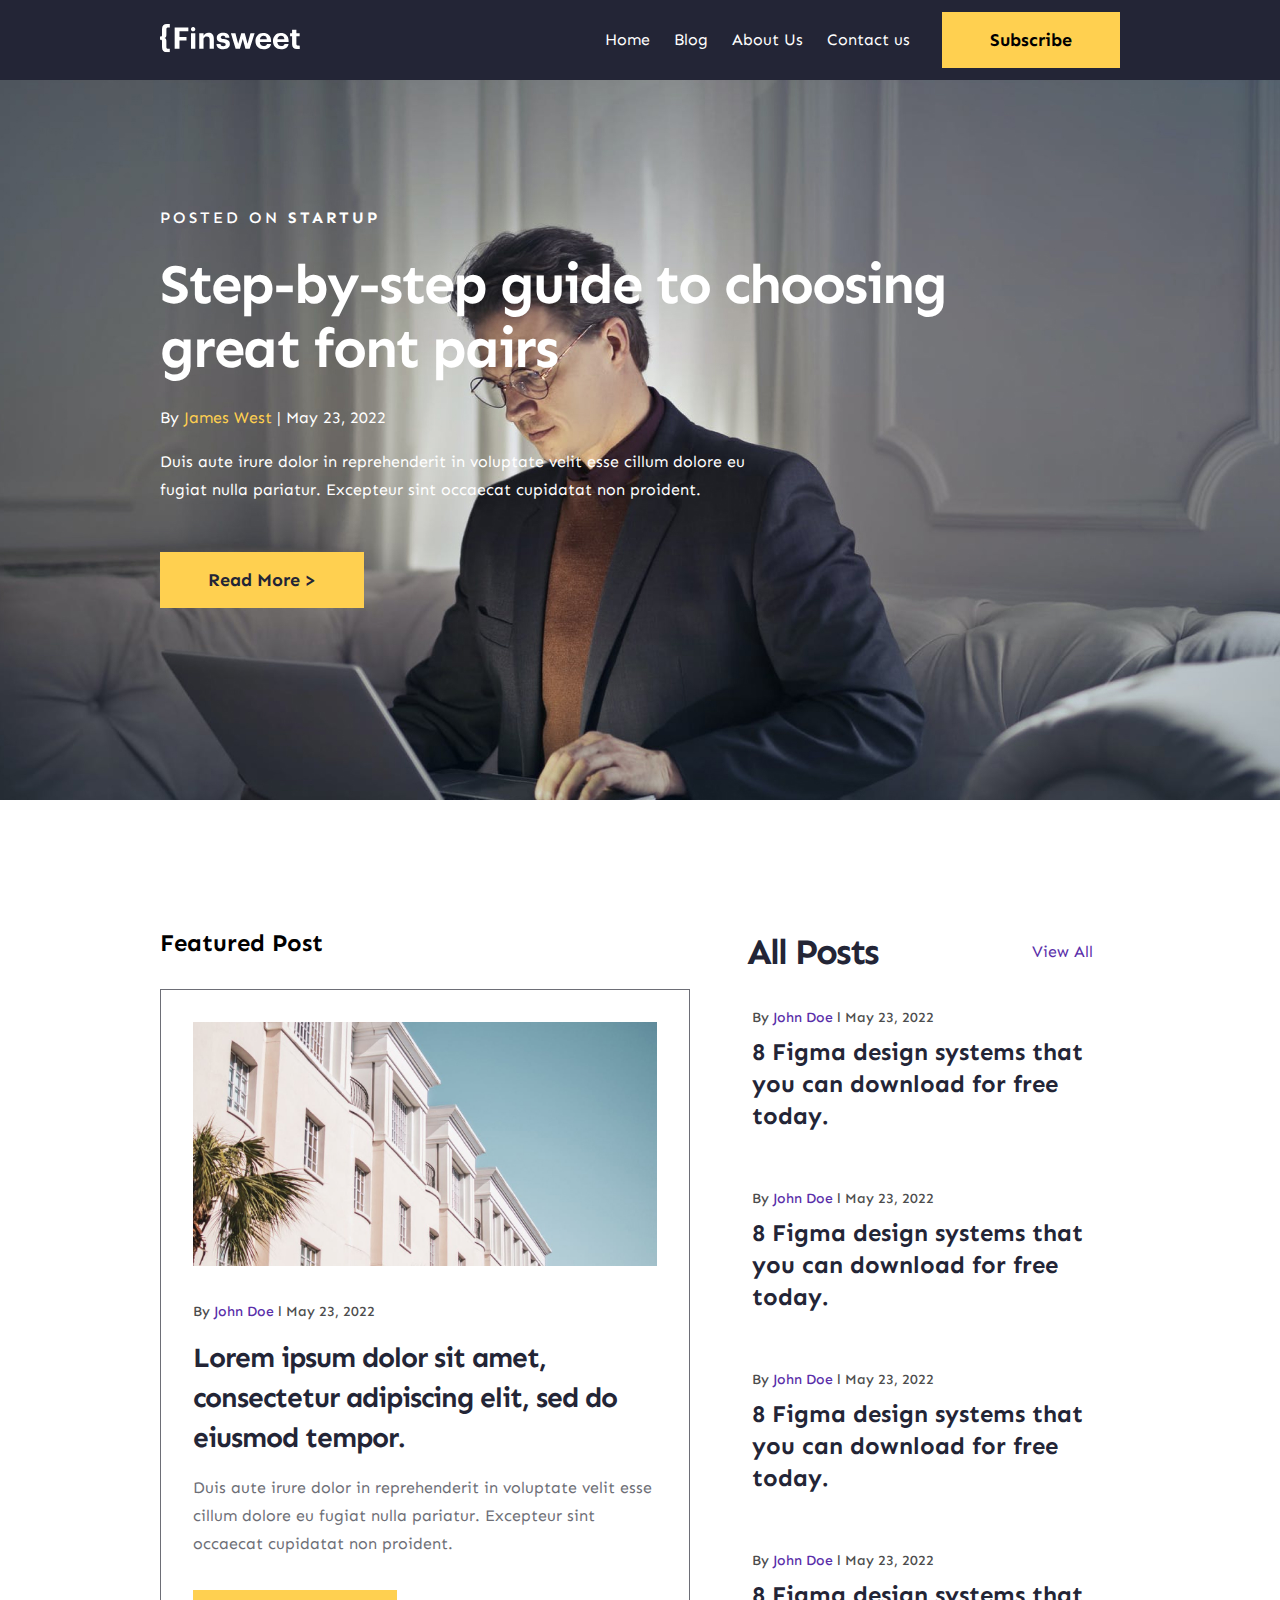
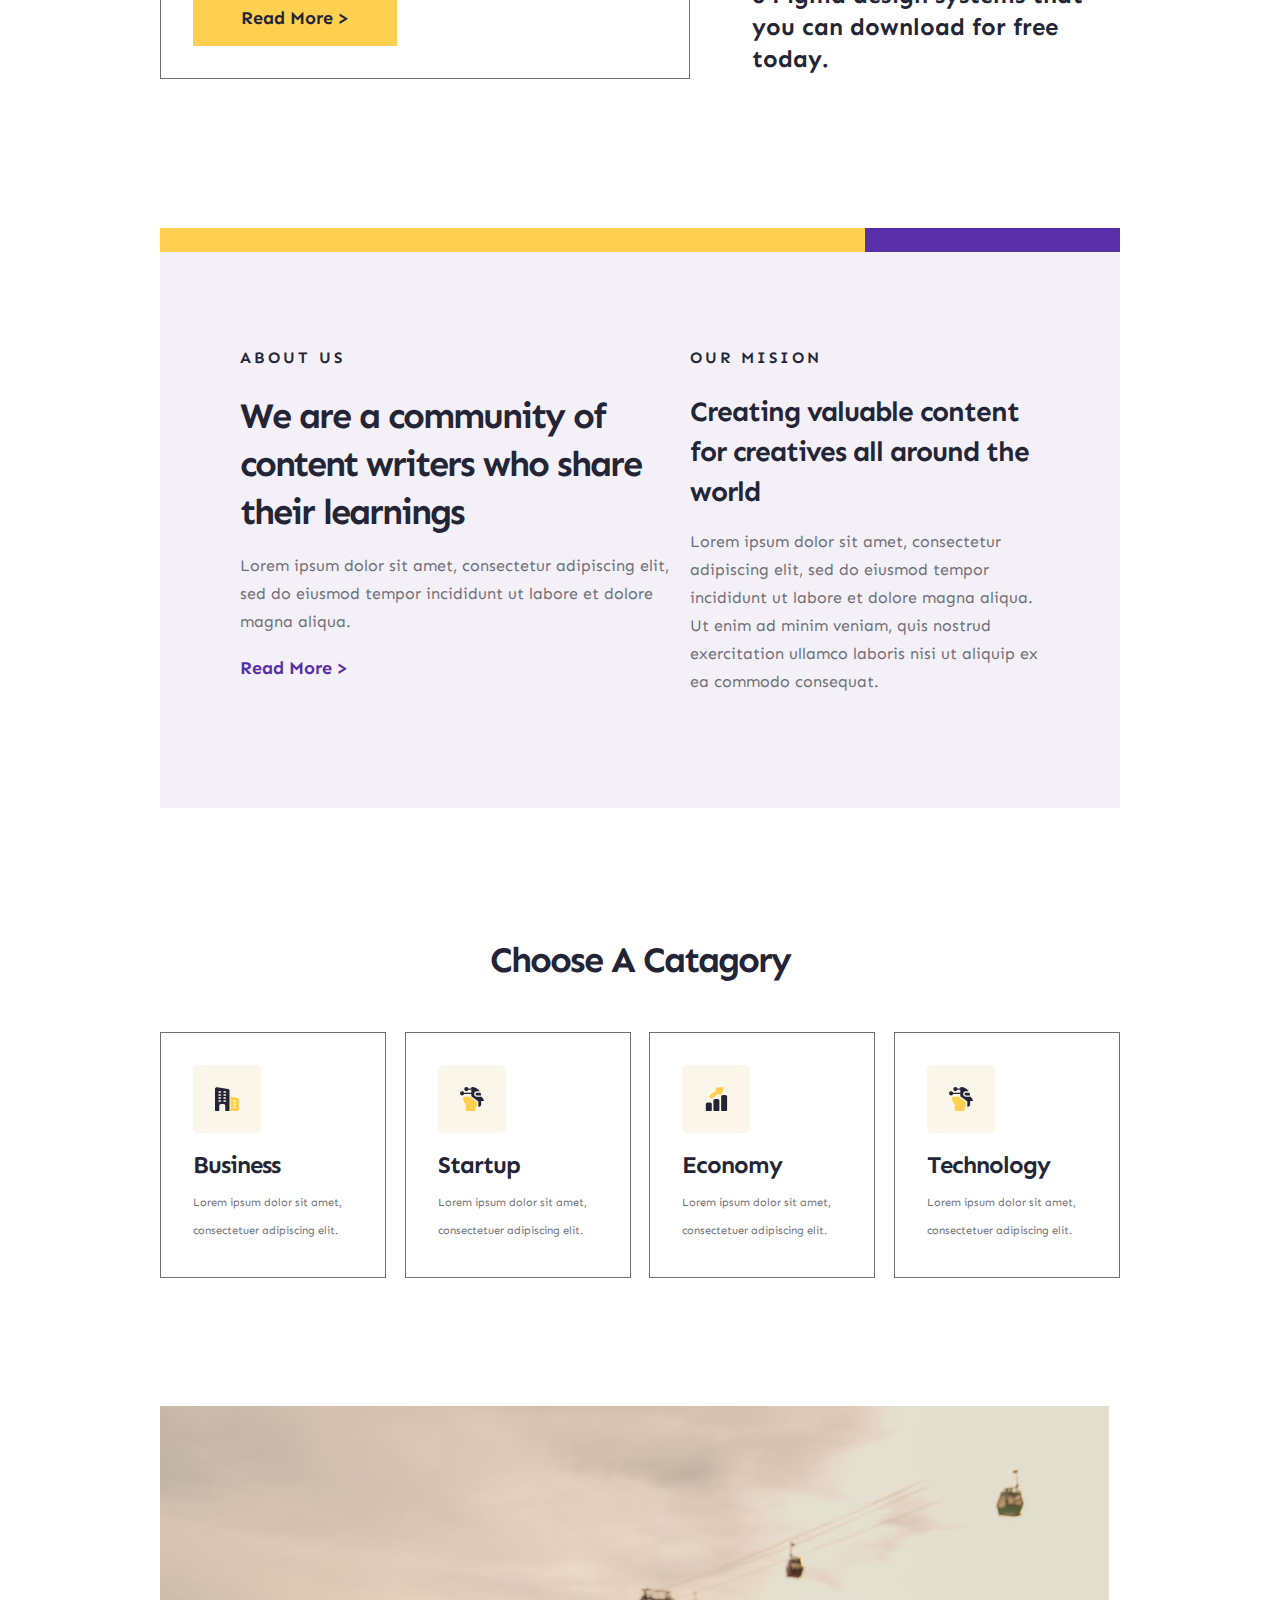
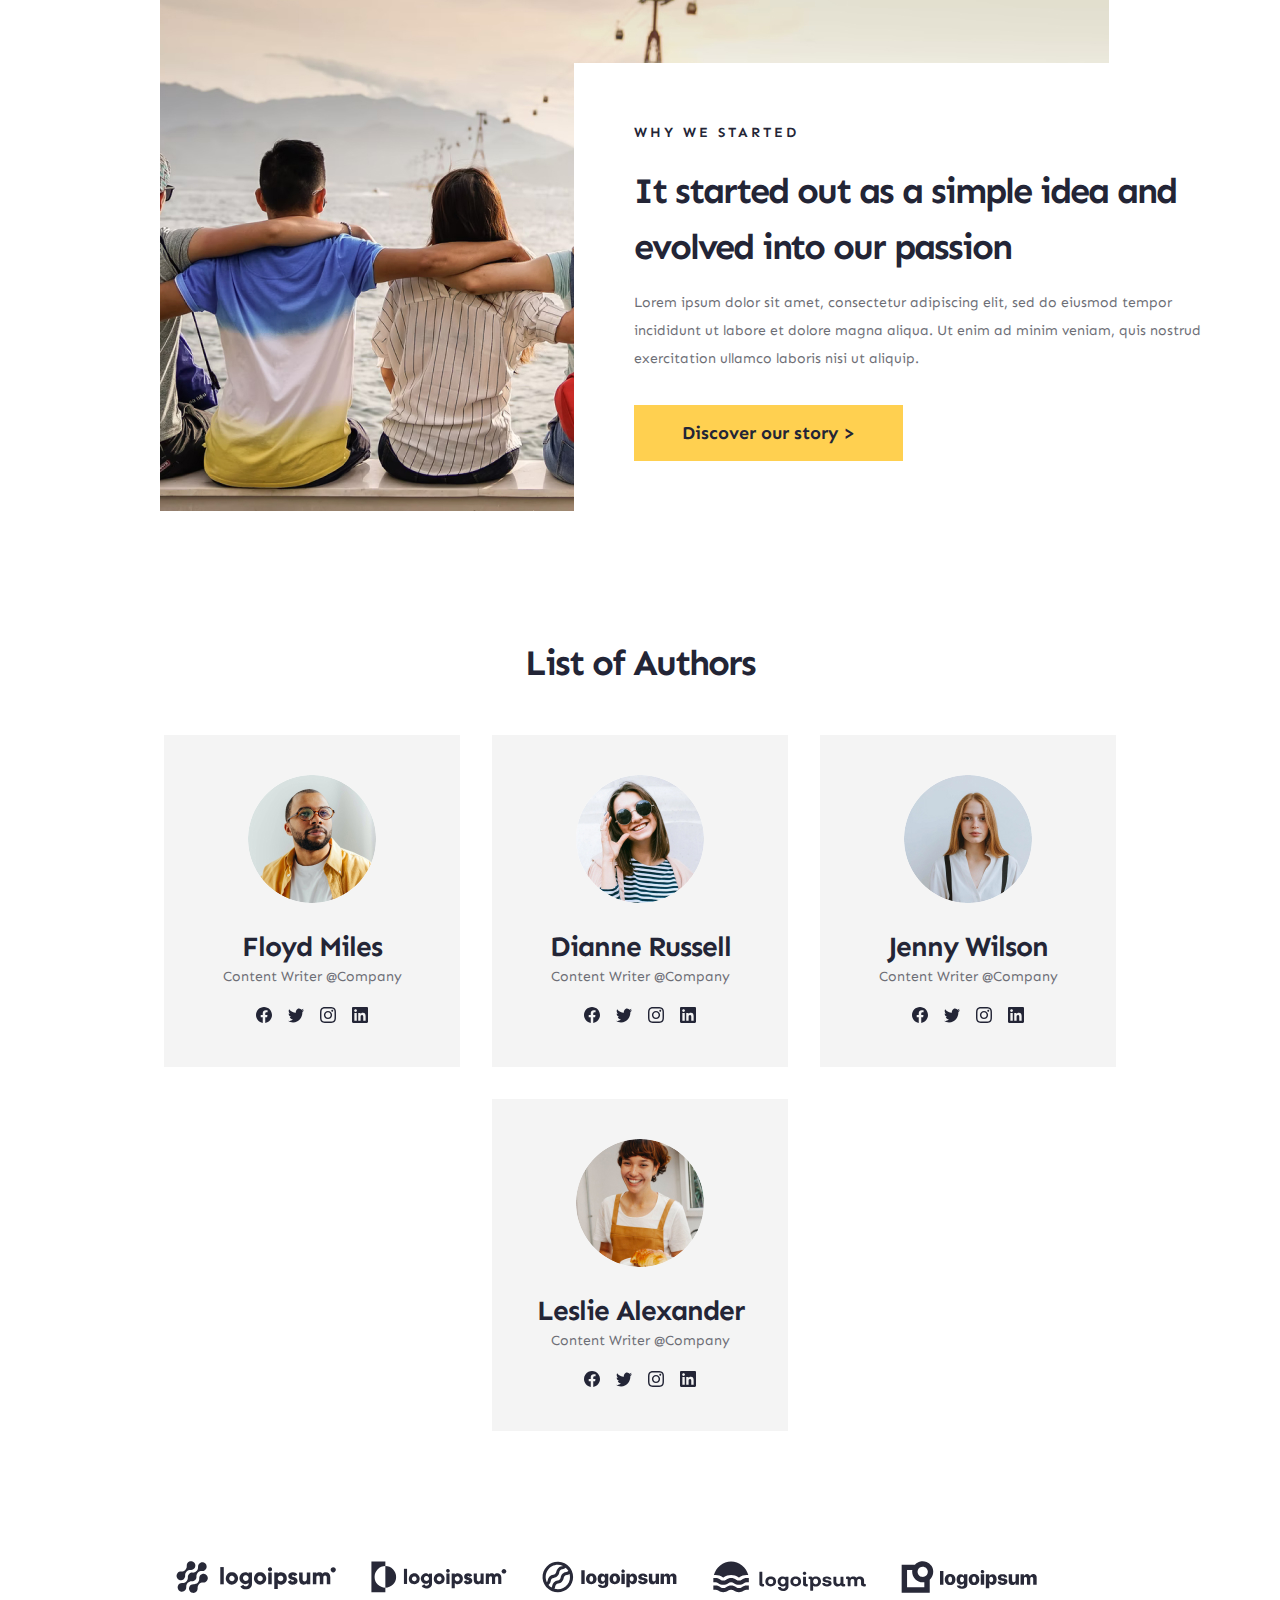
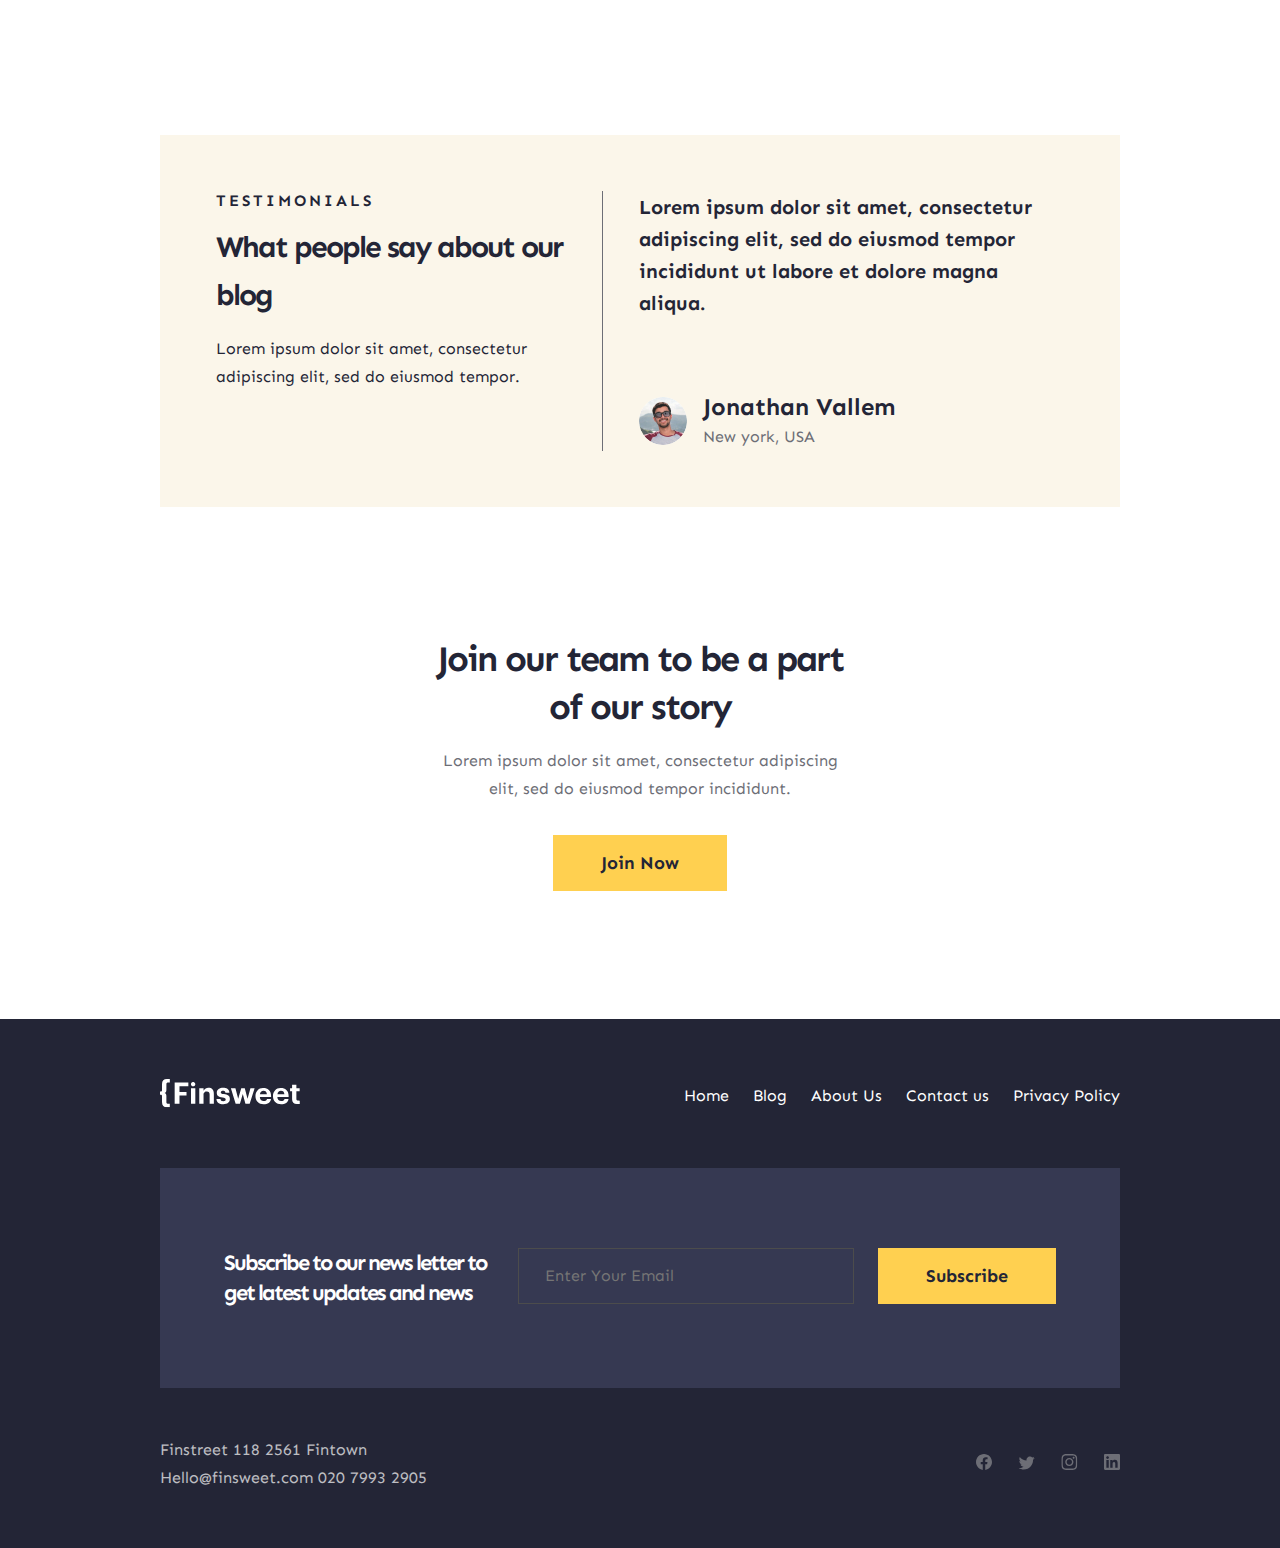
<file: index.html>
<!DOCTYPE html>
<html lang="en">
<head>
    <meta charset="UTF-8">
    <meta http-equiv="X-UA-Compatible" content="IE=edge">
    <meta name="viewport" content="width=device-width, initial-scale=1.0">
    <link rel="preconnect" href="https://fonts.googleapis.com">
    <link rel="preconnect" href="https://fonts.gstatic.com" crossorigin>
    <link href="https://fonts.googleapis.com/css2?family=Sen:wght@400;700;800&display=swap" rel="stylesheet">
    <link rel="stylesheet" href="style.css">
    <title>Home</title>
</head>
<body>
    <header class="header container">
        <div class="header_menu">
            <a href="index.html">
                <img src="img/Logo.svg" alt="Logo">
            </a>
            <nav class="header_menu_nav">
                <a href="index.html">Home</a>
                <a href="blog.html">Blog</a>
                <a href="about.html">About Us</a>
                <a href="contact.html">Contact us</a>
                <button>Subscribe</button>
            </nav>
        </div>
    </header>
    <section class="main container">
        <p class="main_text">Posted on <span>startup</span></p>
        <h1 class="main_h1">Step-by-step guide to choosing great font pairs</h1>
        <p class="main_name">By <span>James West</span>  |  May 23, 2022 </p>
        <p class="main_content">
            Duis aute irure dolor in reprehenderit in voluptate velit esse cillum dolore eu fugiat nulla pariatur. Excepteur sint occaecat cupidatat non proident.
        </p>
        <button class="main_button">
            Read More >
        </button>
    </section>
    <section class="post container">
        <div class="post_left">
            <h2>Featured Post</h2>
            <div class="post_left_content">
                <img src="img/post_left.jpg" alt="img">
                <p class="post_left_content_text">By <span>John Doe</span>   l   May 23, 2022</p>
                <h3>
                    Lorem ipsum dolor sit amet, consectetur adipiscing elit, sed do eiusmod tempor.
                </h3>
                <p class="post_left_content_p">
                    Duis aute irure dolor in reprehenderit in voluptate velit esse cillum dolore eu fugiat nulla pariatur. Excepteur sint occaecat cupidatat non proident.
                </p>
                <button class="post_left_content_btn">Read More ></button>
            </div>
        </div>
        <div class="post_right">
            <div class="post_right_header">
                <h2>All Posts</h2>
                <a href="post.html">View All</a>
            </div>
            <div class="post_right_content">
                <div class="post_right_content_item">
                    <p class="post_right_content_item_p">
                        By <span>John Doe</span>   l   May 23, 2022
                    </p>
                    <a href="#">
                        8 Figma design systems that you can download for free today.
                    </a>
                </div>
                <div class="post_right_content_item">
                    <p class="post_right_content_item_p">
                        By <span>John Doe</span>   l   May 23, 2022
                    </p>
                    <a href="#">
                        8 Figma design systems that you can download for free today.
                    </a>
                </div>
                <div class="post_right_content_item">
                    <p class="post_right_content_item_p">
                        By <span>John Doe</span>   l   May 23, 2022
                    </p>
                    <a href="#">
                        8 Figma design systems that you can download for free today.
                    </a>
                </div>
                <div class="post_right_content_item">
                    <p class="post_right_content_item_p">
                        By <span>John Doe</span>   l   May 23, 2022
                    </p>
                    <a href="#">
                        8 Figma design systems that you can download for free today.
                    </a>
                </div>
            </div>
        </div>
    </section>
    <section class="about container">
        <div class="about_color">
            <div class="about_color_yellow"></div>
            <div class="about_color_violet"></div>
        </div>
        <div class="about_content">
            <div class="about_content_left">
                <p class="about_content_p">ABOUT US</p>
                <h2 class="about_content_h2">
                    We are a community of content writers who share their learnings
                </h2>
                <p class="about_content_text">
                    Lorem ipsum dolor sit amet, consectetur adipiscing elit, sed do eiusmod tempor incididunt ut labore et dolore magna aliqua.
                </p>
                <a class="about_content_link" href="about.html">Read More ></a>
            </div>
            <div class="about_content_right">
                <p class="about_content_p">Our mision</p>
                <h3 class="about_content_h3">
                    Creating valuable content for creatives all around the world
                </h3>
                <p class="about_content_text">
                    Lorem ipsum dolor sit amet, consectetur adipiscing elit, sed do eiusmod tempor incididunt ut labore et dolore magna aliqua. Ut enim ad minim veniam, quis nostrud exercitation ullamco laboris nisi ut aliquip ex ea commodo consequat.
                </p>
            </div>
        </div>
    </section>
    <section class="catagory container">
        <h2 class="catagory_header">Choose A Catagory</h2>
        <div class="catagory_content">
            <div class="catagory_content_item">
                <a href="category.html">
                    <img src="img/Icon_1.svg" alt="icon">
                </a>
                <h3>Business</h3>
                <p>
                    Lorem ipsum dolor sit amet, consectetuer adipiscing elit.
                </p>
            </div>
            <div class="catagory_content_item">
                <a href="category.html">
                    <img src="img/Icon_4.svg" alt="icon">
                </a>
                <h3>Startup</h3>
                <p>
                    Lorem ipsum dolor sit amet, consectetuer adipiscing elit.
                </p>
            </div>
            <div class="catagory_content_item">
                <a href="category.html">
                    <img src="img/Icon_3.svg" alt="icon">
                </a>
                <h3>Economy</h3>
                <p>
                    Lorem ipsum dolor sit amet, consectetuer adipiscing elit.
                </p>
            </div>
            <div class="catagory_content_item">
                <a href="category.html">
                    <img src="img/Icon_4.svg" alt="icon">
                </a>
                <h3>Technology</h3>
                <p>
                    Lorem ipsum dolor sit amet, consectetuer adipiscing elit.
                </p>
            </div>
        </div>
    </section>
    <section class="why container">
        <img src="img/fon_why.jpg" alt="">
        <div class="why_content">
            <p class="why_content_p">Why we started</p>
            <h2 class="why_content_header">
                It started out as a simple idea and evolved into our passion
            </h2>
            <p class="why_content_text">
                Lorem ipsum dolor sit amet, consectetur adipiscing elit, sed do eiusmod tempor incididunt ut labore et dolore magna aliqua. Ut enim ad minim veniam, quis nostrud exercitation ullamco laboris nisi ut aliquip.
            </p>
            <button class="why_content_btn">Discover our story ></button>
        </div>
    </section>
    <section class="author container">
        <h2 class="author_header">List of Authors</h2>
        <div class="author_content">
            <div class="author_content_item">
                <a href="authors.html">
                    <img class="author_content_item_img" src="img/face_1.jpg" alt="">
                </a>
                <h3 class="author_content_item_h3">Floyd Miles</h3>
                <p class="author_content_item_text">Content Writer @Company</p>
                <div class="author_content_item_link">
                    <a href="#"><img src="img/facebook.svg" alt="facebook"></a>
                    <a href="#"><img src="img/twitter.svg" alt="twitter"></a>
                    <a href="#"><img src="img/instagram.svg" alt="instagram"></a>
                    <a href="#"><img src="img/ln.svg" alt="ln"></a>
                </div>
            </div>
            <div class="author_content_item">
                <a href="authors.html">
                    <img class="author_content_item_img" src="img/face_2.jpg" alt="">
                </a>
                <h3 class="author_content_item_h3">Dianne Russell</h3>
                <p class="author_content_item_text">Content Writer @Company</p>
                <div class="author_content_item_link">
                    <a href="#"><img src="img/facebook.svg" alt="facebook"></a>
                    <a href="#"><img src="img/twitter.svg" alt="twitter"></a>
                    <a href="#"><img src="img/instagram.svg" alt="instagram"></a>
                    <a href="#"><img src="img/ln.svg" alt="ln"></a>
                </div>
            </div>
            <div class="author_content_item">
                <a href="authors.html">
                    <img class="author_content_item_img" src="img/face_3.jpg" alt="">
                </a>
                <h3 class="author_content_item_h3">Jenny Wilson</h3>
                <p class="author_content_item_text">Content Writer @Company</p>
                <div class="author_content_item_link">
                    <a href="#"><img src="img/facebook.svg" alt="facebook"></a>
                    <a href="#"><img src="img/twitter.svg" alt="twitter"></a>
                    <a href="#"><img src="img/instagram.svg" alt="instagram"></a>
                    <a href="#"><img src="img/ln.svg" alt="ln"></a>
                </div>
            </div>
            <div class="author_content_item">
                <a href="authors.html">
                    <img class="author_content_item_img" src="img/face_4.jpg" alt="">
                </a>
                <h3 class="author_content_item_h3">Leslie Alexander</h3>
                <p class="author_content_item_text">Content Writer @Company</p>
                <div class="author_content_item_link">
                    <a href="#"><img src="img/facebook.svg" alt="facebook"></a>
                    <a href="#"><img src="img/twitter.svg" alt="twitter"></a>
                    <a href="#"><img src="img/instagram.svg" alt="instagram"></a>
                    <a href="#"><img src="img/ln.svg" alt="ln"></a>
                </div>
            </div>
        </div>
    </section>
    <section class="logos container">
        <div class="logos_blok">
            <a class="logos_blok_first "href="#"><img src="img/logos_4.svg" alt="logo"></a>
            <a href="#"><img src="img/logos_2.svg" alt="logo"></a>
            <a href="#"><img src="img/logos_3.svg" alt="logo"></a>
            <a href="#"><img src="img/logos_4.svg" alt="logo"></a>
            <a href="#"><img src="img/logos_5.svg" alt="logo"></a>
            <a href="#"><img src="img/logos_6.svg" alt="logo"></a>
        <div class="logos_blok">
    </section>
    <section class="review container">
        <div class="review_content">
            <div class="review_left">
                <p class="review_left_p">TESTIMONIALS</p>
                <h2 class="review_left_header">What people say about our blog</h2>
                <p class="review_left_text">
                    Lorem ipsum dolor sit amet, consectetur adipiscing elit, 
                    sed do eiusmod tempor.
                </p>
            </div>
            <div class="review_right">
                <h4 class="review_right_text">
                    Lorem ipsum dolor sit amet, consectetur adipiscing elit, sed do eiusmod tempor incididunt ut labore et dolore magna aliqua.
                </h4>
                <div class="review_right_blok">
                    <img src="img/Profile_picture.jpg" alt="foto">
                    <div class="review_right_blok_name">
                        <h4 class="review_right_blok_name_header">
                            Jonathan Vallem
                        </h4>
                        <p class="review_right_blok_name_text">New york, USA</p>
                    </div>
                </div>
            </div>
        </div>
    </section>
    <section class="join container">
        <h2 class="join_header">Join our team to be a part of our story</h2>
        <p class="join_text">
            Lorem ipsum dolor sit amet, consectetur adipiscing elit, sed do eiusmod tempor incididunt.
        </p>
        <button class="join_btn">Join Now</button>
    </section>
    <footer class="footer container">
        <div class="footer_menu">
            <a href="index.html"><img src="img/Logo.svg" alt="logo"></a>
            <nav class="footer_nav">
                <a href="index.html">Home</a>
                <a href="blog.html">Blog</a>
                <a href="about.html">About Us</a>
                <a href="contact.html">Contact us</a>
                <a href="privacy.html">Privacy Policy</a>
            </nav>
        </div>
        <div class="footer_content">
            <h2 class="footer_content_header">
                Subscribe to our news letter to get latest updates and news
            </h2>
            <form action="#" class="footer_content_form">
                <input class="footer_content_form_input" type="text" placeholder="Enter Your Email">
                <button class="footer_content_form_btn">Subscribe</button>
            </form>
        </div>
        <div class="footer_link">
            <div class="footer_link_text">
                <p>Finstreet 118 2561 Fintown</p>
                <p>Hello@finsweet.com  020 7993 2905</p>
            </div>
            <div class="footer_link_svg">
                <a href="#"><img src="img/footer_f.svg" alt="facebook"></a>
                <a href="#"><img src="img/footer_tw.svg" alt="twitter"></a>
                <a href="#"><img src="img/footer_inst.svg" alt="instagram"></a>
                <a href="#"><img src="img/footer_in.svg" alt="in"></a>
            </div>
        </div>
    </footer>
</body>
</html>
</file>
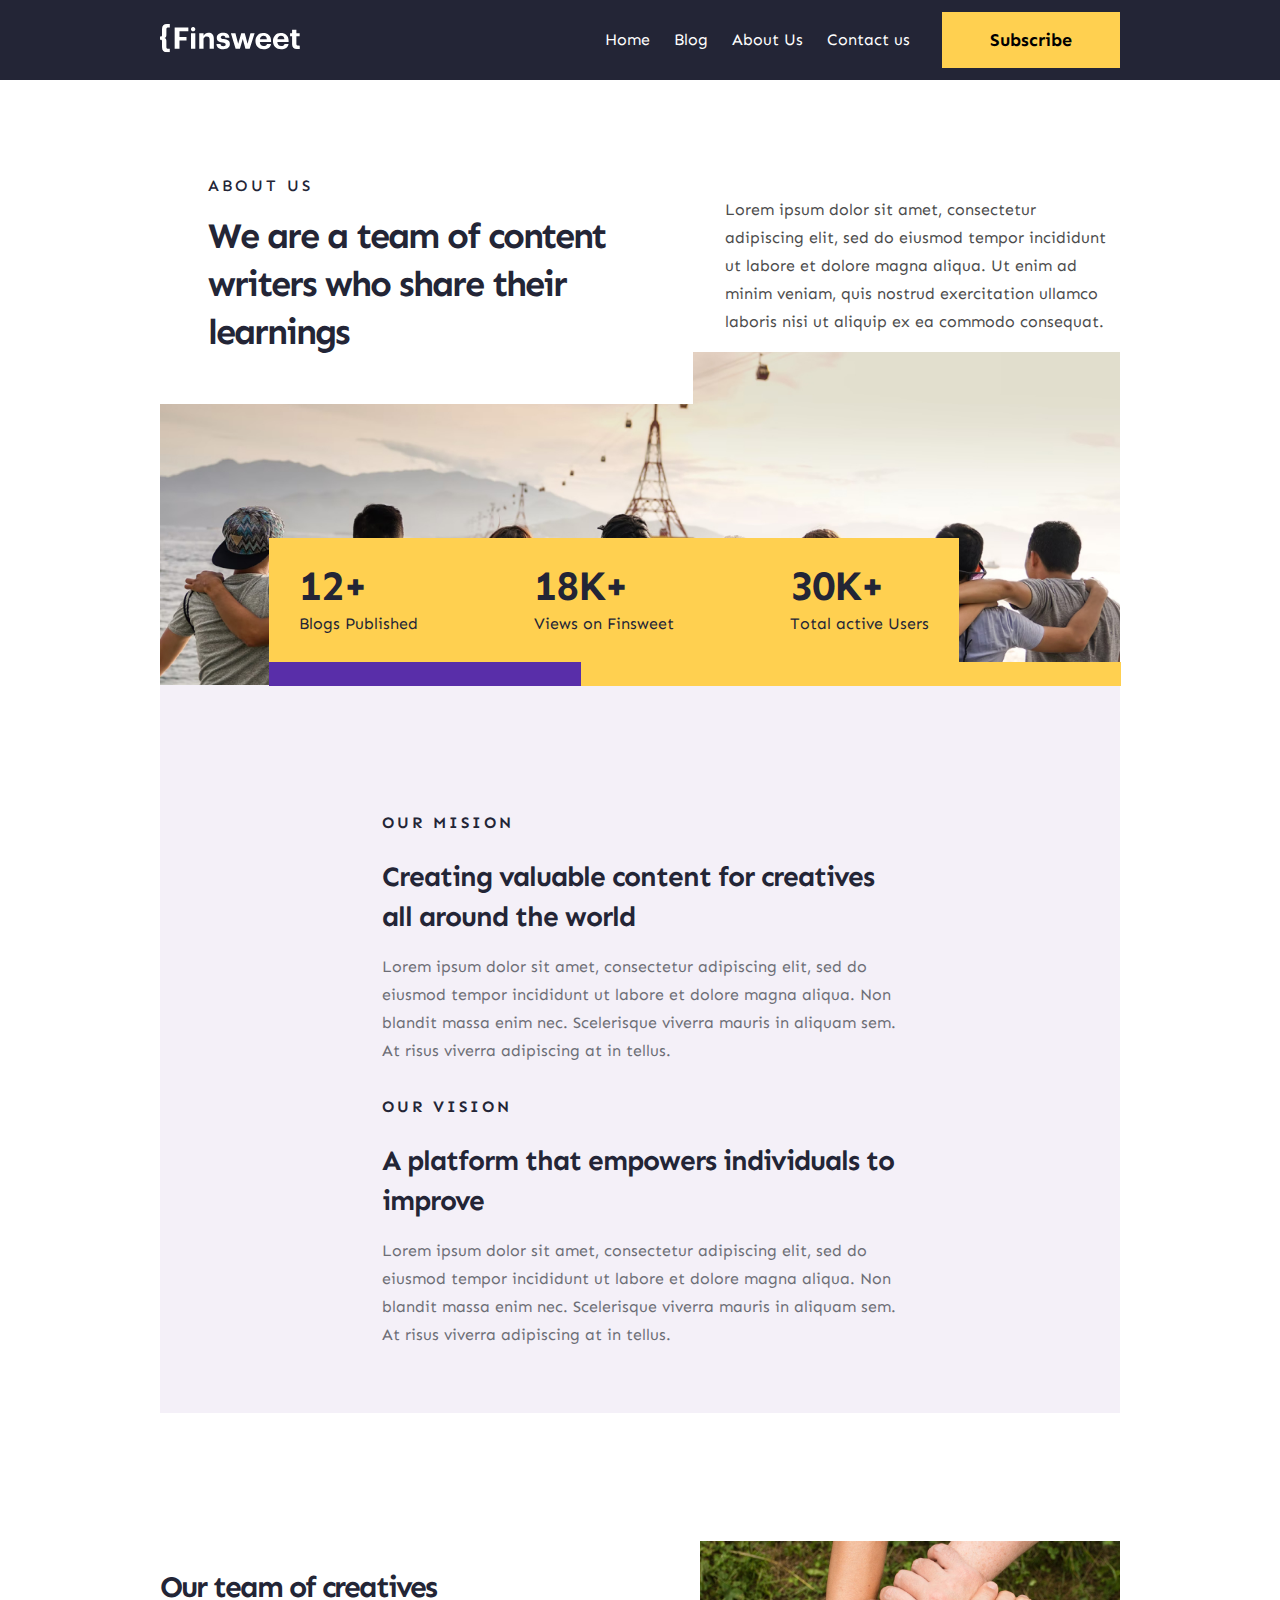
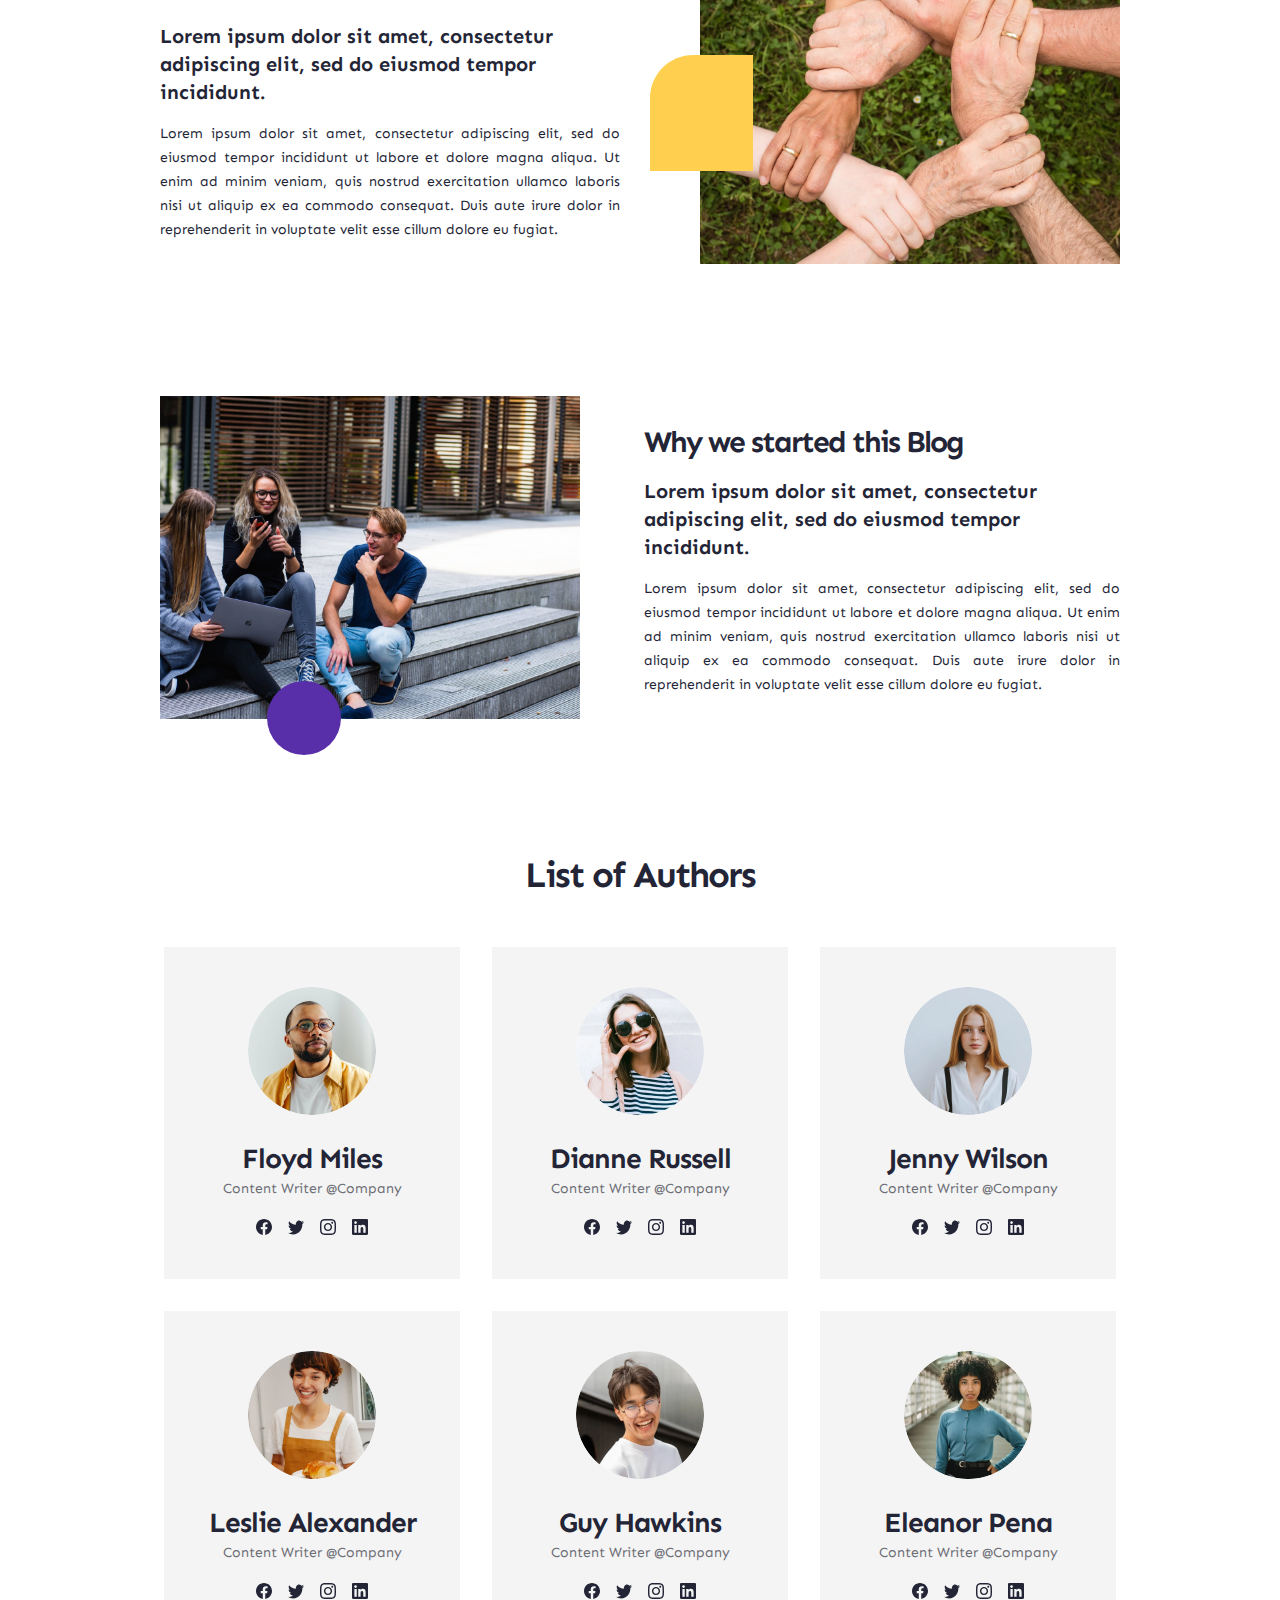
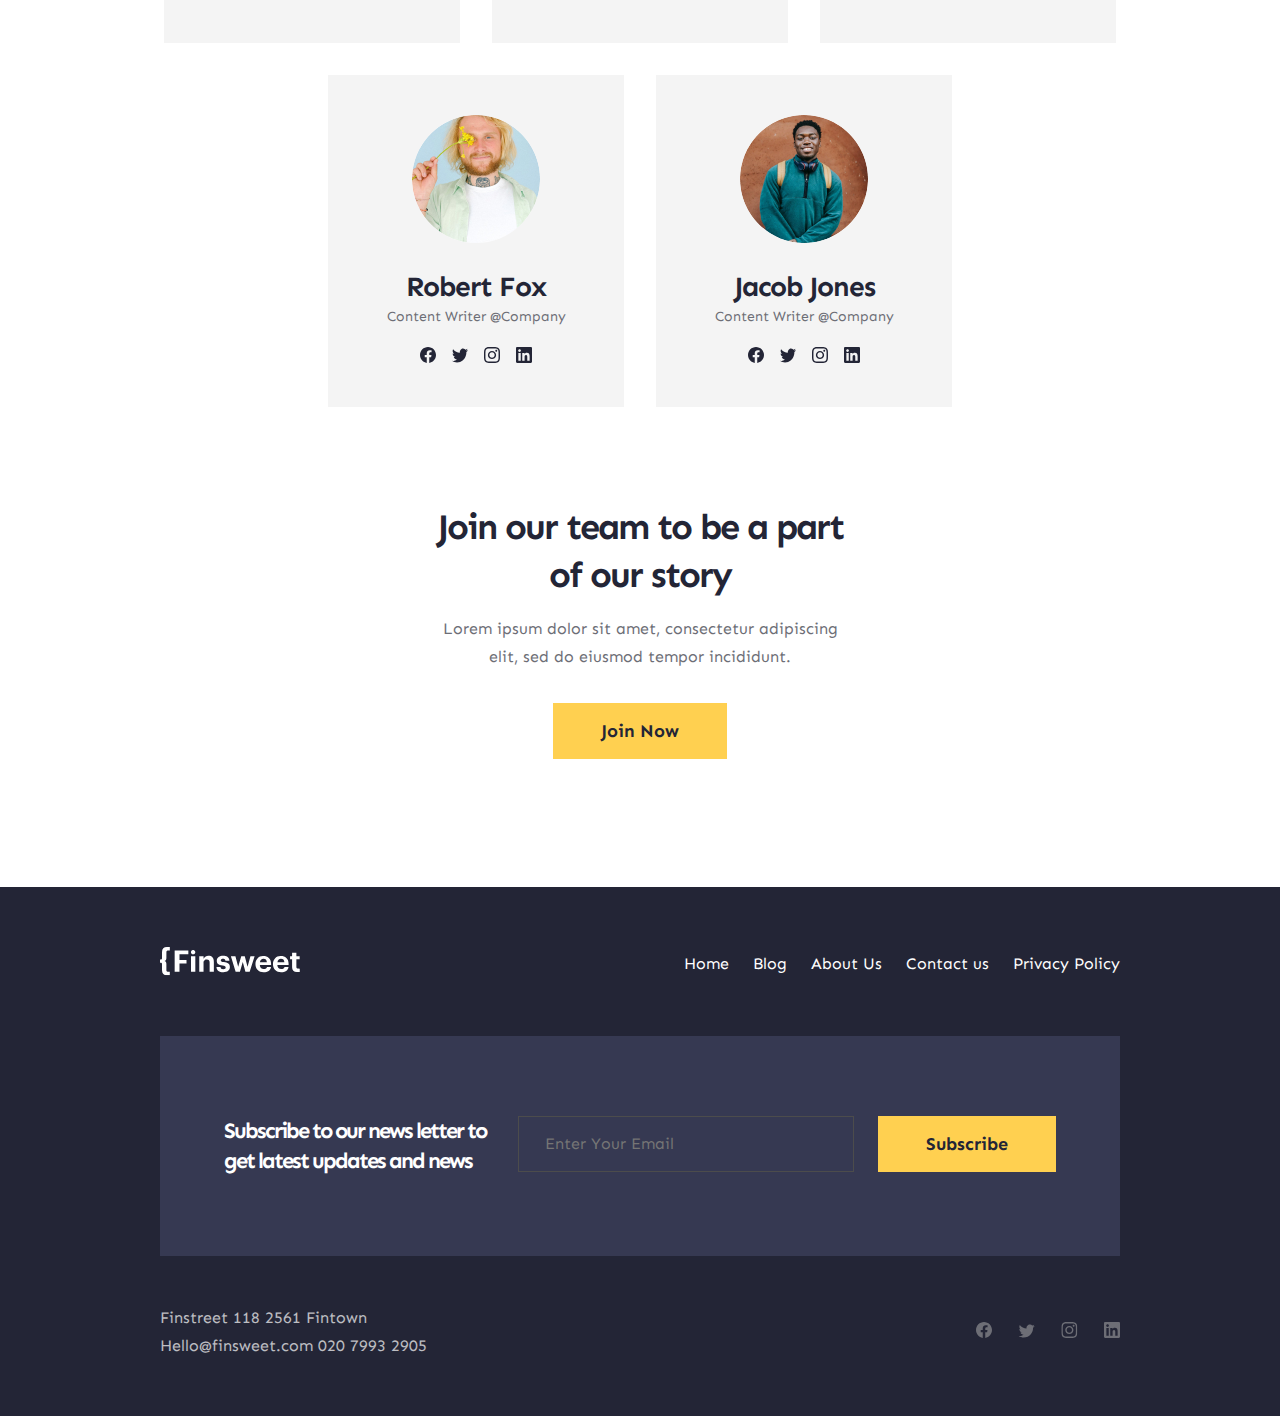
<file: about.html>
<!DOCTYPE html>
<html lang="en">
<head>
    <meta charset="UTF-8">
    <meta http-equiv="X-UA-Compatible" content="IE=edge">
    <meta name="viewport" content="width=device-width, initial-scale=1.0">
    <link href="https://fonts.googleapis.com/css2?family=Sen:wght@400;700;800&display=swap" rel="stylesheet">
    <link rel="stylesheet" href="style.css">
    <title>About Us</title>
</head>
<body>
    <header class="header container">
        <div class="header_menu">
            <a href="index.html">
                <img src="img/Logo.svg" alt="Logo">
            </a>
            <nav class="header_menu_nav">
                <a href="index.html">Home</a>
                <a href="blog.html">Blog</a>
                <a href="about.html">About Us</a>
                <a href="contact.html">Contact us</a>
                <button>Subscribe</button>
            </nav>
        </div>
    </header>
    <section class="aboutus container">
        <div class="aboutus_content">
            <div class="aboutus_content_left">
                <p class="aboutus_content_left_p">ABOUT US</p>
                <h1 class="aboutus_content_left_header">
                    We are a team of content writers who share their learnings
                </h1>
            </div>
            <div class="aboutus_content_right">
                <p class="aboutus_content_right_text">
                    Lorem ipsum dolor sit amet, consectetur adipiscing elit, sed do eiusmod tempor incididunt ut labore et dolore magna aliqua. Ut enim ad minim veniam, quis nostrud exercitation ullamco laboris nisi ut aliquip ex ea commodo consequat.
                </p>
            </div>
        </div>
        <div class="aboutus_fon">
            <img class="aboutus_fon_img" src="img/about_fon.jpg" alt="image">
            <div class="aboutus_fon_blok">
                <div class="aboutus_fon_blok_item">
                    <p class="aboutus_fon_blok_item_number">12+</p>
                    <p class="aboutus_fon_blok_item_text">
                        Blogs Published
                    </p>
                </div>
                <div class="aboutus_fon_blok_item">
                    <p class="aboutus_fon_blok_item_number">18K+</p>
                    <p class="aboutus_fon_blok_item_text">
                        Views on Finsweet
                    </p>
                </div>
                <div class="aboutus_fon_blok_item">
                    <p class="aboutus_fon_blok_item_number">30K+</p>
                    <p class="aboutus_fon_blok_item_text">
                        Total active Users
                    </p>
                </div>
            </div>
            <div class="aboutus_fon_color">
                <div class="aboutus_fon_color_violet"></div>
                <div class="aboutus_fon_color_yellow"></div>
            </div>
        </div>
    </section>
    <section class="mission container">
        <div class="mission_content">
            <div class="mission_content_box">
                <p class="mission_content_box_p">Our mision</p>
                <h3 class="mission_content_box_header">
                    Creating valuable content for creatives all around the world
                </h3>
                <p class="mission_content_box_text">
                    Lorem ipsum dolor sit amet, consectetur adipiscing elit, sed do eiusmod tempor incididunt ut labore et dolore magna aliqua. Non blandit massa enim nec. Scelerisque viverra mauris in aliquam sem. At risus viverra adipiscing at in tellus.
                </p>
            </div>
            <div class="mission_content_box">
                <p class="mission_content_box_p">Our Vision</p>
                <h3 class="mission_content_box_header">
                    A platform that empowers individuals to improve
                </h3>
                <p class="mission_content_box_text">
                    Lorem ipsum dolor sit amet, consectetur adipiscing elit, sed do eiusmod tempor incididunt ut labore et dolore magna aliqua. Non blandit massa enim nec. Scelerisque viverra mauris in aliquam sem. At risus viverra adipiscing at in tellus.
                </p>
            </div>
        </div>
    </section>
    <section class="creatives container">
        <div class="creatives_content">
            <div class="creatives_content_text">
                <h2 class="creatives_content_text_header">
                    Our team of creatives
                </h2>
                <h4 class="creatives_content_text_h4">
                    Lorem ipsum dolor sit amet, consectetur adipiscing elit, sed do eiusmod tempor incididunt.
                </h4>
                <p class="creatives_content_text_p">
                    Lorem ipsum dolor sit amet, consectetur adipiscing elit, sed do eiusmod tempor incididunt ut labore et dolore magna aliqua. Ut enim ad minim veniam, quis nostrud exercitation ullamco laboris nisi ut aliquip ex ea commodo consequat. Duis aute irure dolor in reprehenderit in voluptate velit esse cillum dolore eu fugiat.
                </p>
            </div>
            <div class="creatives_content_foto">
                <img class="creatives_content_foto_foto" src="img/creatives_1.jpg" alt="foto">
                <img class="creatives_content_foto_vector" src="img/shapes.svg" alt="vector">
            </div>
        </div>
        <div class="creatives_content_second">
            <div class="creatives_content_second_foto">
                <img class="creatives_content_second_foto_foto" src="img/creatives_2.jpg" alt="foto">
                <img class="creatives_content_second_foto_vector" src="img/circle.svg" alt="vector">
            </div>
            <div class="creatives_content_second_text">
                <h2 class="creatives_content_second_text_header">
                    Why we started this Blog
                </h2>
                <h4 class="creatives_content_second_text_h4">
                    Lorem ipsum dolor sit amet, consectetur adipiscing elit, sed do eiusmod tempor incididunt.
                </h4>
                <p class="creatives_content_second_text_p">
                    Lorem ipsum dolor sit amet, consectetur adipiscing elit, sed do eiusmod tempor incididunt ut labore et dolore magna aliqua. Ut enim ad minim veniam, quis nostrud exercitation ullamco laboris nisi ut aliquip ex ea commodo consequat. Duis aute irure dolor in reprehenderit in voluptate velit esse cillum dolore eu fugiat.
                </p>
            </div>
        </div>
    </section>
    <section class="author container">
        <h2 class="author_header">List of Authors</h2>
        <div class="author_content">
            <div class="author_content_item">
                <a href="authors.html">
                    <img class="author_content_item_img" src="img/face_1.jpg" alt="">
                </a>
                <h3 class="author_content_item_h3">Floyd Miles</h3>
                <p class="author_content_item_text">Content Writer @Company</p>
                <div class="author_content_item_link">
                    <a href="#"><img src="img/facebook.svg" alt="facebook"></a>
                    <a href="#"><img src="img/twitter.svg" alt="twitter"></a>
                    <a href="#"><img src="img/instagram.svg" alt="instagram"></a>
                    <a href="#"><img src="img/ln.svg" alt="ln"></a>
                </div>
            </div>
            <div class="author_content_item">
                <a href="authors.html">
                    <img class="author_content_item_img" src="img/face_2.jpg" alt="">
                </a>
                <h3 class="author_content_item_h3">Dianne Russell</h3>
                <p class="author_content_item_text">Content Writer @Company</p>
                <div class="author_content_item_link">
                    <a href="#"><img src="img/facebook.svg" alt="facebook"></a>
                    <a href="#"><img src="img/twitter.svg" alt="twitter"></a>
                    <a href="#"><img src="img/instagram.svg" alt="instagram"></a>
                    <a href="#"><img src="img/ln.svg" alt="ln"></a>
                </div>
            </div>
            <div class="author_content_item">
                <a href="authors.html">
                    <img class="author_content_item_img" src="img/face_3.jpg" alt="">
                </a>
                <h3 class="author_content_item_h3">Jenny Wilson</h3>
                <p class="author_content_item_text">Content Writer @Company</p>
                <div class="author_content_item_link">
                    <a href="#"><img src="img/facebook.svg" alt="facebook"></a>
                    <a href="#"><img src="img/twitter.svg" alt="twitter"></a>
                    <a href="#"><img src="img/instagram.svg" alt="instagram"></a>
                    <a href="#"><img src="img/ln.svg" alt="ln"></a>
                </div>
            </div>
            <div class="author_content_item">
                <a href="authors.html">
                    <img class="author_content_item_img" src="img/face_4.jpg" alt="">
                </a>
                <h3 class="author_content_item_h3">Leslie Alexander</h3>
                <p class="author_content_item_text">Content Writer @Company</p>
                <div class="author_content_item_link">
                    <a href="#"><img src="img/facebook.svg" alt="facebook"></a>
                    <a href="#"><img src="img/twitter.svg" alt="twitter"></a>
                    <a href="#"><img src="img/instagram.svg" alt="instagram"></a>
                    <a href="#"><img src="img/ln.svg" alt="ln"></a>
                </div>
            </div>
            <div class="author_content_item">
                <a href="authors.html">
                    <img class="author_content_item_img" src="img/face_5.jpg" alt="">
                </a>
                <h3 class="author_content_item_h3">Guy Hawkins</h3>
                <p class="author_content_item_text">Content Writer @Company</p>
                <div class="author_content_item_link">
                    <a href="#"><img src="img/facebook.svg" alt="facebook"></a>
                    <a href="#"><img src="img/twitter.svg" alt="twitter"></a>
                    <a href="#"><img src="img/instagram.svg" alt="instagram"></a>
                    <a href="#"><img src="img/ln.svg" alt="ln"></a>
                </div>
            </div>
            <div class="author_content_item">
                <a href="authors.html">
                    <img class="author_content_item_img" src="img/face_6.jpg" alt="">
                </a>
                <h3 class="author_content_item_h3">Eleanor Pena</h3>
                <p class="author_content_item_text">Content Writer @Company</p>
                <div class="author_content_item_link">
                    <a href="#"><img src="img/facebook.svg" alt="facebook"></a>
                    <a href="#"><img src="img/twitter.svg" alt="twitter"></a>
                    <a href="#"><img src="img/instagram.svg" alt="instagram"></a>
                    <a href="#"><img src="img/ln.svg" alt="ln"></a>
                </div>
            </div>
            <div class="author_content_item">
                <a href="authors.html">
                    <img class="author_content_item_img" src="img/face_7.jpg" alt="">
                </a>
                <h3 class="author_content_item_h3">Robert Fox</h3>
                <p class="author_content_item_text">Content Writer @Company</p>
                <div class="author_content_item_link">
                    <a href="#"><img src="img/facebook.svg" alt="facebook"></a>
                    <a href="#"><img src="img/twitter.svg" alt="twitter"></a>
                    <a href="#"><img src="img/instagram.svg" alt="instagram"></a>
                    <a href="#"><img src="img/ln.svg" alt="ln"></a>
                </div>
            </div>
            <div class="author_content_item">
                <a href="authors.html">
                    <img class="author_content_item_img" src="img/face_8.jpg" alt="">
                </a>
                <h3 class="author_content_item_h3">Jacob Jones</h3>
                <p class="author_content_item_text">Content Writer @Company</p>
                <div class="author_content_item_link">
                    <a href="#"><img src="img/facebook.svg" alt="facebook"></a>
                    <a href="#"><img src="img/twitter.svg" alt="twitter"></a>
                    <a href="#"><img src="img/instagram.svg" alt="instagram"></a>
                    <a href="#"><img src="img/ln.svg" alt="ln"></a>
                </div>
            </div>
        </div>
    </section>
    <section class="join container">
        <h2 class="join_header">Join our team to be a part of our story</h2>
        <p class="join_text">
            Lorem ipsum dolor sit amet, consectetur adipiscing elit, sed do eiusmod tempor incididunt.
        </p>
        <button class="join_btn">Join Now</button>
    </section>
    <footer class="footer container">
        <div class="footer_menu">
            <a href="index.html"><img src="img/Logo.svg" alt="logo"></a>
            <nav class="footer_nav">
                <a href="index.html">Home</a>
                <a href="blog.html">Blog</a>
                <a href="about.html">About Us</a>
                <a href="contact.html">Contact us</a>
                <a href="privacy.html">Privacy Policy</a>
            </nav>
        </div>
        <div class="footer_content">
            <h2 class="footer_content_header">
                Subscribe to our news letter to get latest updates and news
            </h2>
            <form action="#" class="footer_content_form">
                <input class="footer_content_form_input" type="text" placeholder="Enter Your Email">
                <button class="footer_content_form_btn">Subscribe</button>
            </form>
        </div>
        <div class="footer_link">
            <div class="footer_link_text">
                <p>Finstreet 118 2561 Fintown</p>
                <p>Hello@finsweet.com  020 7993 2905</p>
            </div>
            <div class="footer_link_svg">
                <a href="#"><img src="img/footer_f.svg" alt="facebook"></a>
                <a href="#"><img src="img/footer_tw.svg" alt="twitter"></a>
                <a href="#"><img src="img/footer_inst.svg" alt="instagram"></a>
                <a href="#"><img src="img/footer_in.svg" alt="in"></a>
            </div>
        </div>
    </footer>
</body>
</html>
</file>
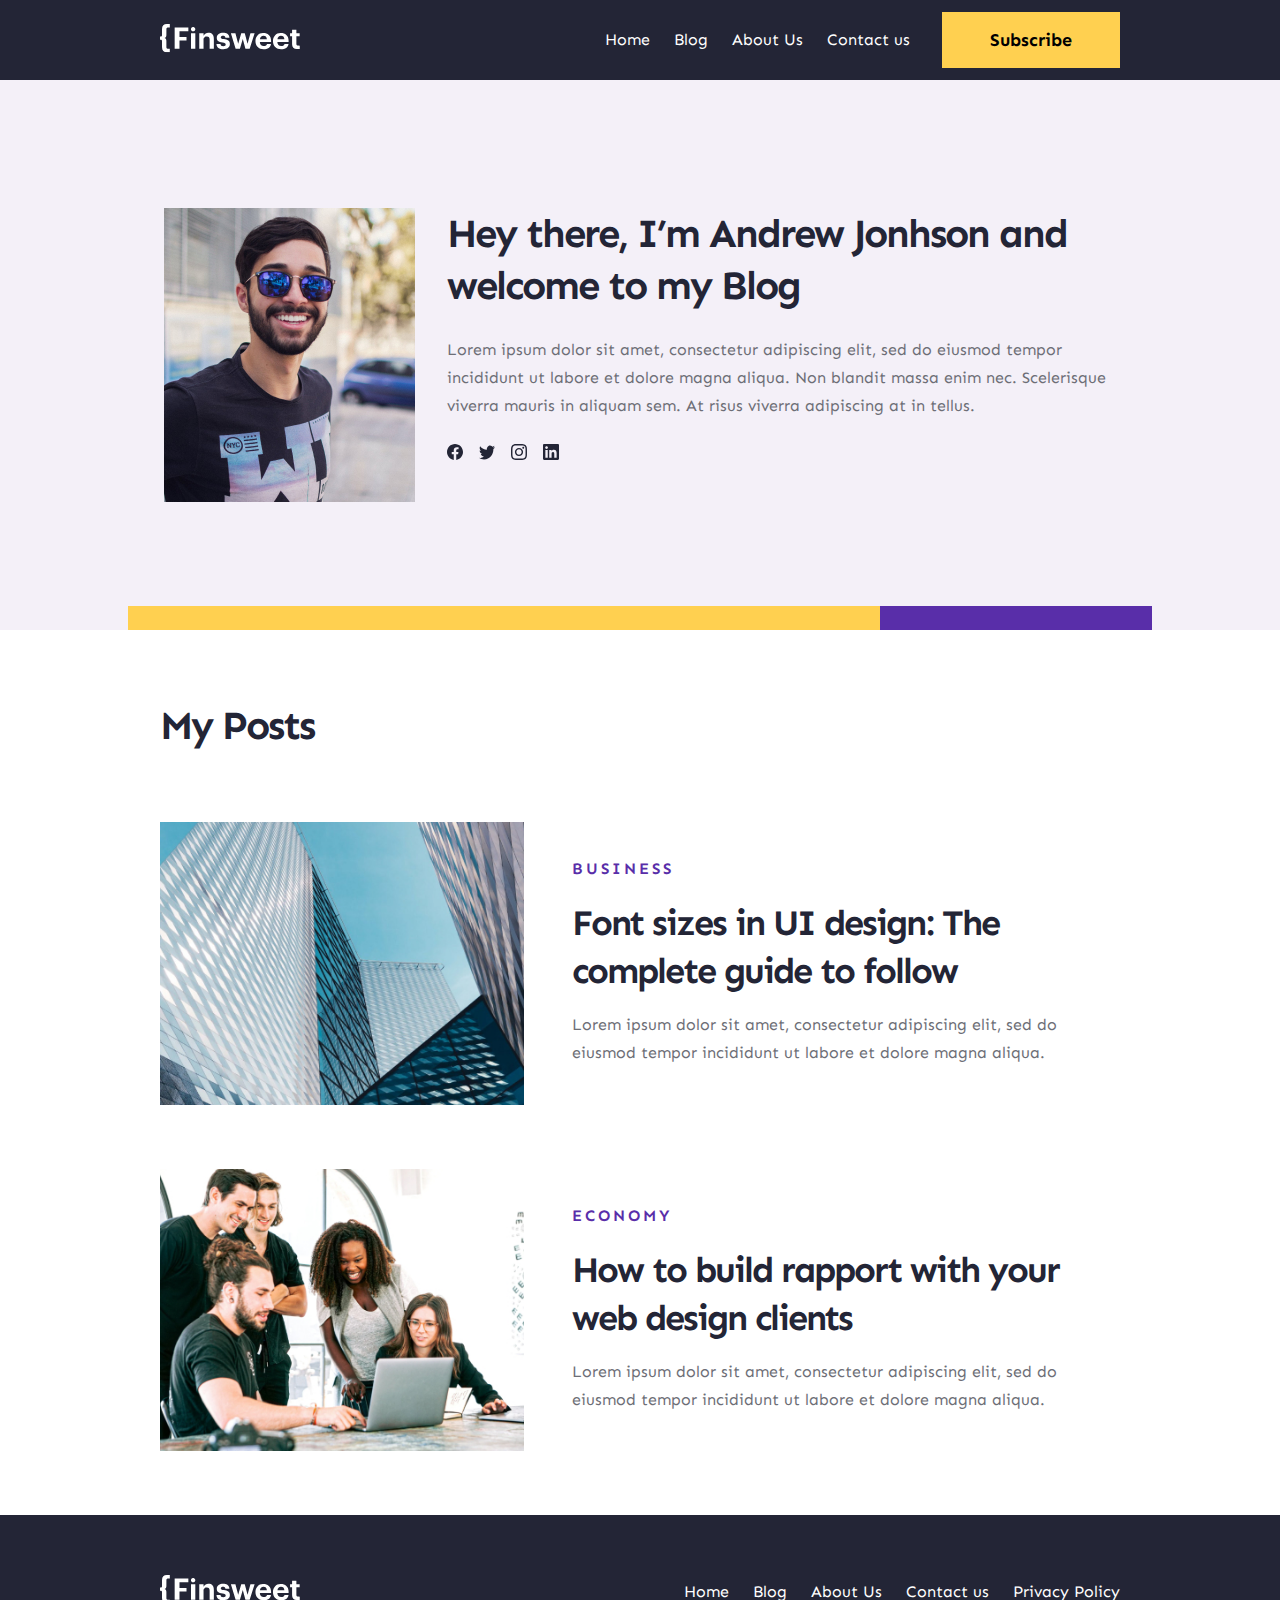
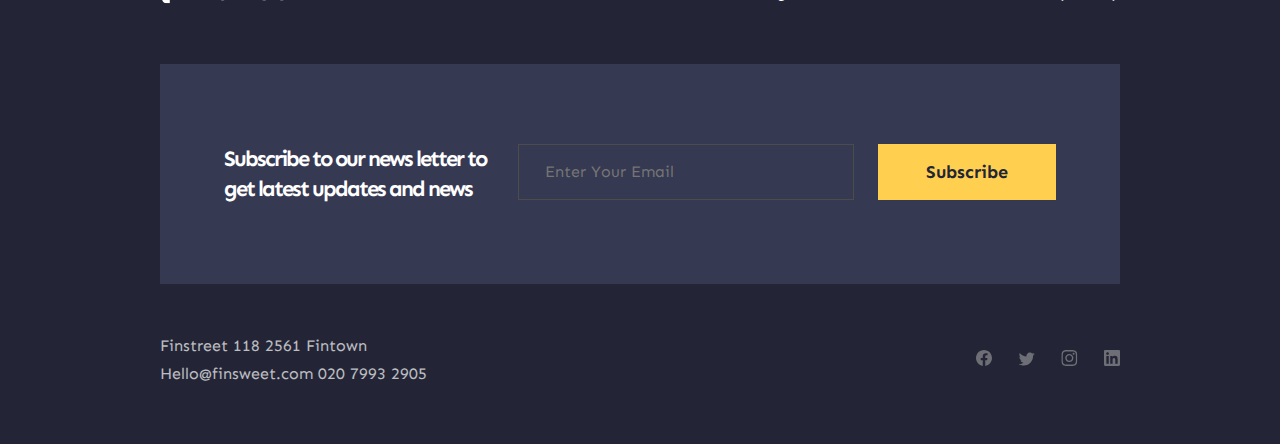
<file: authors.html>
<!DOCTYPE html>
<html lang="en">
<head>
    <meta charset="UTF-8">
    <meta http-equiv="X-UA-Compatible" content="IE=edge">
    <meta name="viewport" content="width=device-width, initial-scale=1.0">
    <link href="https://fonts.googleapis.com/css2?family=Sen:wght@400;700;800&display=swap" rel="stylesheet">
    <link rel="stylesheet" href="style.css">
    <title>Authors</title>
</head>
<body>
    <header class="header container">
        <div class="header_menu">
            <a href="index.html">
                <img src="img/Logo.svg" alt="Logo">
            </a>
            <nav class="header_menu_nav">
                <a href="index.html">Home</a>
                <a href="blog.html">Blog</a>
                <a href="about.html">About Us</a>
                <a href="contact.html">Contact us</a>
                <button>Subscribe</button>
            </nav>
        </div>
    </header>
    <section class="andrew container">
        <div class="andrew_blok">
            <img src="img/auhors.jpg" alt="foto">
            <div class="andrew_blok_content">
                <h1 class="andrew_blok_content_header">
                    Hey there, I’m Andrew Jonhson and welcome to my Blog
                </h1>
                <p class="andrew_blok_content_text">
                    Lorem ipsum dolor sit amet, consectetur adipiscing elit, sed do eiusmod tempor incididunt ut labore et dolore magna aliqua. Non blandit massa enim nec. Scelerisque viverra mauris in aliquam sem. At risus viverra adipiscing at in tellus.
                </p>
                <div class="andrew_blok_content_links">
                    <a href="#">
                        <img src="img/facebook.svg" alt="facebook">
                    </a>
                    <a href="#">
                        <img src="img/twitter.svg" alt="twitter">
                    </a>
                    <a href="#">
                        <img src="img/instagram.svg" alt="instagram">
                    </a>
                    <a href="#">
                        <img src="img/ln.svg" alt="ln">
                    </a>
                </div>
            </div>
        </div>
        <div class="andrew_colors">
            <div class="andrew_colors_yellow"></div>
            <div class="andrew_colors_violet"></div>
        </div>
    </section>
    <section class="mypost container">
        <h2 class="mypost_header">My Posts</h2>
        <div class="mypost_blok">
            <div class="mypost_blok_content">
                <img src="img/mypost_1.jpg" alt="foto">
                <div class="mypost_blok_content_text">
                    <p class="mypost_blok_content_text_span">BUSINESS</p>
                    <h3 class="mypost_blok_content_text_header">
                        Font sizes in UI design: The complete guide to follow
                    </h3>
                    <p class="mypost_blok_content_text_p">
                        Lorem ipsum dolor sit amet, consectetur adipiscing elit, sed do eiusmod tempor incididunt ut labore et dolore magna aliqua.
                    </p>
                </div>
            </div>
            <div class="mypost_blok_content">
                <img src="img/mypost_2.jpg" alt="foto">
                <div class="mypost_blok_content_text">
                    <p class="mypost_blok_content_text_span">ECONOMY</p>
                    <h3 class="mypost_blok_content_text_header">
                        How to build rapport with your web design clients
                    </h3>
                    <p class="mypost_blok_content_text_p">
                        Lorem ipsum dolor sit amet, consectetur adipiscing elit, sed do eiusmod tempor incididunt ut labore et dolore magna aliqua.
                    </p>
                </div>
            </div>
        </div>
    </section>
    <footer class="footer container">
        <div class="footer_menu">
            <a href="index.html"><img src="img/Logo.svg" alt="logo"></a>
            <nav class="footer_nav">
                <a href="index.html">Home</a>
                <a href="blog.html">Blog</a>
                <a href="about.html">About Us</a>
                <a href="contact.html">Contact us</a>
                <a href="privacy.html">Privacy Policy</a>
            </nav>
        </div>
        <div class="footer_content">
            <h2 class="footer_content_header">
                Subscribe to our news letter to get latest updates and news
            </h2>
            <form action="#" class="footer_content_form">
                <input class="footer_content_form_input" type="text" placeholder="Enter Your Email">
                <button class="footer_content_form_btn">Subscribe</button>
            </form>
        </div>
        <div class="footer_link">
            <div class="footer_link_text">
                <p>Finstreet 118 2561 Fintown</p>
                <p>Hello@finsweet.com  020 7993 2905</p>
            </div>
            <div class="footer_link_svg">
                <a href="#"><img src="img/footer_f.svg" alt="facebook"></a>
                <a href="#"><img src="img/footer_tw.svg" alt="twitter"></a>
                <a href="#"><img src="img/footer_inst.svg" alt="instagram"></a>
                <a href="#"><img src="img/footer_in.svg" alt="in"></a>
            </div>
        </div>
    </footer>   
</body>
</html>
</file>
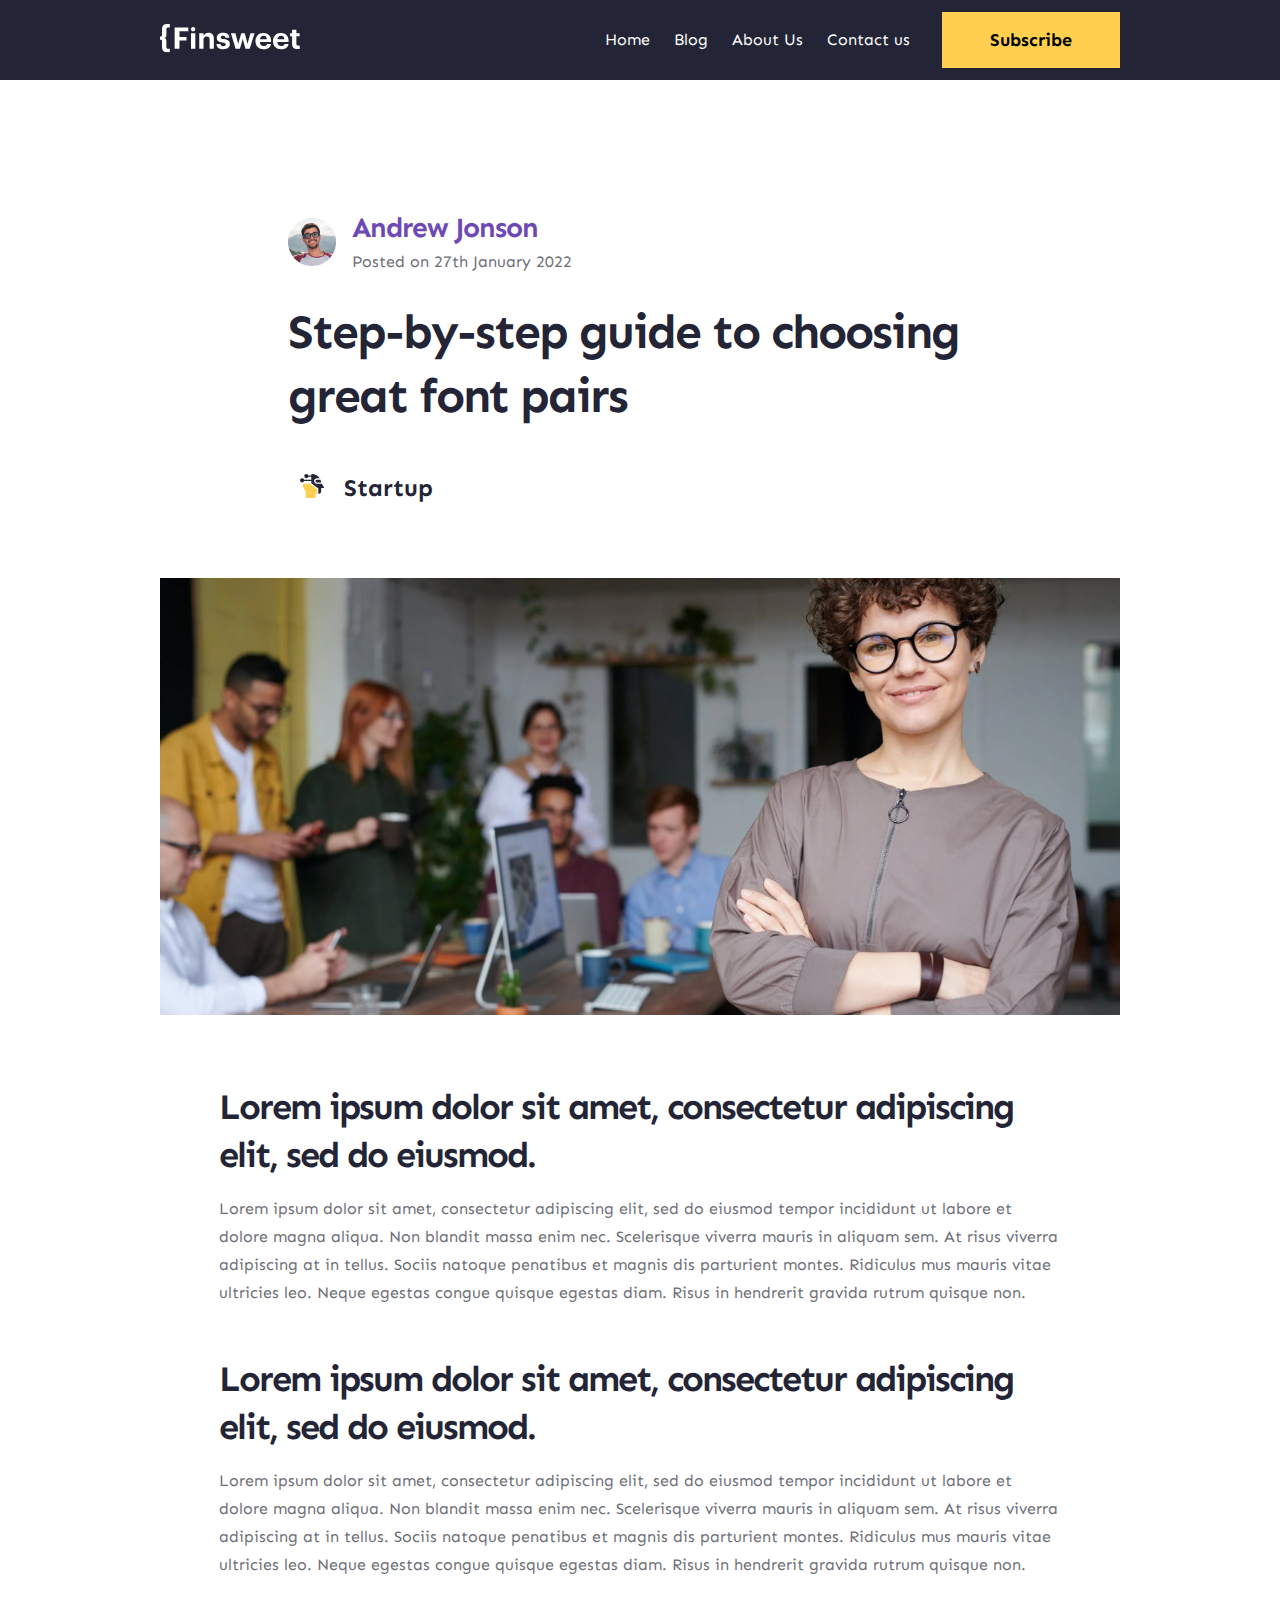
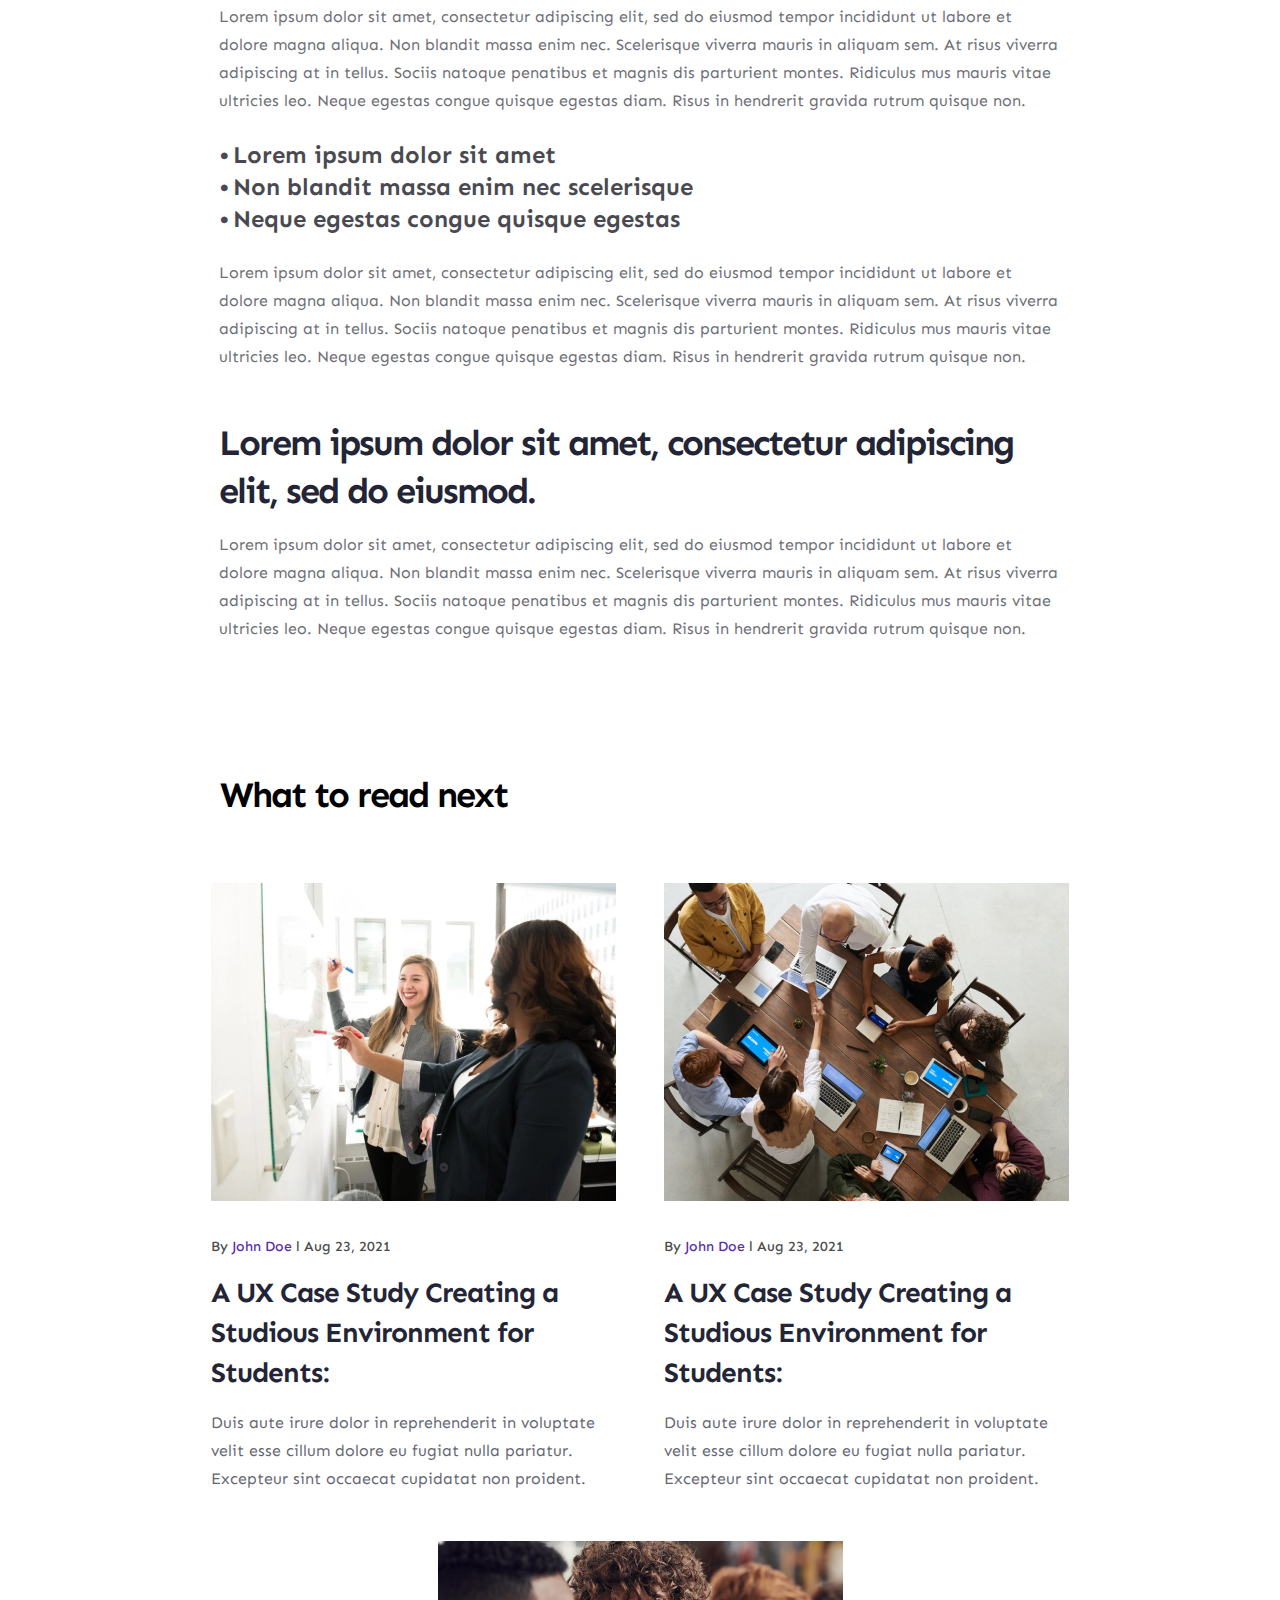
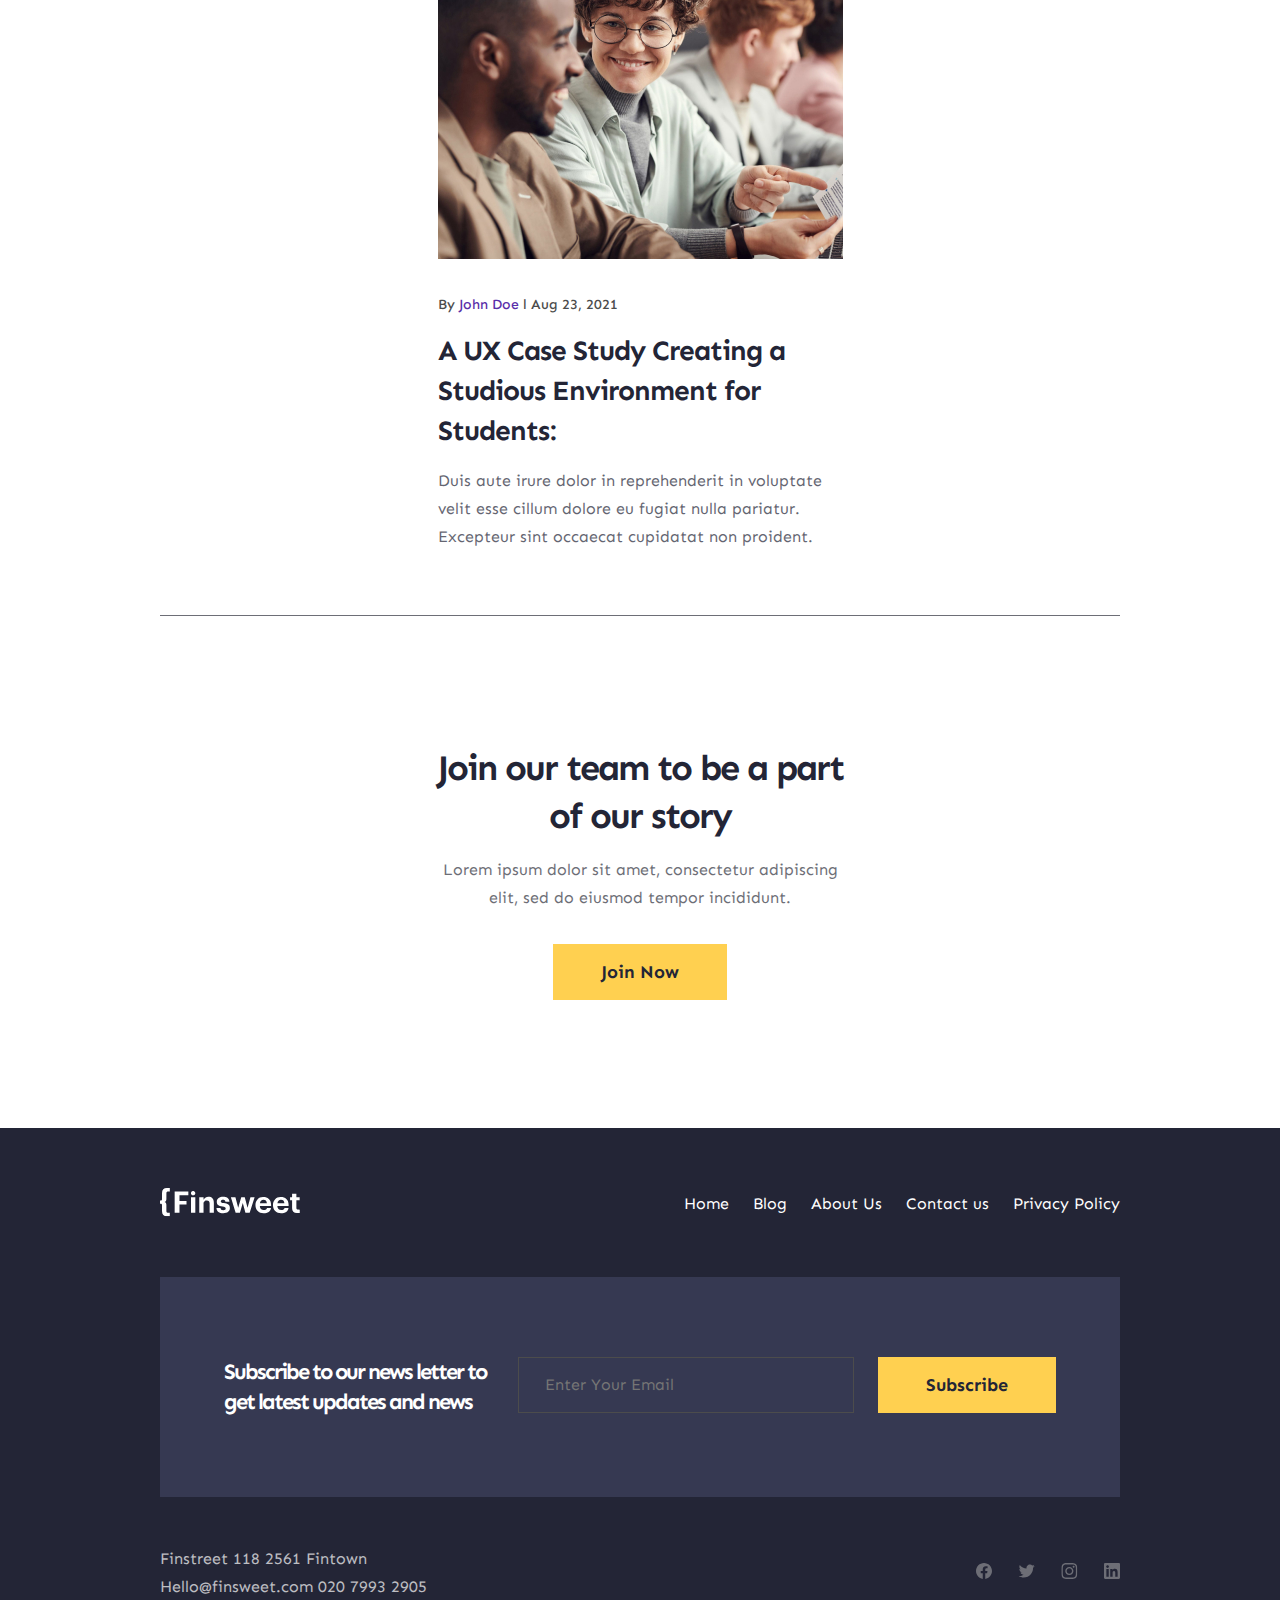
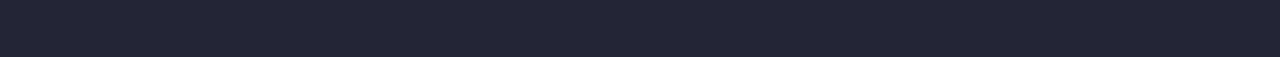
<file: blog.html>
<!DOCTYPE html>
<html lang="en">
<head>
    <meta charset="UTF-8">
    <meta http-equiv="X-UA-Compatible" content="IE=edge">
    <meta name="viewport" content="width=device-width, initial-scale=1.0">
    <link rel="preconnect" href="https://fonts.googleapis.com">
    <link rel="preconnect" href="https://fonts.gstatic.com" crossorigin>
    <link href="https://fonts.googleapis.com/css2?family=Sen:wght@400;700;800&display=swap" rel="stylesheet">
    <link rel="stylesheet" href="style.css">
    <title>Blog</title>
</head>
<body>
    <header class="header container">
        <div class="header_menu">
            <a href="index.html">
                <img src="img/Logo.svg" alt="Logo">
            </a>
            <nav class="header_menu_nav">
                <a href="index.html">Home</a>
                <a href="blog.html">Blog</a>
                <a href="about.html">About Us</a>
                <a href="contact.html">Contact us</a>
                <button>Subscribe</button>
            </nav>
        </div>
    </header>
    <section class="startup container">
        <div class="startup_box">
            <div class="startup_main">
            <img src="img/Profile_picture.jpg" alt="foto">
            <div class="startup_main_content">
                <h3 class="startup_main_content_header">Andrew Jonson</h3>
                <p class="startup_main_content_text">Posted on 27th January 2022</p>
            </div>
            </div>
            <h1 class="startup_h1">
                Step-by-step guide to choosing great font pairs
            </h1>
            <div class="startup_icon">
                <a href="#"><img src="img/Icon_4.svg" alt="icon"></a>
                <h4 class="startup_icon_header">Startup</h4>
            </div>
        </div>
        <img class="startup_fon" src="img/Startup_fon.jpg" alt="fon">
    </section>
    <section class="blog container">
        <div class="blog_box">
            <h2 class="blog_h2">
            Lorem ipsum dolor sit amet, consectetur adipiscing elit, sed do eiusmod.
            </h2>
            <p class="blog_text">
            Lorem ipsum dolor sit amet, consectetur adipiscing elit, sed do eiusmod tempor incididunt ut labore et dolore magna aliqua. Non blandit massa enim nec. Scelerisque viverra mauris in aliquam sem. At risus viverra adipiscing at in tellus. Sociis natoque penatibus et magnis dis parturient montes. Ridiculus mus mauris vitae ultricies leo. Neque egestas congue quisque egestas diam. Risus in hendrerit gravida rutrum quisque non.
            </p>
            <h2 class="blog_h2">
            Lorem ipsum dolor sit amet, consectetur adipiscing elit, sed do eiusmod.
            </h2>
            <p class="blog_p">
            Lorem ipsum dolor sit amet, consectetur adipiscing elit, sed do eiusmod tempor incididunt ut labore et dolore magna aliqua. Non blandit massa enim nec. Scelerisque viverra mauris in aliquam sem. At risus viverra adipiscing at in tellus. Sociis natoque penatibus et magnis dis parturient montes. Ridiculus mus mauris vitae ultricies leo. Neque egestas congue quisque egestas diam. Risus in hendrerit gravida rutrum quisque non.
            </p>
            <p class="blog_p">
            Lorem ipsum dolor sit amet, consectetur adipiscing elit, sed do eiusmod tempor incididunt ut labore et dolore magna aliqua. Non blandit massa enim nec. Scelerisque viverra mauris in aliquam sem. At risus viverra adipiscing at in tellus. Sociis natoque penatibus et magnis dis parturient montes. Ridiculus mus mauris vitae ultricies leo. Neque egestas congue quisque egestas diam. Risus in hendrerit gravida rutrum quisque non.
            </p>
            <ul class="blog_ul">
            <li class="blog_ul_li">Lorem ipsum dolor sit amet</li>
            <li class="blog_ul_li">
                Non blandit massa enim nec scelerisque
            </li>
            <li class="blog_ul_li">Neque egestas congue quisque egestas</li>
            </ul>
            <p class="blog_text_2">
            Lorem ipsum dolor sit amet, consectetur adipiscing elit, sed do eiusmod tempor incididunt ut labore et dolore magna aliqua. Non blandit massa enim nec. Scelerisque viverra mauris in aliquam sem. At risus viverra adipiscing at in tellus. Sociis natoque penatibus et magnis dis parturient montes. Ridiculus mus mauris vitae ultricies leo. Neque egestas congue quisque egestas diam. Risus in hendrerit gravida rutrum quisque non.
            </p>
            <h2 class="blog_h2">
            Lorem ipsum dolor sit amet, consectetur adipiscing elit, sed do eiusmod.
            </h2>
            <p class="blog_last">
            Lorem ipsum dolor sit amet, consectetur adipiscing elit, sed do eiusmod tempor incididunt ut labore et dolore magna aliqua. Non blandit massa enim nec. Scelerisque viverra mauris in aliquam sem. At risus viverra adipiscing at in tellus. Sociis natoque penatibus et magnis dis parturient montes. Ridiculus mus mauris vitae ultricies leo. Neque egestas congue quisque egestas diam. Risus in hendrerit gravida rutrum quisque non.
            </p>
        </div>
    </section>
    <section class="readnext container">
        <h2 class="readnext_header">What to read next</h2>
        <div class="readnext_blok">
            <div class="readnext_blok_content">
                <img src="img/read_1.svg" alt="foto">
                <p class="readnext_blok_content_name">
                    By <span> John Doe </span>  l   Aug 23, 2021 
                </p>
                <h3 class="readnext_blok_content_h3">
                    A UX Case Study Creating a Studious Environment for Students: 
                </h3>
                <p class="readnext_blok_content_text">
                    Duis aute irure dolor in reprehenderit in voluptate velit esse cillum dolore eu fugiat nulla pariatur. Excepteur sint occaecat cupidatat non proident.
                </p>
            </div>
            <div class="readnext_blok_content">
                <img src="img/read_2.jpg" alt="foto">
                <p class="readnext_blok_content_name">
                    By <span> John Doe </span>  l   Aug 23, 2021 
                </p>
                <h3 class="readnext_blok_content_h3">
                    A UX Case Study Creating a Studious Environment for Students: 
                </h3>
                <p class="readnext_blok_content_text">
                    Duis aute irure dolor in reprehenderit in voluptate velit esse cillum dolore eu fugiat nulla pariatur. Excepteur sint occaecat cupidatat non proident.
                </p>
            </div>
            <div class="readnext_blok_content">
                <img src="img/read_3.jpg" alt="foto">
                <p class="readnext_blok_content_name">
                    By <span> John Doe </span>  l   Aug 23, 2021 
                </p>
                <h3 class="readnext_blok_content_h3">
                    A UX Case Study Creating a Studious Environment for Students: 
                </h3>
                <p class="readnext_blok_content_text">
                    Duis aute irure dolor in reprehenderit in voluptate velit esse cillum dolore eu fugiat nulla pariatur. Excepteur sint occaecat cupidatat non proident.
                </p>
            </div>
        </div>
    </section>
    <section class="join container">
        <h2 class="join_header">Join our team to be a part of our story</h2>
        <p class="join_text">
            Lorem ipsum dolor sit amet, consectetur adipiscing elit, sed do eiusmod tempor incididunt.
        </p>
        <button class="join_btn">Join Now</button>
    </section>
    <footer class="footer container">
        <div class="footer_menu">
            <a href="index.html"><img src="img/Logo.svg" alt="logo"></a>
            <nav class="footer_nav">
                <a href="index.html">Home</a>
                <a href="blog.html">Blog</a>
                <a href="about.html">About Us</a>
                <a href="contact.html">Contact us</a>
                <a href="privacy.html">Privacy Policy</a>
            </nav>
        </div>
        <div class="footer_content">
            <h2 class="footer_content_header">
                Subscribe to our news letter to get latest updates and news
            </h2>
            <form action="#" class="footer_content_form">
                <input class="footer_content_form_input" type="text" placeholder="Enter Your Email">
                <button class="footer_content_form_btn">Subscribe</button>
            </form>
        </div>
        <div class="footer_link">
            <div class="footer_link_text">
                <p>Finstreet 118 2561 Fintown</p>
                <p>Hello@finsweet.com  020 7993 2905</p>
            </div>
            <div class="footer_link_svg">
                <a href="#"><img src="img/footer_f.svg" alt="facebook"></a>
                <a href="#"><img src="img/footer_tw.svg" alt="twitter"></a>
                <a href="#"><img src="img/footer_inst.svg" alt="instagram"></a>
                <a href="#"><img src="img/footer_in.svg" alt="in"></a>
            </div>
        </div>
    </footer>
</body>
</html>
</file>
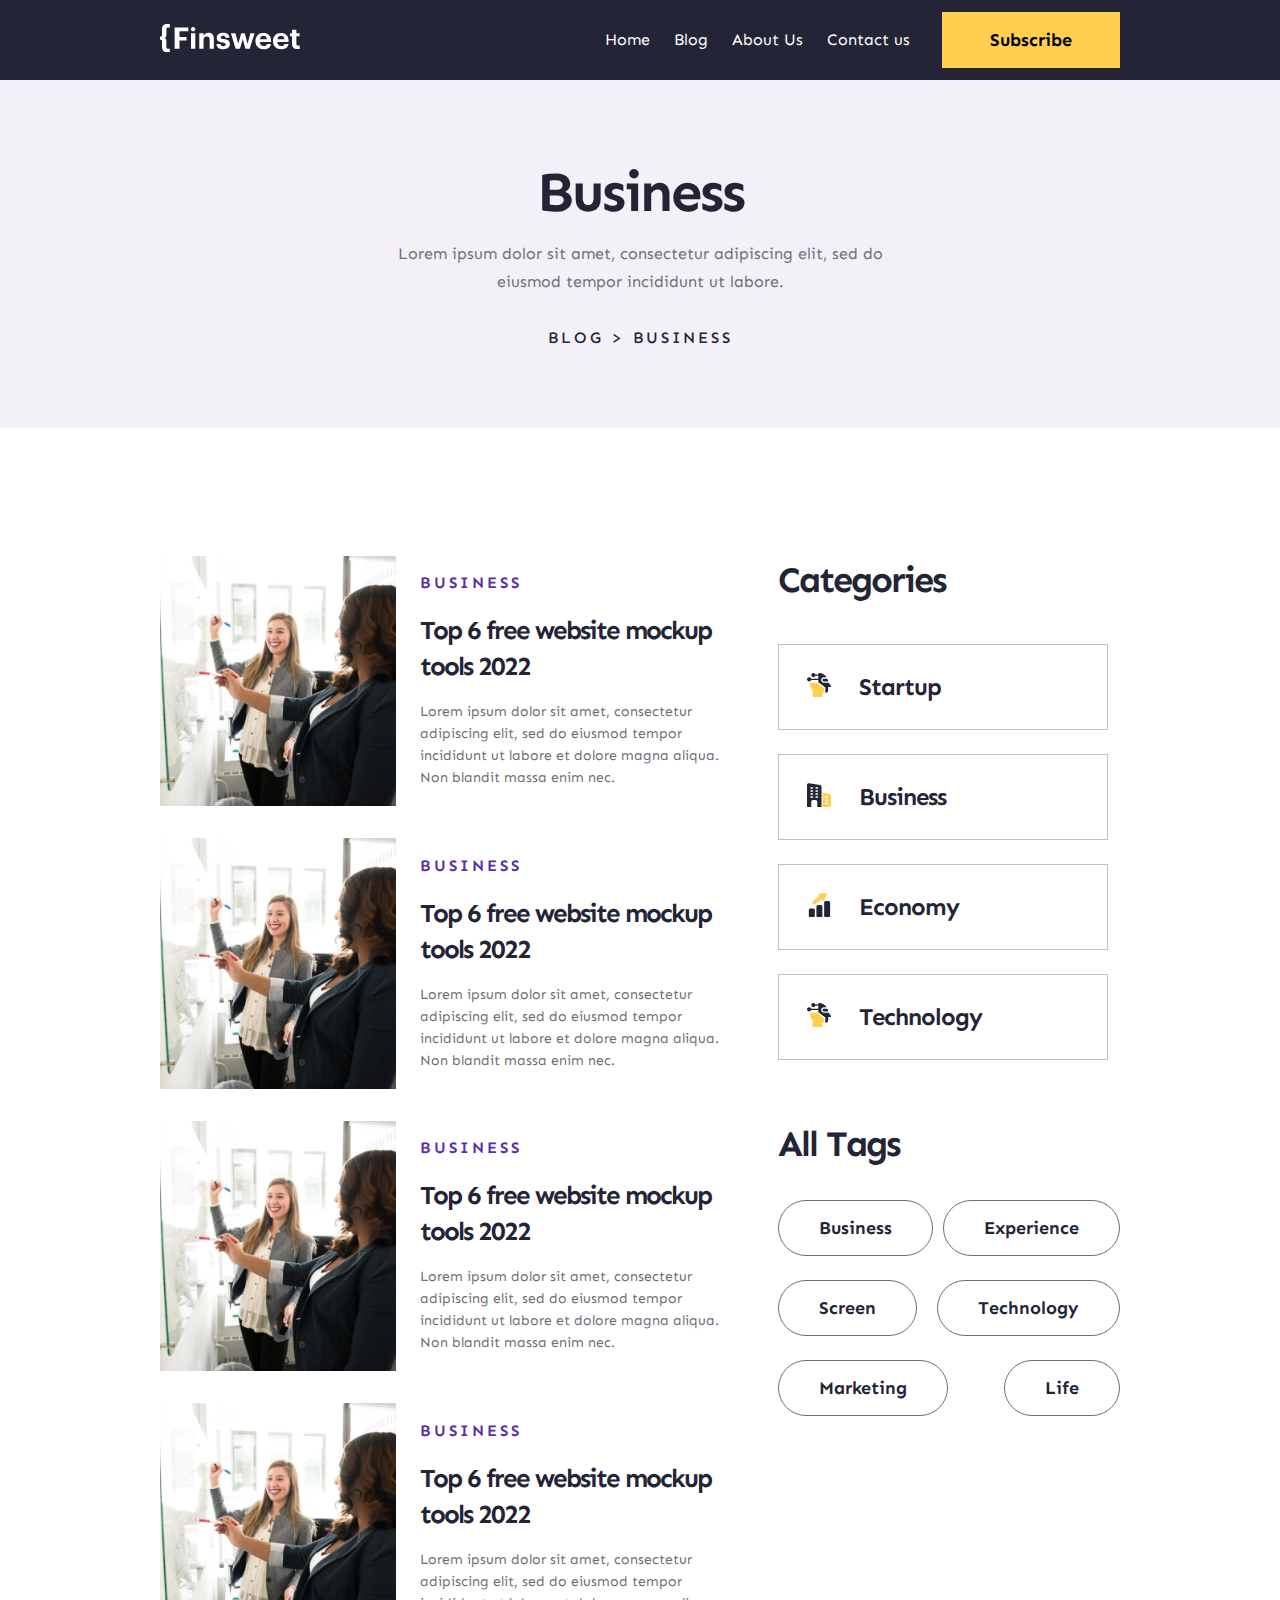
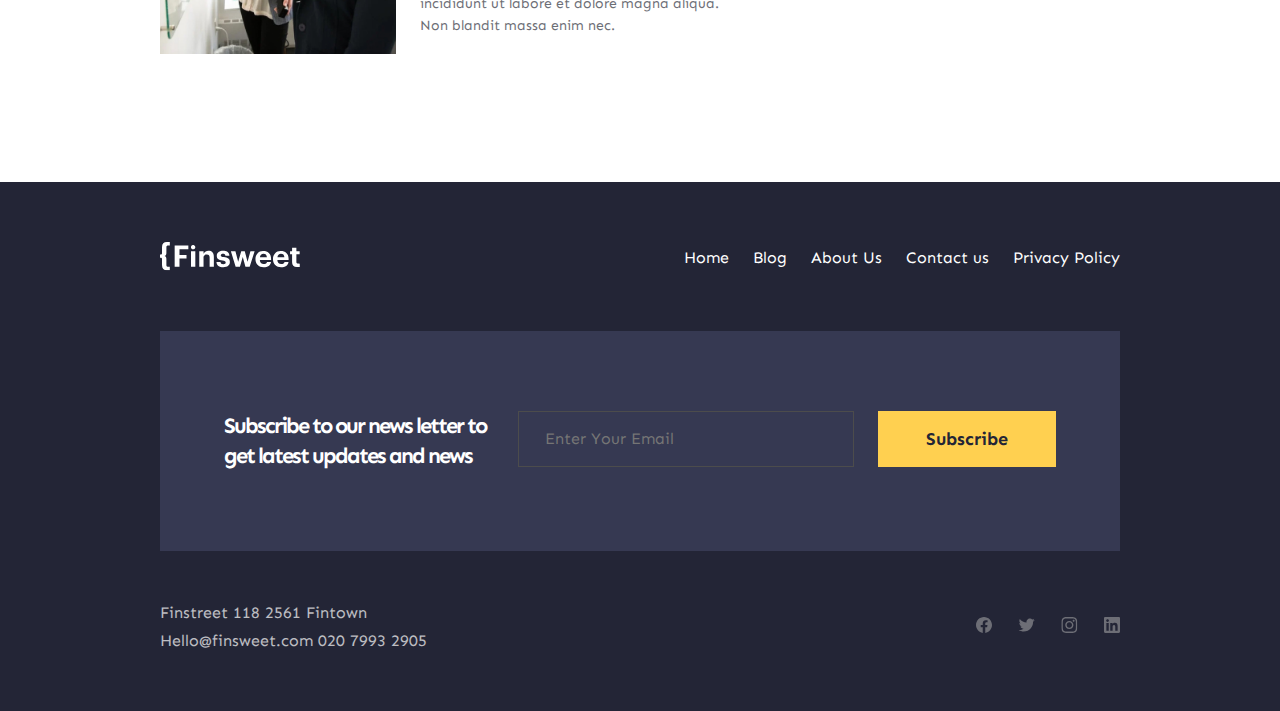
<file: category.html>
<!DOCTYPE html>
<html lang="en">
<head>
    <meta charset="UTF-8">
    <meta http-equiv="X-UA-Compatible" content="IE=edge">
    <meta name="viewport" content="width=device-width, initial-scale=1.0">
    <link href="https://fonts.googleapis.com/css2?family=Sen:wght@400;700;800&display=swap" rel="stylesheet">
    <link rel="stylesheet" href="style.css">
    <title>Category</title>
</head>
<body>
    <header class="header container">
        <div class="header_menu">
            <a href="index.html">
                <img src="img/Logo.svg" alt="Logo">
            </a>
            <nav class="header_menu_nav">
                <a href="index.html">Home</a>
                <a href="blog.html">Blog</a>
                <a href="about.html">About Us</a>
                <a href="category.html">Contact us</a>
                <button>Subscribe</button>
            </nav>
        </div>
    </header>
    <section class="business container">
        <div class="business_content">
            <h1 class="business_content_header">Business</h1>
            <p class="business_content_text">
                Lorem ipsum dolor sit amet, consectetur adipiscing elit, sed do eiusmod tempor incididunt ut labore.
            </p>
            <p class="business_content_p">Blog > Business</p>
        </div>
    </section>
    <section class="category container">
        <div class="category_left">
            <div class="category_left_blok">
                <img class="category_left_blok_foto"src="img/category_foto.jpg" alt="foto">
                <div class="category_left_blok_content">
                    <a  class="category_left_blok_content_link" href="#"> business
                    </a>
                    <h2 class="category_left_blok_content_header">
                        Top 6 free website mockup tools 2022
                    </h2>
                    <p class="category_left_blok_content_text">
                        Lorem ipsum dolor sit amet, consectetur adipiscing elit, sed do eiusmod tempor incididunt ut labore et dolore magna aliqua. Non blandit massa enim nec.
                    </p>
                </div>
            </div>
            <div class="category_left_blok">
                <img class="category_left_blok_foto"src="img/category_foto.jpg" alt="foto">
                <div class="category_left_blok_content">
                    <a  class="category_left_blok_content_link" href="#"> business
                    </a>
                    <h2 class="category_left_blok_content_header">
                        Top 6 free website mockup tools 2022
                    </h2>
                    <p class="category_left_blok_content_text">
                        Lorem ipsum dolor sit amet, consectetur adipiscing elit, sed do eiusmod tempor incididunt ut labore et dolore magna aliqua. Non blandit massa enim nec.
                    </p>
                </div>
            </div>
            <div class="category_left_blok">
                <img class="category_left_blok_foto"src="img/category_foto.jpg" alt="foto">
                <div class="category_left_blok_content">
                    <a  class="category_left_blok_content_link" href="#"> business
                    </a>
                    <h2 class="category_left_blok_content_header">
                        Top 6 free website mockup tools 2022
                    </h2>
                    <p class="category_left_blok_content_text">
                        Lorem ipsum dolor sit amet, consectetur adipiscing elit, sed do eiusmod tempor incididunt ut labore et dolore magna aliqua. Non blandit massa enim nec.
                    </p>
                </div>
            </div>
            <div class="category_left_blok">
                <img class="category_left_blok_foto"src="img/category_foto.jpg" alt="foto">
                <div class="category_left_blok_content">
                    <a  class="category_left_blok_content_link" href="#"> business
                    </a>
                    <h2 class="category_left_blok_content_header">
                        Top 6 free website mockup tools 2022
                    </h2>
                    <p class="category_left_blok_content_text">
                        Lorem ipsum dolor sit amet, consectetur adipiscing elit, sed do eiusmod tempor incididunt ut labore et dolore magna aliqua. Non blandit massa enim nec.
                    </p>
                </div>
            </div>
        </div>
        <div class="category_right">
            <h2 class="category_right_header">Categories</h2>
            <div class="category_right_div">
                <div class="category_right_blok">
                <div class="category_right_blok_content">
                    <a href="#"><img class="category_right_blok_content_img" src="img/Icon_4.svg" alt="icon"></a>
                    <h3 class="category_right_blok_content_h3">Startup</h3>
                </div>
                </div>
                <div class="category_right_blok">
                <div class="category_right_blok_content">
                    <a href="#"><img class="category_right_blok_content_img" src="img/Icon_1.svg" alt="icon"></a>
                    <h3 class="category_right_blok_content_h3">Business</h3>
                </div>
                </div>
                <div class="category_right_blok">
                <div class="category_right_blok_content">
                    <a href="#"><img class="category_right_blok_content_img" src="img/Icon_3.svg" alt="icon"></a>
                    <h3 class="category_right_blok_content_h3">Economy</h3>
                </div>
                </div>
                <div class="category_right_blok">
                <div class="category_right_blok_content">
                    <a href="#"><img class="category_right_blok_content_img" src="img/Icon_4.svg" alt="icon"></a>
                    <h3 class="category_right_blok_content_h3">Technology</h3>
                </div>
                </div>
            </div>
            <h2 class="category_right_headerall">All Tags</h2>
            <div class="category_right_buttons">
                <div class="category_right_buttons_item">
                    <button class="category_right_buttons_item_btn">Business</button>
                    <button class="category_right_buttons_item_btn">Experience</button>
                </div>
                <div class="category_right_buttons_item">
                    <button class="category_right_buttons_item_btn">Screen</button>
                    <button class="category_right_buttons_item_btn">Technology</button>
                </div>
                <div class="category_right_buttons_item">
                    <button class="category_right_buttons_item_btn">Marketing</button>
                    <button class="category_right_buttons_item_btn">Life</button>
                </div>
            </div>
            <div class="category_right_buttons_tablet">
                <div class="category_right_buttons_tablet_item">
                    <button class="category_right_buttons_item_btn">Business</button>
                    <button class="category_right_buttons_item_btn">Experience</button>
                    <button class="category_right_buttons_item_btn">Screen</button>
                    <button class="category_right_buttons_item_btn">Technology</button>
                    <button class="category_right_buttons_item_btn">Marketing</button>
                    <button class="category_right_buttons_item_btn">Life</button>
                </div>
            </div>
        </div>
    </section>
    <footer class="footer container">
        <div class="footer_menu">
            <a href="index.html"><img src="img/Logo.svg" alt="logo"></a>
            <nav class="footer_nav">
                <a href="index.html">Home</a>
                <a href="blog.html">Blog</a>
                <a href="about.html">About Us</a>
                <a href="contact.html">Contact us</a>
                <a href="privacy.html">Privacy Policy</a>
            </nav>
        </div>
        <div class="footer_content">
            <h2 class="footer_content_header">
                Subscribe to our news letter to get latest updates and news
            </h2>
            <form action="#" class="footer_content_form">
                <input class="footer_content_form_input" type="text" placeholder="Enter Your Email">
                <button class="footer_content_form_btn">Subscribe</button>
            </form>
        </div>
        <div class="footer_link">
            <div class="footer_link_text">
                <p>Finstreet 118 2561 Fintown</p>
                <p>Hello@finsweet.com  020 7993 2905</p>
            </div>
            <div class="footer_link_svg">
                <a href="#"><img src="img/footer_f.svg" alt="facebook"></a>
                <a href="#"><img src="img/footer_tw.svg" alt="twitter"></a>
                <a href="#"><img src="img/footer_inst.svg" alt="instagram"></a>
                <a href="#"><img src="img/footer_in.svg" alt="in"></a>
            </div>
        </div>
    </footer>
</body>
</html>
</file>
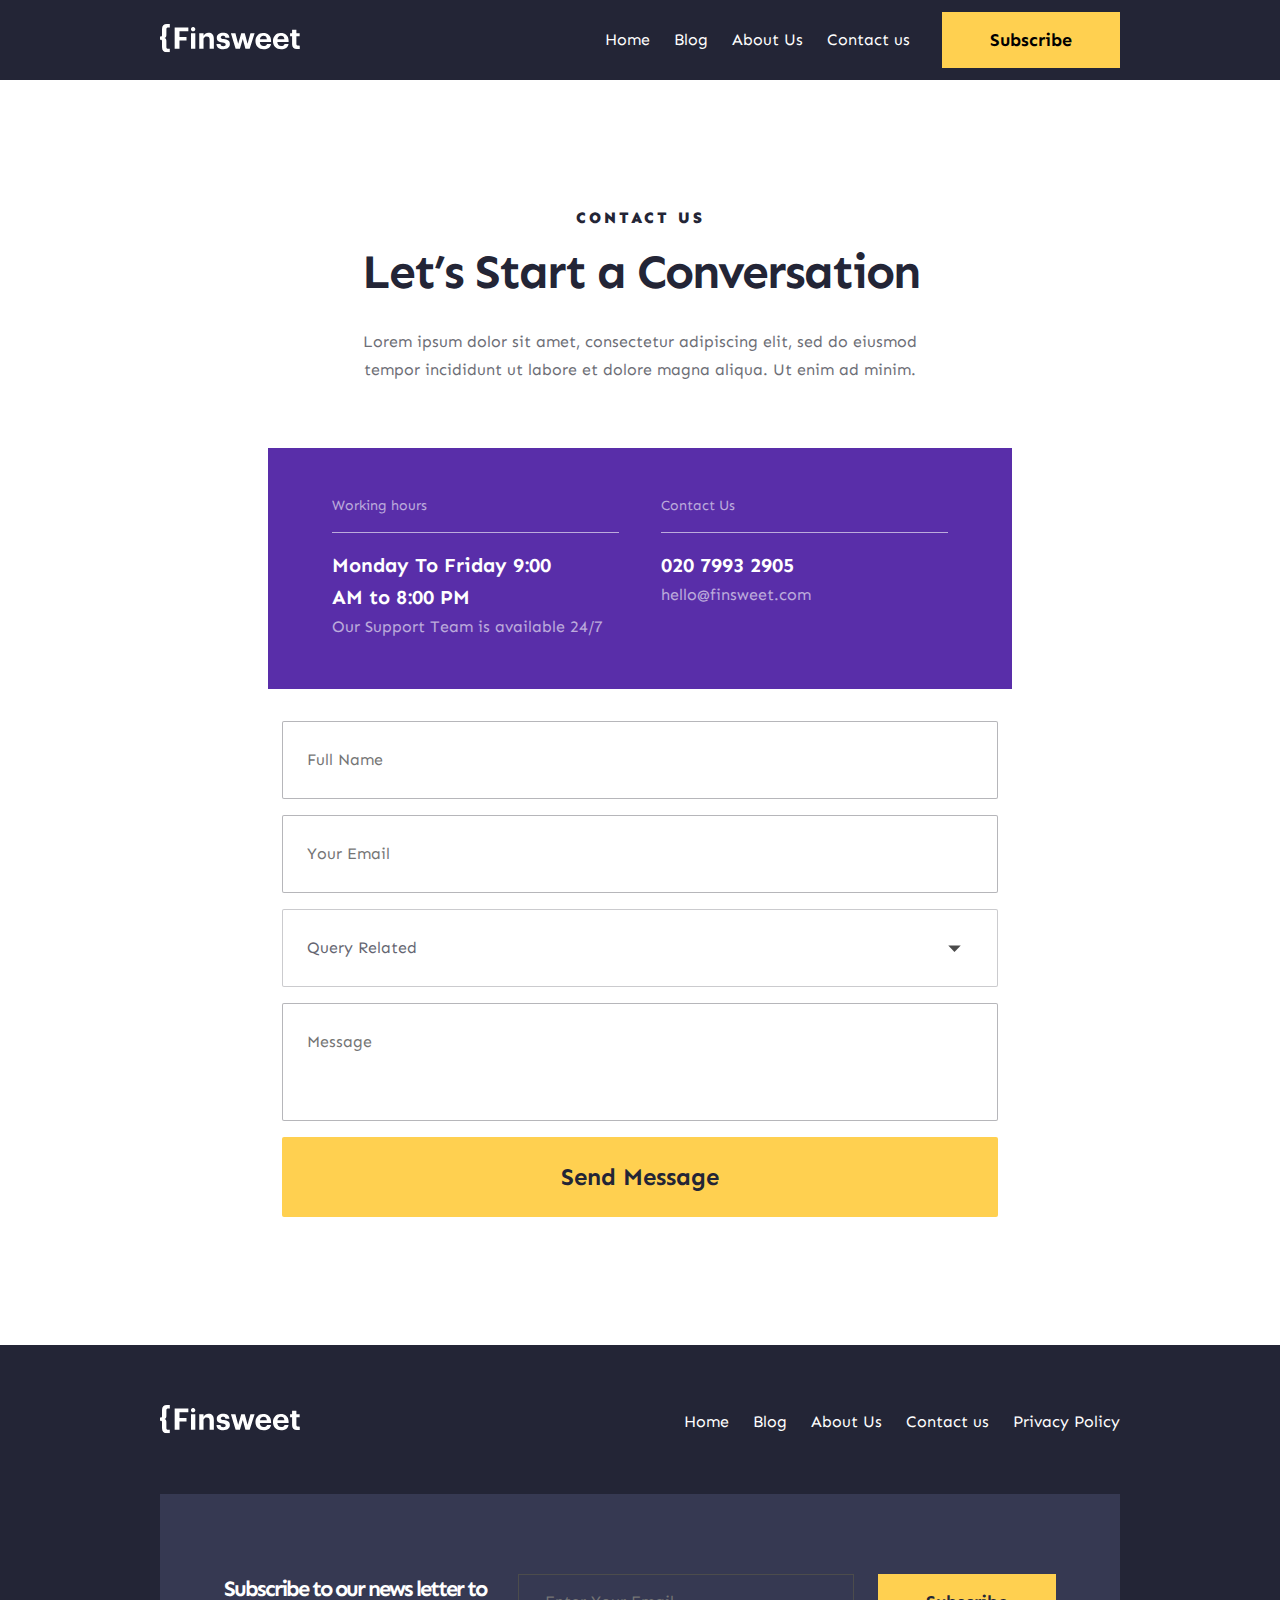
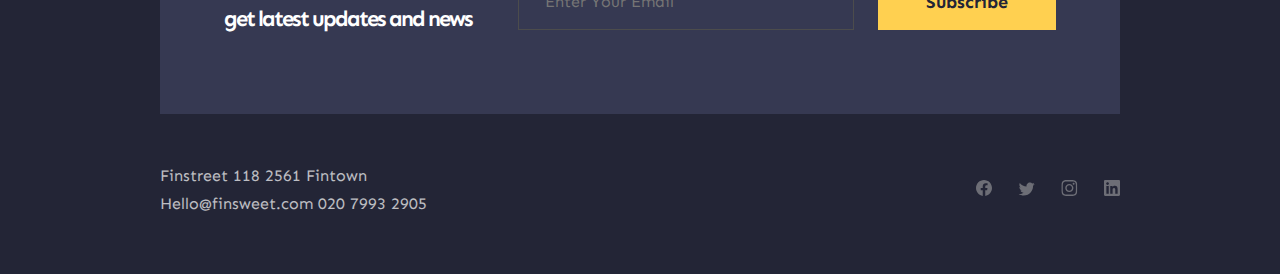
<file: contact.html>
<!DOCTYPE html>
<html lang="en">
<head>
    <meta charset="UTF-8">
    <meta http-equiv="X-UA-Compatible" content="IE=edge">
    <meta name="viewport" content="width=device-width, initial-scale=1.0">
    <link href="https://fonts.googleapis.com/css2?family=Sen:wght@400;700;800&display=swap" rel="stylesheet">
    <link rel="stylesheet" href="style.css">
    <title>Contact</title>
</head>
<body>
    <header class="header container">
        <div class="header_menu">
            <a href="index.html">
                <img src="img/Logo.svg" alt="Logo">
            </a>
            <nav class="header_menu_nav">
                <a href="index.html">Home</a>
                <a href="blog.html">Blog</a>
                <a href="about.html">About Us</a>
                <a href="contact.html">Contact us</a>
                <button>Subscribe</button>
            </nav>
        </div>
    </header>
    <section class="contact container">
        <div class="contact_first">
            <p class="contact_first_p">Contact us</p>
            <h1 class="contact_first_header">Let’s Start a Conversation</h1>
            <p class="contact_first_text">
                Lorem ipsum dolor sit amet, consectetur adipiscing elit, sed do eiusmod tempor incididunt ut labore et dolore magna aliqua. Ut enim ad minim.
            </p>
        </div>
        <div class="contact_hours">
            <div class="contact_hours_content">
                <p class="contact_hours_content_p">Working hours</p>
                <h5 class="contact_hours_content_header">
                    Monday To Friday 9:00 AM to 8:00 PM 
                </h5>  
                <p class="contact_hours_content_text">
                    Our Support Team is available 24/7
                </p>     
            </div>
            <div class="contact_hours_content">
                <p class="contact_hours_content_p">Contact Us</p>
                <a class="contact_hours_content_tel" href="tel:020 7993 2905">020 7993 2905</a> 
                <a class="contact_hours_content_mail" href="mailto:hello@finsweet.com">hello@finsweet.com</a> 
            </div>
        </div>
        <div class="contact_form">
            <form class="contact_form_content" action="#">
                <input class="contact_form_content_text" type="text" placeholder="Full Name">
                <input class="contact_form_content_text" type="email" placeholder="Your Email">
                <select class="contact_form_content_select" name="#" id="select">
                    <option value="">Query Related</option>
                    <option value="">Query Related</option>
                </select>
                <input class="contact_form_content_message" type="text" placeholder="Message">
                <button class="contact_form_content_btn">Send Message</button>
            </form>
        </div>
    </section>
    <footer class="footer container">
        <div class="footer_menu">
            <a href="index.html"><img src="img/Logo.svg" alt="logo"></a>
            <nav class="footer_nav">
                <a href="index.html">Home</a>
                <a href="blog.html">Blog</a>
                <a href="about.html">About Us</a>
                <a href="contact.html">Contact us</a>
                <a href="privacy.html">Privacy Policy</a>
            </nav>
        </div>
        <div class="footer_content">
            <h2 class="footer_content_header">
                Subscribe to our news letter to get latest updates and news
            </h2>
            <form action="#" class="footer_content_form">
                <input class="footer_content_form_input" type="text" placeholder="Enter Your Email">
                <button class="footer_content_form_btn">Subscribe</button>
            </form>
        </div>
        <div class="footer_link">
            <div class="footer_link_text">
                <p>Finstreet 118 2561 Fintown</p>
                <p>Hello@finsweet.com  020 7993 2905</p>
            </div>
            <div class="footer_link_svg">
                <a href="#"><img src="img/footer_f.svg" alt="facebook"></a>
                <a href="#"><img src="img/footer_tw.svg" alt="twitter"></a>
                <a href="#"><img src="img/footer_inst.svg" alt="instagram"></a>
                <a href="#"><img src="img/footer_in.svg" alt="in"></a>
            </div>
        </div>
    </footer>
</body>
</html>
</file>
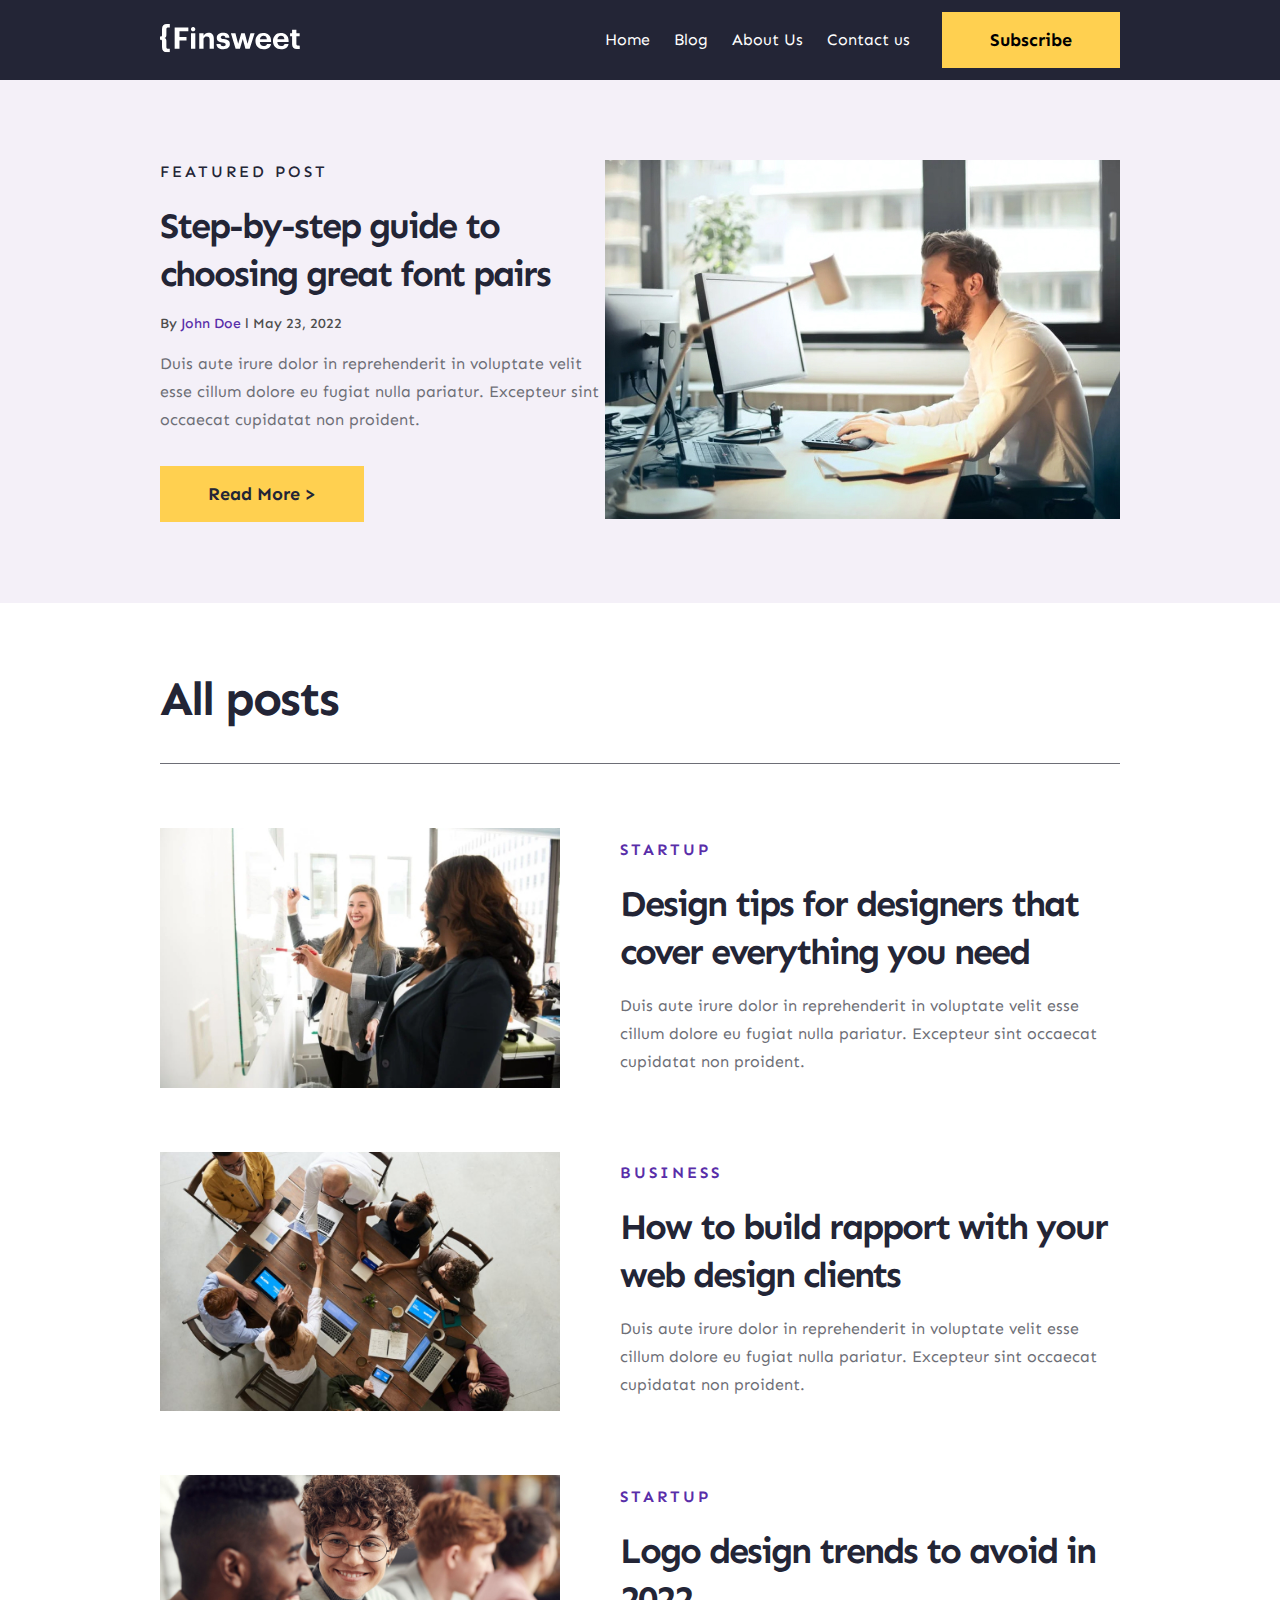
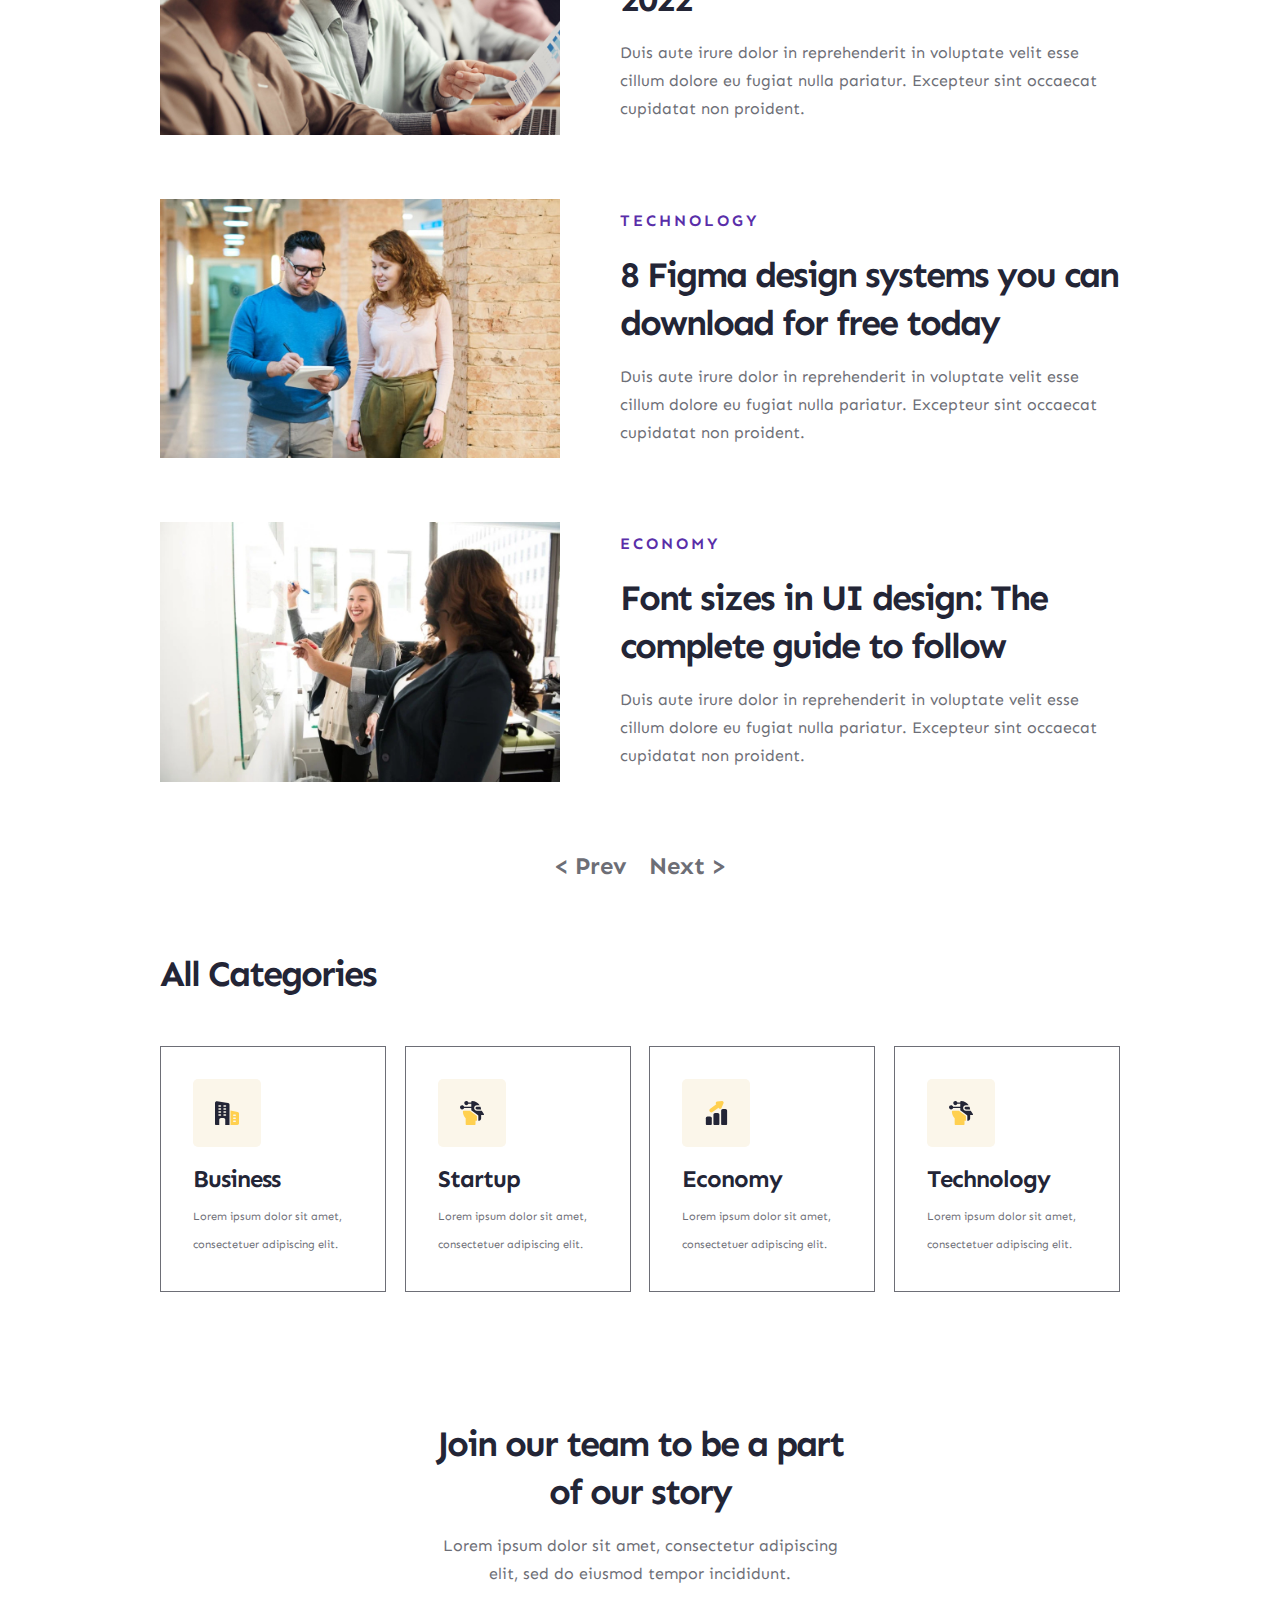
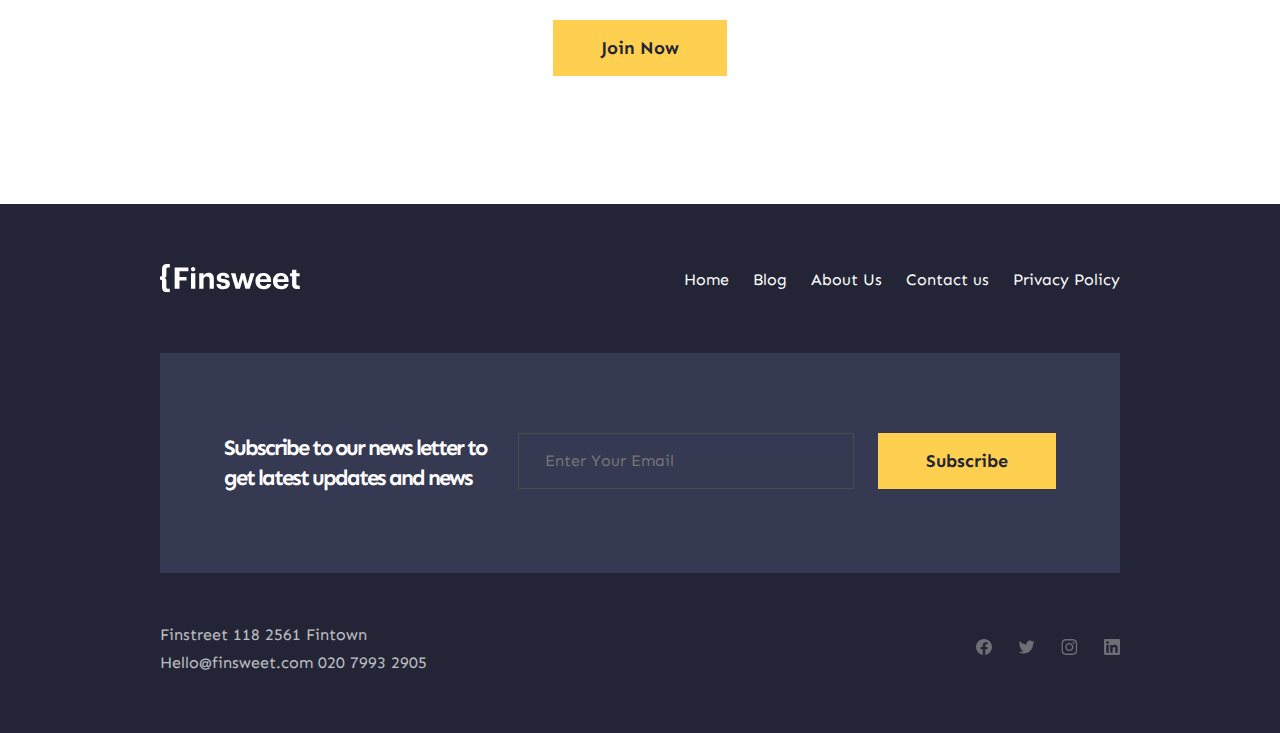
<file: post.html>
<!DOCTYPE html>
<html lang="en">
<head>
    <meta charset="UTF-8">
    <meta http-equiv="X-UA-Compatible" content="IE=edge">
    <meta name="viewport" content="width=device-width, initial-scale=1.0">
    <link rel="preconnect" href="https://fonts.googleapis.com">
    <link rel="preconnect" href="https://fonts.gstatic.com" crossorigin>
    <link href="https://fonts.googleapis.com/css2?family=Sen:wght@400;700;800&display=swap" rel="stylesheet">
    <link rel="stylesheet" href="style.css">
    <title>All Posts</title>
</head>
<body>
    <header class="header container">
        <div class="header_menu">
            <a href="index.html">
                <img src="img/Logo.svg" alt="Logo">
            </a>
            <nav class="header_menu_nav">
                <a href="index.html">Home</a>
                <a href="blog.html">Blog</a>
                <a href="about.html">About Us</a>
                <a href="privacy.html">Contact us</a>
                <button>Subscribe</button>
            </nav>
        </div>
    </header>
    <section class="feature container">
        <div class="feature_content">
            <div class="feature_content_left">
                <p class="feature_content_left_p">Featured Post</p>
                <h2 class="feature_content_left_header">
                    Step-by-step guide to choosing great font pairs
                </h2>
                <p class="feature_content_left_name">
                    By <span> John Doe </span>  l   May 23, 2022 
                </p>
                <p class="feature_content_left_text">
                    Duis aute irure dolor in reprehenderit in voluptate velit esse cillum dolore eu fugiat nulla pariatur. Excepteur sint occaecat cupidatat non proident.
                </p>
                <button class="feature_content_left_btn">Read More ></button>
            </div>
            <div class="feature_content_right">
                <img src="img/fon_post.jpg" alt="image">
            </div>
        </div>
    </section>
    <section class="all container">
        <h1 class="all_header">All posts</h1>
        <div class="all_content">
            <div class="all_content_blok">
                <img src="img/all_1.jpg" alt="foto">
                <div class="all_content_blok_right">
                    <p class="all_content_blok_right_p">Startup</p>
                    <h2 class="all_content_blok_right_header">
                        Design tips for designers that cover everything you need
                    </h2>
                    <p class="all_content_blok_right_text">
                        Duis aute irure dolor in reprehenderit in voluptate velit esse cillum dolore eu fugiat nulla pariatur. Excepteur sint occaecat cupidatat non proident.
                    </p>
                </div>
            </div>
            <div class="all_content_blok">
                <img src="img/all_2.jpg" alt="foto">
                <div class="all_content_blok_right">
                    <p class="all_content_blok_right_p">BUSINESS</p>
                    <h2 class="all_content_blok_right_header">
                        How to build rapport with your web design clients
                    </h2>
                    <p class="all_content_blok_right_text">
                        Duis aute irure dolor in reprehenderit in voluptate velit esse cillum dolore eu fugiat nulla pariatur. Excepteur sint occaecat cupidatat non proident.
                    </p>
                </div>
            </div>
            <div class="all_content_blok">
                <img src="img/all_3.jpg" alt="foto">
                <div class="all_content_blok_right">
                    <p class="all_content_blok_right_p">Startup</p>
                    <h2 class="all_content_blok_right_header">
                        Logo design trends to avoid in 2022
                    </h2>
                    <p class="all_content_blok_right_text">
                        Duis aute irure dolor in reprehenderit in voluptate velit esse cillum dolore eu fugiat nulla pariatur. Excepteur sint occaecat cupidatat non proident.
                    </p>
                </div>
            </div>
            <div class="all_content_blok">
                <img src="img/all_4.jpg" alt="foto">
                <div class="all_content_blok_right">
                    <p class="all_content_blok_right_p">TECHNOLOGY</p>
                    <h2 class="all_content_blok_right_header">
                        8 Figma design systems you can download for free today
                    </h2>
                    <p class="all_content_blok_right_text">
                        Duis aute irure dolor in reprehenderit in voluptate velit esse cillum dolore eu fugiat nulla pariatur. Excepteur sint occaecat cupidatat non proident.
                    </p>
                </div>
            </div>
            <div class="all_content_blok">
                <img src="img/all_5.jpg" alt="foto">
                <div class="all_content_blok_right">
                    <p class="all_content_blok_right_p">ECONOMY</p>
                    <h2 class="all_content_blok_right_header">
                        Font sizes in UI design: The complete guide to follow
                    </h2>
                    <p class="all_content_blok_right_text">
                        Duis aute irure dolor in reprehenderit in voluptate velit esse cillum dolore eu fugiat nulla pariatur. Excepteur sint occaecat cupidatat non proident.
                    </p>
                </div>
            </div>
        </div>
        <div class="all_link">
            <button class="all_link_btn"> < Prev </button>
            <button class="all_link_btn">Next ></button>
        </div>
    </section>
    <section class="categories container">
        <h2 class="categories_header">All Categories</h2>
        <div class="catagory_content">
            <div class="catagory_content_item">
                <a href="#">
                    <img src="img/Icon_1.svg" alt="icon">
                </a>
                <h3>Business</h3>
                <p>
                    Lorem ipsum dolor sit amet, consectetuer adipiscing elit.
                </p>
            </div>
            <div class="catagory_content_item">
                <a href="#">
                    <img src="img/Icon_4.svg" alt="icon">
                </a>
                <h3>Startup</h3>
                <p>
                    Lorem ipsum dolor sit amet, consectetuer adipiscing elit.
                </p>
            </div>
            <div class="catagory_content_item">
                <a href="#">
                    <img src="img/Icon_3.svg" alt="icon">
                </a>
                <h3>Economy</h3>
                <p>
                    Lorem ipsum dolor sit amet, consectetuer adipiscing elit.
                </p>
            </div>
            <div class="catagory_content_item">
                <a href="#">
                    <img src="img/Icon_4.svg" alt="icon">
                </a>
                <h3>Technology</h3>
                <p>
                    Lorem ipsum dolor sit amet, consectetuer adipiscing elit.
                </p>
            </div>
        </div>
    </section> 
    <section class="join container">
        <h2 class="join_header">Join our team to be a part of our story</h2>
        <p class="join_text">
            Lorem ipsum dolor sit amet, consectetur adipiscing elit, sed do eiusmod tempor incididunt.
        </p>
        <button class="join_btn">Join Now</button>
    </section>
    <footer class="footer container">
        <div class="footer_menu">
            <a href="index.html"><img src="img/Logo.svg" alt="logo"></a>
            <nav class="footer_nav">
                <a href="index.html">Home</a>
                <a href="blog.html">Blog</a>
                <a href="about.html">About Us</a>
                <a href="contact.html">Contact us</a>
                <a href="privacy.html">Privacy Policy</a>
            </nav>
        </div>
        <div class="footer_content">
            <h2 class="footer_content_header">
                Subscribe to our news letter to get latest updates and news
            </h2>
            <form action="#" class="footer_content_form">
                <input class="footer_content_form_input" type="text" placeholder="Enter Your Email">
                <button class="footer_content_form_btn">Subscribe</button>
            </form>
        </div>
        <div class="footer_link">
            <div class="footer_link_text">
                <p>Finstreet 118 2561 Fintown</p>
                <p>Hello@finsweet.com  020 7993 2905</p>
            </div>
            <div class="footer_link_svg">
                <a href="#"><img src="img/footer_f.svg" alt="facebook"></a>
                <a href="#"><img src="img/footer_tw.svg" alt="twitter"></a>
                <a href="#"><img src="img/footer_inst.svg" alt="instagram"></a>
                <a href="#"><img src="img/footer_in.svg" alt="in"></a>
            </div>
        </div>
    </footer>
</body>
</html>
</file>
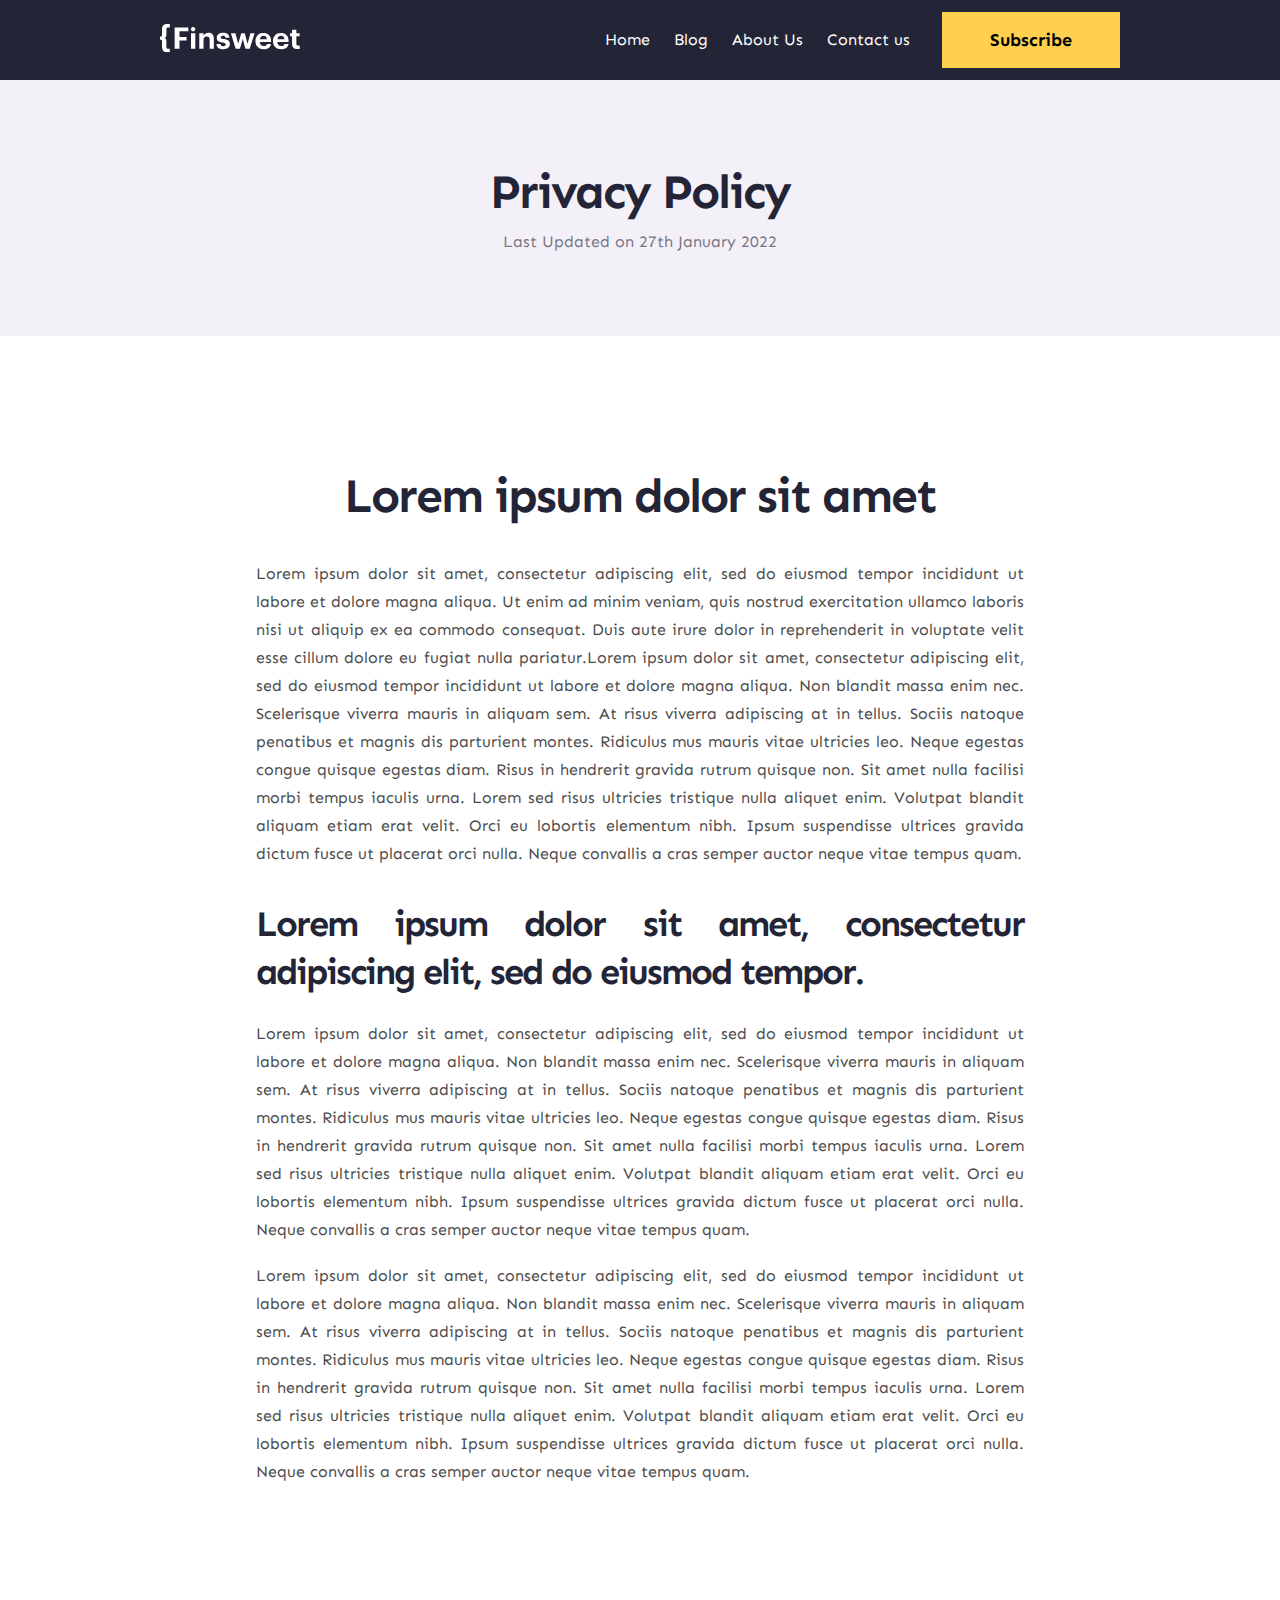
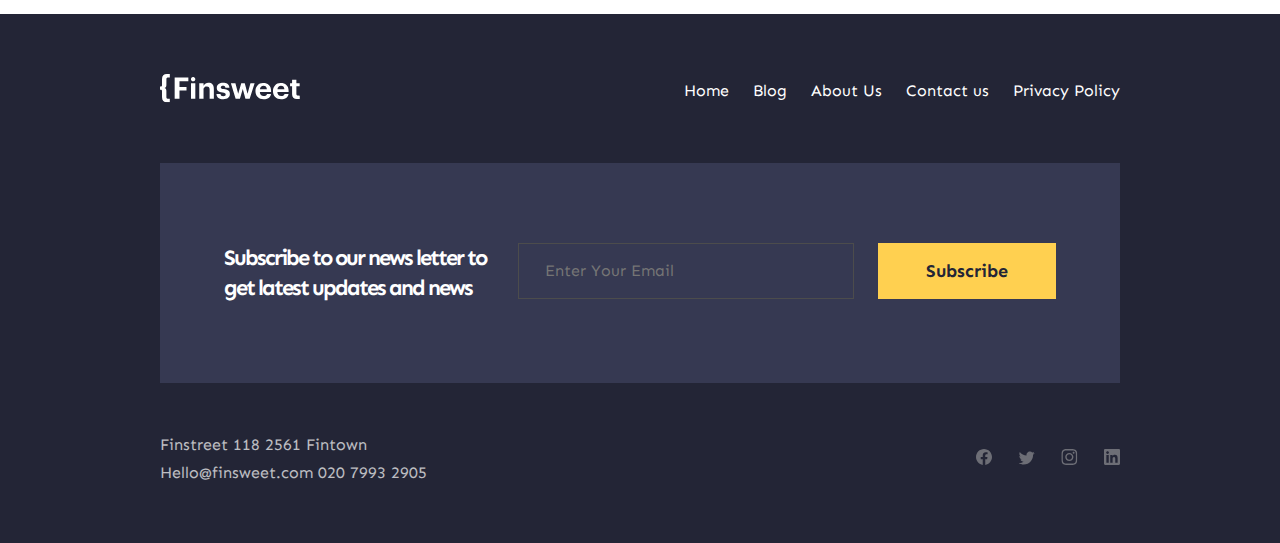
<file: privacy.html>
<!DOCTYPE html>
<html lang="en">
<head>
    <meta charset="UTF-8">
    <meta http-equiv="X-UA-Compatible" content="IE=edge">
    <meta name="viewport" content="width=Privacy, initial-scale=1.0">
    <link href="https://fonts.googleapis.com/css2?family=Sen:wght@400;700;800&display=swap" rel="stylesheet">
    <link rel="stylesheet" href="style.css">
    <title>Privacy Policy</title>
</head>
<body>
    <header class="header container">
        <div class="header_menu">
            <a href="index.html">
                <img src="img/Logo.svg" alt="Logo">
            </a>
            <nav class="header_menu_nav">
                <a href="index.html">Home</a>
                <a href="blog.html">Blog</a>
                <a href="about.html">About Us</a>
                <a href="contact.html">Contact us</a>
                <button>Subscribe</button>
            </nav>
        </div>
    </header>
    <section class="privacypolicy container">
        <h1 class="privacypolicy_header">Privacy Policy</h1>
        <p class="privacypolicy_text">Last Updated  on 27th January 2022</p>
    </section>
    <section class="privacy container">
        <div class="privacy_content">
            <h2 class="privacy_content_header">
                Lorem ipsum dolor sit amet
            </h2>
            <p class="privacy_content_text">
                Lorem ipsum dolor sit amet, consectetur adipiscing elit, sed do eiusmod tempor incididunt ut labore et dolore magna aliqua. Ut enim ad minim veniam, quis nostrud exercitation ullamco laboris nisi ut aliquip ex ea commodo consequat. Duis aute irure dolor in reprehenderit in voluptate velit esse cillum dolore eu fugiat nulla pariatur.Lorem ipsum dolor sit amet, consectetur adipiscing elit, sed do eiusmod tempor incididunt ut labore et dolore magna aliqua. Non blandit massa enim nec. Scelerisque viverra mauris in aliquam sem. At risus viverra adipiscing at in tellus. Sociis natoque penatibus et magnis dis parturient montes. Ridiculus mus mauris vitae ultricies leo. Neque egestas congue quisque egestas diam. Risus in hendrerit gravida rutrum quisque non. Sit amet nulla facilisi morbi tempus iaculis urna. Lorem sed risus ultricies tristique nulla aliquet enim. Volutpat blandit aliquam etiam erat velit. Orci eu lobortis elementum nibh. Ipsum suspendisse ultrices gravida dictum fusce ut placerat orci nulla. Neque convallis a cras semper auctor neque vitae tempus quam.
            </p>
            <h3 class="privacy_content_h3">
                Lorem ipsum dolor sit amet, consectetur adipiscing elit, sed do eiusmod tempor.
            </h3>
            <p class="privacy_content_p">
                Lorem ipsum dolor sit amet, consectetur adipiscing elit, sed do eiusmod tempor incididunt ut labore et dolore magna aliqua. Non blandit massa enim nec. Scelerisque viverra mauris in aliquam sem. At risus viverra adipiscing at in tellus. Sociis natoque penatibus et magnis dis parturient montes. Ridiculus mus mauris vitae ultricies leo. Neque egestas congue quisque egestas diam. Risus in hendrerit gravida rutrum quisque non. Sit amet nulla facilisi morbi tempus iaculis urna. Lorem sed risus ultricies tristique nulla aliquet enim. Volutpat blandit aliquam etiam erat velit. Orci eu lobortis elementum nibh. Ipsum suspendisse ultrices gravida dictum fusce ut placerat orci nulla. Neque convallis a cras semper auctor neque vitae tempus quam.               
            </p>
            <p class="privacy_content_p">
                Lorem ipsum dolor sit amet, consectetur adipiscing elit, sed do eiusmod tempor incididunt ut labore et dolore magna aliqua. Non blandit massa enim nec. Scelerisque viverra mauris in aliquam sem. At risus viverra adipiscing at in tellus. Sociis natoque penatibus et magnis dis parturient montes. Ridiculus mus mauris vitae ultricies leo. Neque egestas congue quisque egestas diam. Risus in hendrerit gravida rutrum quisque non. Sit amet nulla facilisi morbi tempus iaculis urna. Lorem sed risus ultricies tristique nulla aliquet enim. Volutpat blandit aliquam etiam erat velit. Orci eu lobortis elementum nibh. Ipsum suspendisse ultrices gravida dictum fusce ut placerat orci nulla. Neque convallis a cras semper auctor neque vitae tempus quam.
            </p>
        </div>
    </section>
    <footer class="footer container">
        <div class="footer_menu">
            <a href="index.html"><img src="img/Logo.svg" alt="logo"></a>
            <nav class="footer_nav">
                <a href="index.html">Home</a>
                <a href="blog.html">Blog</a>
                <a href="about.html">About Us</a>
                <a href="contact.html">Contact us</a>
                <a href="privacy.html">Privacy Policy</a>
            </nav>
        </div>
        <div class="footer_content">
            <h2 class="footer_content_header">
                Subscribe to our news letter to get latest updates and news
            </h2>
            <form action="#" class="footer_content_form">
                <input class="footer_content_form_input" type="text" placeholder="Enter Your Email">
                <button class="footer_content_form_btn">Subscribe</button>
            </form>
        </div>
        <div class="footer_link">
            <div class="footer_link_text">
                <p>Finstreet 118 2561 Fintown</p>
                <p>Hello@finsweet.com  020 7993 2905</p>
            </div>
            <div class="footer_link_svg">
                <a href="#"><img src="img/footer_f.svg" alt="facebook"></a>
                <a href="#"><img src="img/footer_tw.svg" alt="twitter"></a>
                <a href="#"><img src="img/footer_inst.svg" alt="instagram"></a>
                <a href="#"><img src="img/footer_in.svg" alt="in"></a>
            </div>
        </div>
    </footer>
</body>
</html>
</file>
<file: style.css>
@charset "UTF-8";
* {
  margin: 0;
  padding: 0;
}

body {
  font-family: "Sen", sans-serif;
}

a {
  text-decoration: none;
}

button {
  padding: 16px 48px;
  font-family: "Sen", sans-serif;
  border: none;
  background: #FFD050;
  cursor: pointer;
  transition: all 0.3s;
}
button:hover {
  background: #6D6E76;
  color: #FFD050;
}

select {
  -webkit-appearance: none;
  -moz-appearance: none;
  appearance: none;
}

ul {
  list-style: none;
  padding: 0;
}

.container {
  padding-left: calc(50% - 640px);
  padding-right: calc(50% - 640px);
}

/* index.html*/
.header {
  background-color: #232536;
  background-repeat: no-repeat;
  background-position: center;
  background-size: cover;
  position: fixed;
  top: 0;
  right: 0;
  left: 0;
  z-index: 99;
}
.header_menu {
  display: flex;
  justify-content: space-between;
  align-items: center;
  padding: 12px 0;
}
.header_menu_nav {
  display: flex;
  align-items: center;
  gap: 24px;
}
.header_menu_nav a {
  font-weight: 400;
  font-size: 16px;
  line-height: 28px;
  color: #FFFFFF;
  transition: all 0.3s;
}
.header_menu_nav a:hover {
  transform: scale(1.1);
}
.header_menu_nav button {
  margin-left: 8px;
  padding: 16px 48px;
  font-family: "Sen";
  font-weight: 700;
  font-size: 18px;
  line-height: 24px;
}

.main {
  margin-top: 80px;
  height: 720px;
  background-image: url(./img/fon_main.jpg);
  background-repeat: no-repeat;
  background-position: center;
  background-size: cover;
}
.main_text {
  padding: 128px 0 24px;
  font-weight: 500;
  font-size: 16px;
  line-height: 20px;
  letter-spacing: 3px;
  text-transform: uppercase;
  color: #FFFFFF;
}
.main_text span {
  font-weight: 700;
}
.main_h1 {
  max-width: 803px;
  font-weight: 700;
  font-size: 56px;
  line-height: 64px;
  letter-spacing: -2px;
  color: #FFFFFF;
}
.main_name {
  padding: 24px 0 16px;
  font-weight: 400;
  font-size: 16px;
  line-height: 28px;
  color: #FFFFFF;
}
.main_name span {
  color: #FFD050;
}
.main_content {
  max-width: 599px;
  padding-bottom: 48px;
  font-weight: 400;
  font-size: 16px;
  line-height: 28px;
  color: #FFFFFF;
}
.main_button {
  padding: 16px 48px;
  font-family: "Sen";
  font-weight: 700;
  font-size: 18px;
  line-height: 24px;
  color: #232536;
}

.post {
  margin: 128px 0;
  display: flex;
  flex-wrap: wrap;
  justify-content: space-between;
}
.post_left {
  width: 733px;
}
.post_left h2 {
  margin-bottom: 32px;
}
.post_left_content {
  box-sizing: border-box;
  border: 1px solid #6D6E76;
  padding: 32px;
}
.post_left_content img {
  width: 100%;
  align-items: center;
}
.post_left_content_text {
  margin: 32px 0 16px;
  font-weight: 500;
  font-size: 14px;
  line-height: 20px;
  color: #4C4C4C;
}
.post_left_content_text span {
  color: #592EA9;
}
.post_left_content h3 {
  font-weight: 700;
  font-size: 28px;
  line-height: 40px;
  letter-spacing: -1px;
  color: #232536;
}
.post_left_content_p {
  max-width: 558px;
  margin: 16px 0 32px;
  font-weight: 400;
  font-size: 16px;
  line-height: 28px;
  color: #6D6E76;
}
.post_left_content_btn {
  padding: 16px 48px;
  background: #FFD050;
  font-weight: 700;
  font-size: 18px;
  line-height: 24px;
  color: #232536;
}
.post_right {
  max-width: 500px;
}
.post_right_header {
  display: flex;
  justify-content: space-between;
  align-items: center;
}
.post_right_header h2 {
  font-weight: 700;
  font-size: 36px;
  line-height: 48px;
  letter-spacing: -2px;
  color: #232536;
}
.post_right_header a {
  font-weight: 400;
  font-size: 16px;
  line-height: 28px;
  color: #592EA9;
  transition: all 0.3s;
}
.post_right_header a:hover {
  transform: scale(1.1);
}
.post_right_content_item {
  padding: 32px 32px 25px 32px;
  transition: all 0.3s;
}
.post_right_content_item_p {
  margin-bottom: 8px;
  font-weight: 500;
  font-size: 14px;
  line-height: 20px;
  color: #4C4C4C;
}
.post_right_content_item_p span {
  color: #592EA9;
}
.post_right_content_item a {
  display: block;
  max-width: 370px;
  font-weight: 700;
  font-size: 24px;
  line-height: 32px;
  color: #232536;
}
.post_right_content_item:hover {
  transform: scale(1.05);
  background: #FBF6EA;
}

.about {
  margin-bottom: 128px;
}
.about_color {
  display: flex;
  justify-content: flex-end;
}
.about_color_yellow {
  width: 779px;
  height: 24px;
  background: #FFD050;
}
.about_color_violet {
  width: 282px;
  height: 24px;
  background: #592EA9;
}
.about_content {
  display: flex;
  justify-content: space-between;
  padding: 96px 80px;
  background: #F4F0F8;
}
.about_content_left {
  max-width: 500px;
}
.about_content_right {
  max-width: 500px;
}
.about_content_p {
  font-weight: 600;
  font-size: 16px;
  line-height: 20px;
  letter-spacing: 3px;
  text-transform: uppercase;
  color: #232536;
}
.about_content_h2 {
  margin: 24px 0 16px;
  font-weight: 700;
  font-size: 36px;
  line-height: 48px;
  letter-spacing: -2px;
  color: #232536;
}
.about_content_text {
  margin-bottom: 16px;
  font-weight: 400;
  font-size: 16px;
  line-height: 28px;
  color: #6D6E76;
}
.about_content_link {
  font-weight: 700;
  font-size: 18px;
  line-height: 32px;
  color: #592EA9;
}
.about_content_h3 {
  padding: 24px 0 16px;
  font-weight: 700;
  font-size: 28px;
  line-height: 40px;
  letter-spacing: -1px;
  color: #232536;
}

.catagory {
  margin-bottom: 128px;
}
.catagory_header {
  margin-bottom: 48px;
  text-align: center;
  font-weight: 700;
  font-size: 36px;
  line-height: 48px;
  letter-spacing: -2px;
  color: #232536;
}
.catagory_content {
  display: flex;
  justify-content: space-between;
}
.catagory_content_item {
  padding: 32px;
  box-sizing: border-box;
  max-width: 296px;
  border: 1px solid #6D6E76;
  transition: all 0.3s;
}
.catagory_content_item img {
  padding: 10px;
  background: #FBF6EA;
  border-radius: 5px;
}
.catagory_content_item h3 {
  margin: 16px 0 4px 0;
  font-weight: 700;
  font-size: 28px;
  line-height: 40px;
  letter-spacing: -1px;
  color: #232536;
}
.catagory_content_item p {
  font-weight: 400;
  font-size: 16px;
  line-height: 28px;
  color: #6D6E76;
}
.catagory_content_item:hover {
  transform: scale(1.05);
  background: #FFD050;
  border: none;
}

.why {
  position: relative;
  margin-bottom: 128px;
  height: 705px;
}
.why_content {
  position: absolute;
  box-sizing: border-box;
  padding: 80px;
  bottom: -1px;
  right: 80px;
  max-width: 706px;
  background: #FFFFFF;
}
.why_content_p {
  font-weight: 600;
  font-size: 16px;
  line-height: 20px;
  letter-spacing: 3px;
  text-transform: uppercase;
  color: #232536;
}
.why_content_header {
  margin: 24px 0 16px;
  font-weight: 700;
  font-size: 48px;
  line-height: 64px;
  letter-spacing: -2px;
  color: #232536;
}
.why_content_text {
  margin-bottom: 32px;
  font-weight: 400;
  font-size: 16px;
  line-height: 28px;
  color: #6D6E76;
}
.why_content_btn {
  padding: 16px 48px;
  font-weight: 700;
  font-size: 18px;
  line-height: 24px;
  color: #232536;
}

.author {
  margin-bottom: 96px;
}
.author_header {
  margin-bottom: 48px;
  text-align: center;
  font-weight: 700;
  font-size: 36px;
  line-height: 48px;
  letter-spacing: -2px;
  color: #232536;
}
.author_content {
  display: flex;
  justify-content: center;
  flex-wrap: wrap;
  gap: 32px;
}
.author_content_item {
  width: 296px;
  padding: 40px 0;
  display: flex;
  flex-direction: column;
  align-items: center;
  background: #F4F4F4;
  transition: all 0.3s;
}
.author_content_item:hover {
  background: #FBF6EA;
  transform: scale(1.05);
}
.author_content_item_img {
  border-radius: 50%;
}
.author_content_item_h3 {
  margin-top: 20px;
  font-weight: 700;
  font-size: 28px;
  line-height: 40px;
  letter-spacing: -1px;
  color: #232536;
}
.author_content_item_text {
  margin-bottom: 20px;
  font-weight: 400;
  font-size: 14px;
  line-height: 20px;
  color: #6D6E76;
}
.author_content_item_link {
  display: flex;
  gap: 16px;
  align-items: center;
}

.logos_blok {
  margin: 0 16px 104px;
  display: flex;
  justify-content: space-between;
  align-items: center;
  flex-wrap: wrap;
}

.review {
  margin-bottom: 128px;
}
.review_content {
  display: flex;
  justify-content: space-between;
  padding: 80px 112px;
  background: #FBF6EA;
}
.review_left {
  max-width: 350px;
  padding-right: 96px;
}
.review_left_p {
  font-weight: 600;
  font-size: 16px;
  line-height: 20px;
  letter-spacing: 3px;
  text-transform: uppercase;
  color: #232536;
}
.review_left_header {
  margin: 12px 0 16px;
  font-weight: 700;
  font-size: 36px;
  line-height: 48px;
  letter-spacing: -2px;
  color: #232536;
}
.review_left_text {
  font-weight: 400;
  font-size: 16px;
  line-height: 28px;
  color: #232536;
}
.review_right {
  width: 469px;
  padding-left: 96px;
  border-left: 1px solid #6D6E76;
}
.review_right_text {
  margin-bottom: 120px;
  font-weight: 700;
  font-size: 24px;
  line-height: 32px;
  color: #232536;
}
.review_right_blok {
  display: flex;
  gap: 16px;
  align-items: center;
}
.review_right_blok img {
  border-radius: 50%;
}
.review_right_blok_name_header {
  font-weight: 700;
  font-size: 24px;
  line-height: 32px;
  color: #232536;
}
.review_right_blok_name_text {
  font-weight: 400;
  font-size: 16px;
  line-height: 28px;
  color: #6D6E76;
}

.join {
  margin-bottom: 128px;
  display: flex;
  flex-direction: column;
  align-items: center;
}
.join_header {
  max-width: 414px;
  font-weight: 700;
  font-size: 36px;
  line-height: 48px;
  text-align: center;
  letter-spacing: -2px;
  color: #232536;
}
.join_text {
  max-width: 405px;
  margin: 16px 0 32px;
  font-weight: 400;
  font-size: 16px;
  line-height: 28px;
  text-align: center;
  color: #6D6E76;
}
.join_btn {
  max-width: 174px;
  font-weight: 700;
  font-size: 18px;
  line-height: 24px;
  color: #232536;
}

.footer {
  background: #232536;
}
.footer_menu {
  padding: 60px 0 56px;
  display: flex;
  justify-content: space-between;
  align-items: center;
}
.footer_nav {
  display: flex;
  gap: 24px;
}
.footer_nav a {
  font-weight: 400;
  font-size: 16px;
  line-height: 28px;
  color: #FFFFFF;
  transition: all 0.3s;
}
.footer_nav a:hover {
  transform: scale(1.1);
}
.footer_content {
  padding: 80px 64px;
  display: flex;
  justify-content: space-between;
  gap: 56px;
  background-color: #363952;
}
.footer_content_header {
  max-width: 532px;
  font-weight: 700;
  font-size: 36px;
  line-height: 48px;
  letter-spacing: -2px;
  color: #FFFFFF;
}
.footer_content_form {
  height: 56px;
  display: flex;
  gap: 24px;
}
.footer_content_form_input {
  font-family: "Sen", sans-serif;
  width: 323px;
  padding: 0 26px;
  font-size: 16px;
  line-height: 28px;
  color: #6D6E76;
  border: 1px solid #4C4C4C;
  background-color: #363952;
  outline: none;
  color: #F4F4F4;
}
.footer_content_form_btn {
  font-weight: 700;
  font-size: 18px;
  line-height: 24px;
  color: #232536;
}
.footer_link {
  padding: 48px 0 56px;
  display: flex;
  justify-content: space-between;
  align-items: center;
}
.footer_link_text {
  font-weight: 400;
  font-size: 16px;
  line-height: 28px;
  color: #FFFFFF;
  opacity: 0.7;
}
.footer_link_svg {
  display: flex;
  gap: 26px;
  align-items: center;
}
.footer_link_svg a {
  transition: all 0.3s;
}
.footer_link_svg a:hover {
  transform: scale(1.2);
}

/*post.html*/
.feature {
  background-color: #F4F0F8;
  padding-top: 80px;
}
.feature_content {
  padding: 80px 0;
  display: flex;
  justify-content: space-between;
  align-items: center;
}
.feature_content_left {
  width: 624px;
}
.feature_content_left_p {
  font-weight: 500;
  font-size: 16px;
  line-height: 20px;
  letter-spacing: 3px;
  text-transform: uppercase;
  color: #232536;
}
.feature_content_left_header {
  margin: 20px 0 16px;
  font-weight: 700;
  font-size: 36px;
  line-height: 48px;
  letter-spacing: -2px;
  color: #232536;
}
.feature_content_left_name {
  margin-bottom: 16px;
  font-weight: 500;
  font-size: 14px;
  line-height: 20px;
  color: #4C4C4C;
}
.feature_content_left_name span {
  color: #592EA9;
}
.feature_content_left_text {
  margin-bottom: 32px;
  font-weight: 400;
  font-size: 16px;
  line-height: 28px;
  color: #6D6E76;
}
.feature_content_left_btn {
  font-weight: 700;
  font-size: 18px;
  line-height: 24px;
  color: #232536;
}

.all {
  margin-top: 64px;
}
.all_header {
  margin-bottom: 64px;
  padding-bottom: 32px;
  font-weight: 700;
  font-size: 48px;
  line-height: 64px;
  letter-spacing: -2px;
  color: #232536;
  border-bottom: 1px solid #6D6E76;
}
.all_content {
  display: flex;
  flex-direction: column;
  gap: 64px;
  margin-bottom: 68px;
}
.all_content_blok {
  display: flex;
  flex-wrap: wrap;
  gap: 32px;
}
.all_content_blok_right {
  width: 624px;
  display: flex;
  flex-direction: column;
  justify-content: center;
}
.all_content_blok_right_p {
  font-style: normal;
  font-weight: 600;
  font-size: 16px;
  line-height: 20px;
  letter-spacing: 3px;
  text-transform: uppercase;
  color: #592EA9;
}
.all_content_blok_right_header {
  padding: 20px 0 16px;
  font-weight: 700;
  font-size: 36px;
  line-height: 48px;
  letter-spacing: -2px;
  color: #232536;
}
.all_content_blok_right_text {
  font-weight: 400;
  font-size: 16px;
  line-height: 28px;
  color: #6D6E76;
}
.all_link {
  display: flex;
  justify-content: center;
  gap: 22px;
}
.all_link_btn {
  padding: 0;
  background: none;
  font-weight: 700;
  font-size: 24px;
  line-height: 32px;
  color: #6D6E76;
  transition: all 0.3s;
}
.all_link_btn:hover {
  transform: scale(1.15);
  color: #592EA9;
  background: none;
}

.categories {
  margin-top: 68px;
  margin-bottom: 128px;
}
.categories_header {
  font-weight: 700;
  font-size: 36px;
  line-height: 48px;
  letter-spacing: -2px;
  color: #232536;
  margin-bottom: 48px;
}

/*blog.html*/
.startup {
  margin-top: 208px;
  margin-bottom: 64px;
}
.startup_box {
  margin-left: 256px;
  margin-bottom: 64px;
}
.startup_main {
  display: flex;
  align-items: center;
  gap: 16px;
}
.startup_main img {
  width: 48px;
  height: 48px;
}
.startup_main_content {
  max-width: 224px;
}
.startup_main_content_header {
  font-weight: 700;
  font-size: 28px;
  line-height: 40px;
  letter-spacing: -1px;
  color: #592EA9;
  opacity: 0.87;
}
.startup_main_content_text {
  font-weight: 400;
  font-size: 16px;
  line-height: 28px;
  color: #6D6E76;
}
.startup_h1 {
  max-width: 768px;
  margin: 24px 0 34px;
  font-weight: 700;
  font-size: 48px;
  line-height: 64px;
  letter-spacing: -2px;
  color: #232536;
}
.startup_icon {
  display: flex;
  align-items: center;
  gap: 8px;
}
.startup_icon_header {
  font-weight: 700;
  font-size: 24px;
  line-height: 32px;
  color: #232536;
}
.startup_fon {
  width: 100%;
}

.blog {
  margin-bottom: 128px;
}
.blog_box {
  max-width: 843px;
  margin: 0 auto;
}
.blog_h2 {
  margin-bottom: 16px;
  font-weight: 700;
  font-size: 36px;
  line-height: 48px;
  letter-spacing: -2px;
  color: #232536;
}
.blog_text {
  margin-bottom: 48px;
  font-weight: 400;
  font-size: 16px;
  line-height: 28px;
  color: #6D6E76;
}
.blog_p {
  margin-bottom: 24px;
  font-weight: 400;
  font-size: 16px;
  line-height: 28px;
  color: #6D6E76;
}
.blog_ul {
  margin-bottom: 24px;
}
.blog_ul_li {
  position: relative;
  padding-left: 14px;
  font-weight: 700;
  font-size: 24px;
  line-height: 32px;
  color: #161722;
  opacity: 0.78;
}
.blog_ul_li::before {
  position: absolute;
  content: "•";
  float: left;
  left: 0;
}
.blog_text_2 {
  margin-bottom: 48px;
  font-weight: 400;
  font-size: 16px;
  line-height: 28px;
  color: #6D6E76;
}
.blog_last {
  font-weight: 400;
  font-size: 16px;
  line-height: 28px;
  color: #6D6E76;
}

.readnext {
  margin-bottom: 128px;
}
.readnext_header {
  margin-bottom: 64px;
  font-weight: 700;
  font-size: 36px;
  line-height: 48px;
  letter-spacing: -2px;
  color: #000000;
}
.readnext_blok {
  display: flex;
  justify-content: space-between;
  flex-wrap: wrap;
  padding-bottom: 64px;
  border-bottom: 1px solid #6D6E76;
}
.readnext_blok_content {
  width: 405px;
}
.readnext_blok_content img {
  width: 100%;
}
.readnext_blok_content_name {
  margin-top: 32px;
  font-weight: 500;
  font-size: 14px;
  line-height: 20px;
  color: #4C4C4C;
}
.readnext_blok_content_name span {
  color: #592EA9;
}
.readnext_blok_content_h3 {
  margin: 16px 0;
  font-weight: 700;
  font-size: 28px;
  line-height: 40px;
  letter-spacing: -1px;
  color: #232536;
}
.readnext_blok_content_text {
  font-size: 16px;
  line-height: 28px;
  color: #232536;
  opacity: 0.7;
}

/*about.html*/
.aboutus {
  margin-top: 240px;
}
.aboutus_content {
  display: flex;
  justify-content: center;
  align-items: center;
  gap: 32px;
}
.aboutus_content_left {
  position: relative;
  z-index: 1;
  box-sizing: border-box;
  width: 624px;
  padding: 64px;
  background: white;
}
.aboutus_content_left_p {
  margin-bottom: 16px;
  font-weight: 500;
  font-size: 16px;
  line-height: 20px;
  letter-spacing: 3px;
  text-transform: uppercase;
  color: #232536;
}
.aboutus_content_left_header {
  font-weight: 700;
  font-size: 48px;
  line-height: 64px;
  letter-spacing: -2px;
  color: #232536;
}
.aboutus_content_right {
  width: 477px;
}
.aboutus_content_right_text {
  font-weight: 400;
  font-size: 16px;
  line-height: 28px;
  color: #4C4C4C;
}
.aboutus_fon {
  position: relative;
}
.aboutus_fon_img {
  width: 100%;
  position: relative;
  margin-top: -52px;
}
.aboutus_fon_color {
  position: absolute;
  left: 109px;
  bottom: 3px;
  width: 860px;
  display: flex;
}
.aboutus_fon_color_violet {
  width: 312px;
  height: 24px;
  background: #592EA9;
}
.aboutus_fon_color_yellow {
  width: 550px;
  height: 24px;
  background: #FFD050;
}
.aboutus_fon_blok {
  position: absolute;
  bottom: 27px;
  left: 109px;
  width: 630px;
  padding: 32px 48px;
  display: flex;
  justify-content: space-between;
  background: #FFD050;
}
.aboutus_fon_blok_item_number {
  font-weight: 700;
  font-size: 56px;
  line-height: 64px;
  letter-spacing: -2px;
  color: #232536;
}
.aboutus_fon_blok_item_text {
  font-weight: 400;
  font-size: 16px;
  line-height: 28px;
  color: #232536;
}

.mission {
  margin-top: -4px;
  margin-bottom: 128px;
}
.mission_content {
  display: flex;
  justify-content: center;
  gap: 32px;
  flex-wrap: wrap;
  background-color: #F4F0F8;
  padding-top: 128px;
  padding-bottom: 64px;
}
.mission_content_box {
  width: 516px;
}
.mission_content_box_p {
  font-weight: 600;
  font-size: 16px;
  line-height: 20px;
  letter-spacing: 3px;
  text-transform: uppercase;
  color: #232536;
}
.mission_content_box_header {
  margin: 24px 0 16px;
  font-weight: 700;
  font-size: 28px;
  line-height: 40px;
  letter-spacing: -1px;
  color: #232536;
}
.mission_content_box_text {
  font-weight: 400;
  font-size: 16px;
  line-height: 28px;
  color: #6D6E76;
}

.creatives {
  margin-bottom: 128px;
  display: flex;
  flex-direction: column;
  gap: 128px;
}
.creatives_content {
  display: flex;
  justify-content: space-between;
  gap: 136px;
  align-items: center;
}
.creatives_content_text_header {
  font-weight: 700;
  font-size: 36px;
  line-height: 48px;
  letter-spacing: -2px;
  color: #232536;
}
.creatives_content_text_h4 {
  margin: 16px 0;
  font-weight: 700;
  font-size: 24px;
  line-height: 32px;
  color: #232536;
}
.creatives_content_text_p {
  font-weight: 400;
  font-size: 16px;
  line-height: 28px;
  color: #232536;
}
.creatives_content_foto {
  position: relative;
}
.creatives_content_foto_vector {
  position: absolute;
  left: -50px;
  top: 114px;
}
.creatives_content_second {
  display: flex;
  gap: 64px;
  align-items: center;
}
.creatives_content_second_text {
  width: 519px;
}
.creatives_content_second_text_header {
  font-weight: 700;
  font-size: 36px;
  line-height: 48px;
  letter-spacing: -2px;
  color: #232536;
}
.creatives_content_second_text_h4 {
  margin: 16px 0;
  font-weight: 700;
  font-size: 24px;
  line-height: 32px;
  color: #232536;
}
.creatives_content_second_text_p {
  font-weight: 400;
  font-size: 16px;
  line-height: 28px;
  color: #232536;
}
.creatives_content_second_foto {
  position: relative;
}
.creatives_content_second_foto_vector {
  position: absolute;
  left: 107px;
  bottom: -32px;
}

/*category.html*/
.business {
  padding: 160px 0 80px;
  background: #F4F0F8;
}
.business_content {
  display: flex;
  flex-direction: column;
  align-items: center;
}
.business_content_header {
  font-weight: 700;
  font-size: 56px;
  line-height: 64px;
  text-align: center;
  letter-spacing: -2px;
  color: #232536;
}
.business_content_text {
  width: 515px;
  margin: 16px 0 32px;
  font-weight: 400;
  font-size: 16px;
  line-height: 28px;
  text-align: center;
  color: #6D6E76;
}
.business_content_p {
  font-weight: 500;
  font-size: 16px;
  line-height: 20px;
  text-align: center;
  letter-spacing: 3px;
  text-transform: uppercase;
  color: #232536;
}

.category {
  margin: 128px 0;
  display: flex;
  justify-content: space-between;
}
.category_left {
  display: flex;
  flex-direction: column;
  gap: 32px;
}
.category_left_blok {
  max-width: 840px;
  display: flex;
  gap: 32px;
  align-items: center;
}
.category_left_blok_content_link {
  font-weight: 600;
  font-size: 16px;
  line-height: 20px;
  letter-spacing: 3px;
  text-transform: uppercase;
  color: #592EA9;
  transition: all 0.3s;
}
.category_left_blok_content_header {
  margin: 20px 0 16px;
  font-style: normal;
  font-weight: 700;
  font-size: 36px;
  line-height: 48px;
  letter-spacing: -2px;
  color: #232536;
}
.category_left_blok_content_text {
  font-weight: 400;
  font-size: 16px;
  line-height: 28px;
  color: #6D6E76;
}
.category_right_header {
  margin-bottom: 40px;
  font-weight: 700;
  font-size: 36px;
  line-height: 48px;
  letter-spacing: -2px;
  color: #232536;
}
.category_right_div {
  display: flex;
  flex-direction: column;
  gap: 24px;
}
.category_right_blok_content {
  width: 296px;
  padding: 24px;
  display: flex;
  align-items: center;
  gap: 16px;
  border: 1.5px solid #C1C1C3;
  transition: all 0.3s;
}
.category_right_blok_content_h3 {
  font-weight: 700;
  font-size: 28px;
  line-height: 40px;
  letter-spacing: -1px;
  color: #232536;
}
.category_right_blok_content:hover {
  background: #FFD050;
  border: 1.5px solid #FFD050;
}
.category_right_headerall {
  margin: 48px 0 24px;
  font-weight: 700;
  font-size: 36px;
  line-height: 48px;
  letter-spacing: -2px;
  color: #232536;
}
.category_right_buttons {
  width: 342px;
  display: flex;
  flex-direction: column;
  gap: 24px;
}
.category_right_buttons_tablet {
  display: none;
}
.category_right_buttons_item {
  display: flex;
  justify-content: space-between;
}
.category_right_buttons_item_btn {
  padding: 16px 40px;
  color: #232536;
  background: white;
  border: 1px solid #6D6E76;
  border-radius: 28px;
  font-weight: 700;
  font-size: 16px;
  transition: all 0.3s;
}
.category_right_buttons_item_btn:hover {
  background: #FFD050;
  border: 1px solid #FFD050;
}

/*auhors.html*/
.andrew {
  position: relative;
  background: #F4F0F8;
}
.andrew_blok {
  display: flex;
  justify-content: center;
  gap: 32px;
  padding: 208px 0 128px;
}
.andrew_blok_content {
  width: 669px;
}
.andrew_blok_content_header {
  font-weight: 700;
  font-size: 48px;
  line-height: 64px;
  letter-spacing: -2px;
  color: #232536;
}
.andrew_blok_content_text {
  margin: 24px 0;
  font-weight: 400;
  font-size: 16px;
  line-height: 28px;
  color: #6D6E76;
}
.andrew_blok_content_links {
  display: flex;
  align-items: center;
  gap: 16px;
}
.andrew_colors {
  position: absolute;
  bottom: 0px;
  left: 50%;
  transform: translate(-50%, 0);
  display: flex;
}
.andrew_colors_yellow {
  width: 752px;
  height: 24px;
  background: #FFD050;
}
.andrew_colors_violet {
  width: 272px;
  height: 24px;
  background: #592EA9;
}

.mypost {
  margin: 128px 0;
}
.mypost_header {
  margin-left: 128px;
  margin-bottom: 64px;
  font-weight: 700;
  font-size: 48px;
  line-height: 64px;
  letter-spacing: -2px;
  color: #232536;
}
.mypost_blok {
  margin-left: 128px;
  display: flex;
  flex-direction: column;
  gap: 64px;
}
.mypost_blok_content {
  display: flex;
  gap: 32px;
  align-items: center;
}
.mypost_blok_content_text {
  width: 580px;
}
.mypost_blok_content_text_span {
  font-weight: 600;
  font-size: 16px;
  line-height: 20px;
  letter-spacing: 3px;
  text-transform: uppercase;
  color: #592EA9;
}
.mypost_blok_content_text_header {
  margin: 20px 0 16px;
  font-weight: 700;
  font-size: 36px;
  line-height: 48px;
  letter-spacing: -2px;
  color: #232536;
}
.mypost_blok_content_text_p {
  font-weight: 400;
  font-size: 16px;
  line-height: 28px;
  color: #6D6E76;
}

/*contact.html*/
.contact {
  margin: 208px 0 128px;
}
.contact_first {
  display: flex;
  flex-direction: column;
  align-items: center;
}
.contact_first_p {
  font-weight: 900;
  font-size: 16px;
  line-height: 20px;
  text-align: center;
  letter-spacing: 3px;
  text-transform: uppercase;
  color: #232536;
}
.contact_first_header {
  margin: 12px 0 24px;
  font-weight: 700;
  font-size: 48px;
  line-height: 64px;
  text-align: center;
  letter-spacing: -2px;
  color: #232536;
}
.contact_first_text {
  width: 768px;
  font-weight: 400;
  font-size: 16px;
  line-height: 28px;
  text-align: center;
  color: #6D6E76;
}
.contact_hours {
  margin: 64px 256px 32px;
  padding: 48px 64px;
  display: flex;
  justify-content: center;
  gap: 42px;
  background: #592EA9;
}
.contact_hours_content {
  width: 294px;
}
.contact_hours_content_p {
  margin-bottom: 16px;
  padding-bottom: 16px;
  font-weight: 400;
  font-size: 14px;
  line-height: 20px;
  color: #FFFFFF;
  opacity: 0.6;
  border-bottom: 1px solid #FFFFFF;
}
.contact_hours_content_header {
  width: 220px;
  font-weight: 700;
  font-size: 20px;
  line-height: 32px;
  color: #FFFFFF;
}
.contact_hours_content_text {
  font-weight: 400;
  font-size: 16px;
  line-height: 28px;
  color: #FFFFFF;
  opacity: 0.6;
}
.contact_hours_content_tel {
  font-weight: 700;
  font-size: 20px;
  line-height: 32px;
  color: #FFFFFF;
}
.contact_hours_content_mail {
  display: block;
  font-weight: 400;
  font-size: 16px;
  line-height: 28px;
  color: #FFFFFF;
  opacity: 0.6;
}
.contact_form {
  display: flex;
  flex-direction: column;
  align-items: center;
}
.contact_form_content {
  width: 716px;
  display: flex;
  flex-direction: column;
  align-items: center;
}
.contact_form_content_text {
  width: 100%;
  margin-bottom: 16px;
  box-sizing: border-box;
  font-family: "Sen", sans-serif;
  padding: 24px;
  font-weight: 400;
  font-size: 16px;
  line-height: 28px;
  color: #232536;
  border: 1px solid rgba(109, 110, 118, 0.5);
  border-radius: 2px;
}
.contact_form_content_select {
  width: 716px;
  margin-bottom: 16px;
  font-family: "Sen", sans-serif;
  padding: 24px;
  font-weight: 400;
  font-size: 16px;
  line-height: 28px;
  color: #232536;
  border: 1px solid rgba(109, 110, 118, 0.5);
  border-radius: 2px;
  opacity: 0.7;
  -moz-appearance: none;
  -webkit-appearance: none;
  appearance: none;
  background-color: #fff;
  background-image: url(./img/Polygon.svg);
  background-repeat: no-repeat;
  background-position: right 36px top 50%, 0 0;
  background-size: 13px auto, 100%;
}
.contact_form_content_message {
  box-sizing: border-box;
  width: 716px;
  margin-bottom: 16px;
  font-family: "Sen", sans-serif;
  padding: 24px 24px 64px 24px;
  font-weight: 400;
  font-size: 16px;
  line-height: 28px;
  color: #232536;
  border: 1px solid rgba(109, 110, 118, 0.5);
  border-radius: 2px;
}
.contact_form_content_btn {
  box-sizing: border-box;
  width: 716px;
  padding: 24px;
  font-weight: 700;
  font-size: 24px;
  line-height: 32px;
  color: #232536;
  border-radius: 2px;
  transition: all 0.3s;
}
.contact_form_content_btn:hover {
  font-size: 28px;
}

/*privacy.html*/
.privacypolicy {
  padding: 160px 0 80px;
  background: #F4F0F8;
}
.privacypolicy_header {
  margin-bottom: 4px;
  font-weight: 700;
  font-size: 48px;
  line-height: 64px;
  text-align: center;
  letter-spacing: -2px;
  color: #232536;
}
.privacypolicy_text {
  font-weight: 400;
  font-size: 16px;
  line-height: 28px;
  text-align: center;
  color: #232536;
  opacity: 0.6;
}

.privacy {
  margin: 128px 0 110px;
}
.privacy_content {
  margin-left: 256px;
  text-align: justify;
}
.privacy_content_header {
  align-items: flex-start;
  font-weight: 700;
  font-size: 48px;
  line-height: 64px;
  letter-spacing: -2px;
  color: #232536;
}
.privacy_content_text {
  width: 768px;
  margin: 32px 0 32px;
  font-weight: 400;
  font-size: 16px;
  line-height: 28px;
  color: #4C4C4C;
}
.privacy_content_h3 {
  margin-bottom: 24px;
  width: 768px;
  font-weight: 700;
  font-size: 36px;
  line-height: 48px;
  letter-spacing: -2px;
  color: #232536;
}
.privacy_content_p {
  width: 768px;
  margin-bottom: 18px;
  font-weight: 400;
  font-size: 16px;
  line-height: 28px;
  color: #4C4C4C;
}

@media (min-width: 1024px) and (max-width: 1350px) {
  .container {
    padding-left: calc(50% - 480px);
    padding-right: calc(50% - 480px);
  }
  .post_left {
    width: 530px;
  }
  .post_right {
    width: 400px;
  }
  .post_right_header {
    justify-content: center;
    gap: 154px;
  }
  .about_content_right {
    max-width: 350px;
  }
  .catagory_content_item {
    max-width: 226px;
  }
  .catagory_content_item h3 {
    margin: 8px 0 4px 0;
    font-size: 24px;
  }
  .catagory_content_item p {
    font-size: 11px;
  }
  .why_content {
    padding: 60px;
    right: 0;
    bottom: -10px;
  }
  .why_content_p {
    font-size: 14px;
  }
  .why_content_header {
    margin: 20px 0 14px;
    font-size: 36px;
    line-height: 56px;
  }
  .why_content_text {
    font-size: 14px;
  }
  .logos_blok_first {
    display: none;
  }
  .review_content {
    padding: 56px;
  }
  .review_left {
    padding-right: 36px;
  }
  .review_left_header {
    font-size: 30px;
  }
  .review_right {
    padding-left: 36px;
  }
  .review_right_text {
    margin-bottom: 72px;
    font-size: 20px;
  }
  .footer_content {
    gap: 30px;
  }
  .footer_content_header {
    font-size: 22px;
    line-height: 30px;
  }
  .footer_content_form_input {
    width: 282px;
  }
  .all_content_blok {
    justify-content: space-between;
  }
  .all_content_blok img {
    width: 400px;
  }
  .all_content_blok_right {
    width: 500px;
  }
  .startup_box {
    margin-left: 128px;
  }
  .readnext_header {
    margin-left: 60px;
  }
  .readnext_blok {
    justify-content: center;
    gap: 48px;
  }
  .category {
    justify-content: center;
    gap: 48px;
  }
  .category_left_blok {
    gap: 24px;
  }
  .category_left_blok_foto {
    width: 236px;
  }
  .category_left_blok_content_header {
    font-size: 26px;
    line-height: 36px;
  }
  .category_left_blok_content_text {
    font-size: 14px;
    line-height: 22px;
  }
  .category_right_blok_content {
    padding: 16px;
  }
  .category_right_blok_content_h3 {
    font-size: 24px;
  }
  .category_right_headerall {
    margin: 60px 0 32px;
  }
  .category_right_buttons_item_btn {
    font-size: 18px;
  }
  .andrew_blok_content_header {
    font-size: 40px;
    line-height: 52px;
  }
  .aboutus {
    margin-top: 128px;
  }
  .aboutus_content_left {
    padding: 48px;
  }
  .aboutus_content_left_header {
    font-size: 36px;
    line-height: 48px;
  }
  .aboutus_fon_blok {
    padding: 24px 30px;
  }
  .aboutus_fon_blok_item_number {
    font-size: 42px;
    line-height: 48px;
  }
  .aboutus_fon_color_yellow {
    width: 540px;
  }
  .creatives_content {
    gap: 80px;
  }
  .creatives_content_foto_foto {
    max-width: 420px;
  }
  .creatives_content_text_header {
    font-size: 30px;
    line-height: 38px;
  }
  .creatives_content_text_h4 {
    font-size: 20px;
    line-height: 28px;
  }
  .creatives_content_text_p {
    font-weight: 400;
    font-size: 14px;
    line-height: 24px;
    text-align: justify;
  }
  .creatives_content_second_foto_foto {
    max-width: 420px;
  }
  .creatives_content_second_text_header {
    font-size: 30px;
    line-height: 38px;
  }
  .creatives_content_second_text_h4 {
    font-size: 20px;
    line-height: 28px;
  }
  .creatives_content_second_text_p {
    font-weight: 400;
    font-size: 14px;
    line-height: 24px;
    text-align: justify;
  }
  .mypost {
    margin: 64px 0;
  }
  .mypost_header {
    margin-left: 0;
    font-size: 40px;
  }
  .mypost_blok {
    margin-left: 0;
  }
  .mypost_blok img {
    max-width: 364px;
  }
  .mypost_blok_content {
    gap: 48px;
  }
  .contact_first_text {
    width: 612px;
  }
  .contact_hours {
    margin: 64px 108px 32px;
  }
  .privacy_content {
    margin-left: 0;
    display: flex;
    flex-direction: column;
    align-items: center;
  }
}
@media (min-width: 768px) and (max-width: 1023px) {
  .container {
    padding-left: calc(50% - 364px);
    padding-right: calc(50% - 364px);
  }
  .header_menu_nav button {
    padding: 12px 40px;
    font-size: 14px;
  }
  .main {
    margin-top: 20px;
    height: 584px;
  }
  .main_text {
    padding: 104px 0 16px;
  }
  .main_h1 {
    font-size: 42px;
    line-height: 56px;
    letter-spacing: 0px;
  }
  .main_name {
    padding: 18px 0 12px;
  }
  .main_content {
    padding-bottom: 32px;
  }
  .main_button {
    padding: 12px 40px;
    font-size: 14px;
  }
  .post {
    margin: 64px 0;
    gap: 48px;
  }
  .post_left_content_btn {
    padding: 12px 40px;
    font-size: 14px;
  }
  .post_right {
    max-width: 100%;
  }
  .post_right_header {
    margin: 0 32px;
  }
  .post_right_header h2 {
    font-size: 30px;
    line-height: 40px;
    letter-spacing: 0px;
  }
  .post_right_content_item a {
    max-width: 100%;
    text-align: justify;
  }
  .about {
    margin-bottom: 64px;
  }
  .about_content {
    padding: 36px 24px;
  }
  .about_content_left {
    max-width: 320x;
  }
  .about_content_right {
    max-width: 320px;
  }
  .about_content_h2 {
    font-size: 24px;
    line-height: 32px;
    letter-spacing: 0px;
  }
  .about_content_h3 {
    padding: 18px 0 12px;
    font-size: 24px;
    line-height: 32px;
    letter-spacing: 0px;
  }
  .about_content_text {
    font-size: 14px;
    line-height: 24px;
  }
  .catagory {
    margin-bottom: 64px;
  }
  .catagory_header {
    margin-bottom: 36px;
    font-size: 30px;
    line-height: 40px;
    letter-spacing: 0px;
  }
  .catagory_content {
    justify-content: center;
    flex-wrap: wrap;
    row-gap: 36px;
    -moz-column-gap: 48px;
         column-gap: 48px;
  }
  .catagory_content_item {
    max-width: 226px;
    padding: 16px 32px;
  }
  .catagory_content_item h3 {
    margin: 8px 0 4px 0;
    font-size: 24px;
  }
  .catagory_content_item p {
    font-size: 11px;
  }
  .why {
    margin-bottom: 44px;
  }
  .why img {
    width: 100%;
  }
  .why_content {
    max-width: 668px;
    right: auto;
    padding: 20px;
  }
  .why_content_header {
    margin: 12px 0 8px;
    font-size: 32px;
    line-height: 40px;
    letter-spacing: 0px;
  }
  .why_content_text {
    margin-bottom: 24px;
    font-size: 14px;
    line-height: 20px;
  }
  .why_content_btn {
    font-size: 16px;
    padding: 12px 36px;
  }
  .logos_blok {
    justify-content: center;
    gap: 36px;
    margin: 0 0 64px 0;
  }
  .review {
    margin-bottom: 64px;
  }
  .review_content {
    padding: 18px 24px;
  }
  .review_left {
    padding-right: 18px;
  }
  .review_left_header {
    font-size: 30px;
    line-height: 36px;
    letter-spacing: 0px;
  }
  .review_right {
    padding-left: 18px;
  }
  .review_right_text {
    margin-bottom: 36px;
    text-align: justify;
    font-size: 16px;
    line-height: 26px;
  }
  .join {
    margin-bottom: 64px;
  }
  .join_header {
    font-size: 32px;
    line-height: 40px;
    letter-spacing: -1px;
  }
  .join_p {
    margin: 12px 0 24px;
    font-size: 14px;
    line-height: 24px;
  }
  .join_btn {
    font-size: 16px;
    padding: 12px 36px;
  }
  .footer_menu {
    padding: 36px 12px;
  }
  .footer_content {
    padding: 36px 24px;
    justify-content: center;
    gap: 24px;
    flex-wrap: wrap;
  }
  .footer_content_header {
    text-align: center;
    font-size: 30px;
    line-height: 38px;
    letter-spacing: 0px;
  }
  .footer_content_form {
    height: 48px;
  }
  .footer_content_form_input {
    font-size: 14px;
  }
  .footer_content_form_btn {
    padding: 12px 40px;
    font-size: 14px;
  }
  .footer_link {
    padding: 36px 12px;
  }
  .footer_link_text {
    font-size: 12px;
    line-height: 24px;
  }
  .footer_link_svg {
    gap: 18px;
  }
  .feature {
    padding: 36px 0;
  }
  .feature_content {
    padding: 80px 36px 48px;
    justify-content: center;
    gap: 18px;
  }
  .feature_content_left {
    width: auto;
  }
  .feature_content_left_p {
    font-size: 14px;
    line-height: 16px;
    letter-spacing: 2px;
  }
  .feature_content_left_header {
    margin: 16px 0 12px;
    font-size: 28px;
    line-height: 36px;
    letter-spacing: -1px;
  }
  .feature_content_left_name {
    margin-bottom: 12px;
    font-weight: 500;
    font-size: 12px;
    line-height: 18px;
  }
  .feature_content_left_text {
    text-align: justify;
    margin-bottom: 16px;
    font-size: 14px;
    line-height: 22px;
  }
  .feature_content_left_btn {
    padding: 12px 40px;
    font-size: 14px;
  }
  .feature_content_right img {
    width: 330px;
  }
  .all {
    margin-top: 32px;
  }
  .all_header {
    margin-bottom: 32px;
    padding-bottom: 16px;
    font-size: 36px;
    line-height: 42px;
    letter-spacing: 0px;
    text-align: center;
  }
  .all_content {
    margin-bottom: 34px;
    gap: 32px;
  }
  .all_content_blok {
    justify-content: space-between;
    gap: 12px;
    flex-wrap: nowrap;
  }
  .all_content_blok img {
    width: 350px;
  }
  .all_content_blok_right {
    width: 350spx;
  }
  .all_content_blok_right_p {
    font-size: 14px;
    line-height: 18px;
  }
  .all_content_blok_right_header {
    padding: 14px 0 12px;
    font-size: 24px;
    line-height: 26px;
    letter-spacing: 0px;
    text-align: justify;
  }
  .all_content_blok_right_text {
    font-size: 14px;
    line-height: 22px;
    text-align: justify;
  }
  .all_link_btn {
    font-size: 18px;
    line-height: 30px;
  }
  .categories {
    margin: 48px 0 64px;
  }
  .categories_header {
    margin-bottom: 24px;
    text-align: center;
    font-size: 28px;
    line-height: 36px;
    letter-spacing: 0px;
  }
  .startup {
    margin-top: 104px;
    margin-bottom: 32px;
  }
  .startup_box {
    margin: 0 72px 32px 72px;
  }
  .startup_main_content_header {
    font-size: 22px;
    line-height: 32px;
    letter-spacing: 0px;
  }
  .startup_h1 {
    margin: 18px 0 18px;
    font-size: 36px;
    line-height: 48px;
    letter-spacing: 0px;
  }
  .startup_icon_header {
    font-size: 18px;
    line-height: 24px;
  }
  .blog {
    margin-bottom: 64px;
  }
  .blog_h2 {
    margin-bottom: 12px;
    font-size: 28px;
    line-height: 32px;
    letter-spacing: 0px;
  }
  .blog_text {
    margin-bottom: 32px;
    text-align: justify;
    font-size: 12px;
    line-height: 18px;
  }
  .blog_p {
    margin-bottom: 18px;
    text-align: justify;
    font-size: 12px;
    line-height: 18px;
  }
  .blog_ul_li {
    font-size: 16px;
    line-height: 24px;
  }
  .blog_text_2 {
    margin-bottom: 32px;
    text-align: justify;
    font-size: 12px;
    line-height: 18px;
  }
  .blog_last {
    margin-bottom: 32px;
    text-align: justify;
    font-size: 12px;
    line-height: 18px;
  }
  .readnext {
    margin-bottom: 64px;
  }
  .readnext_header {
    margin-bottom: 32px;
    font-size: 28px;
    line-height: 32px;
    letter-spacing: 0px;
  }
  .readnext_blok {
    justify-content: flex-start;
    row-gap: 36px;
    -moz-column-gap: 24px;
         column-gap: 24px;
  }
  .readnext_blok_content {
    width: 350px;
  }
  .readnext_blok_content_name {
    margin-top: 16px;
    font-weight: 500;
    font-size: 12px;
    line-height: 16px;
  }
  .readnext_blok_content_h3 {
    margin: 12px 0;
    font-size: 18px;
    line-height: 28px;
    letter-spacing: 0px;
  }
  .readnext_blok_content_text {
    font-size: 12px;
    line-height: 18px;
    text-align: justify;
  }
  .aboutus {
    margin-top: 104px;
  }
  .aboutus_content {
    justify-content: space-between;
  }
  .aboutus_content_left {
    width: 438px;
    padding: 12px;
  }
  .aboutus_content_left_p {
    margin-bottom: 12px;
    font-size: 14px;
    line-height: 18px;
  }
  .aboutus_content_left_header {
    font-size: 38px;
    line-height: 48px;
    letter-spacing: 0px;
  }
  .aboutus_content_right {
    width: 256px;
  }
  .aboutus_content_right_text {
    font-size: 12px;
    line-height: 23px;
    text-align: justify;
  }
  .aboutus_fon_img {
    margin-top: -24px;
    left: 1px;
  }
  .aboutus_fon_blok {
    width: 312px;
    padding: 12px 20px;
  }
  .aboutus_fon_blok_item_number {
    font-size: 32px;
    line-height: 40px;
    letter-spacing: 0px;
  }
  .aboutus_fon_blok_item_text {
    font-size: 14px;
    line-height: 22px;
  }
  .aboutus_fon_color {
    width: auto;
  }
  .aboutus_fon_color_violet {
    width: 156px;
  }
  .aboutus_fon_color_yellow {
    width: 346px;
  }
  .mission {
    margin-bottom: 64px;
  }
  .mission_content {
    padding: 64px 0 32px;
  }
  .mission_content_box {
    width: 640px;
  }
  .mission_content_box_p {
    font-size: 12px;
    line-height: 14px;
  }
  .mission_content_box_header {
    margin: 12px 0 10px;
    font-size: 22px;
    line-height: 32px;
    letter-spacing: 0px;
  }
  .mission_content_box_text {
    font-size: 12px;
    line-height: 22px;
    text-align: justify;
  }
  .creatives {
    margin-bottom: 64px;
    gap: 48px;
  }
  .creatives_content {
    justify-content: center;
    gap: 24px;
  }
  .creatives_content_text_header {
    font-size: 24px;
    line-height: 32px;
    letter-spacing: 0px;
  }
  .creatives_content_text_h4 {
    margin: 12px 0;
    font-size: 18px;
    line-height: 24px;
    text-align: justify;
  }
  .creatives_content_text_p {
    font-size: 12px;
    line-height: 22px;
    text-align: justify;
  }
  .creatives_content_second {
    justify-content: center;
    gap: 24px;
  }
  .creatives_content_second_text_header {
    font-size: 24px;
    line-height: 32px;
    letter-spacing: 0px;
  }
  .creatives_content_second_text_h4 {
    margin: 12px 0;
    font-size: 18px;
    line-height: 24px;
    text-align: justify;
  }
  .creatives_content_second_text_p {
    font-size: 12px;
    line-height: 22px;
    text-align: justify;
  }
  .creatives_content_foto_foto {
    width: 356px;
  }
  .creatives_content_foto_vector {
    display: none;
  }
  .creatives_content_second_foto_foto {
    width: 356px;
  }
  .creatives_content_second_foto_vector {
    display: none;
  }
  .author {
    margin-bottom: 48px;
  }
  .author_header {
    margin-bottom: 24px;
    font-size: 32px;
    line-height: 40px;
    letter-spacing: 0px;
  }
  .author_content_item {
    padding: 32px 0;
  }
  .author_content_item_h3 {
    margin-top: 16px;
    font-size: 24px;
    line-height: 34px;
    letter-spacing: 0px;
  }
  .author_content_item_text {
    margin-bottom: 12px;
    font-size: 12px;
    line-height: 18px;
  }
  .author_content_item_link {
    gap: 12px;
  }
  .business {
    padding: 100px 0 40px;
  }
  .business_content_header {
    font-size: 46px;
    line-height: 48px;
    letter-spacing: 0px;
  }
  .business_content_text {
    margin: 8px 0 16px;
    font-size: 14px;
    line-height: 22px;
  }
  .business_content_p {
    font-size: 14px;
    line-height: 18px;
    letter-spacing: 2px;
  }
  .category {
    margin: 64px 0;
    flex-direction: column;
    gap: 32px;
  }
  .category_left_blok img {
    width: 242px;
  }
  .category_left_blok_content_header {
    font-size: 30px;
    line-height: 36px;
    letter-spacing: 0px;
  }
  .category_left_blok_content_text {
    font-size: 14px;
    line-height: 24px;
  }
  .category_right_header {
    margin-bottom: 20px;
    text-align: center;
    font-size: 32px;
    line-height: 40px;
    letter-spacing: 0px;
  }
  .category_right_div {
    flex-direction: row;
    flex-wrap: wrap;
    justify-content: center;
    align-items: center;
  }
  .category_right_blok_content {
    padding: 18px;
    box-sizing: border-box;
  }
  .category_right_blok_content_h3 {
    font-size: 24px;
    line-height: 32px;
    letter-spacing: 1px;
  }
  .category_right_headerall {
    margin: 36px 0 18px;
    text-align: center;
    font-size: 32px;
    line-height: 38px;
    letter-spacing: 1px;
  }
  .category_right_buttons {
    display: none;
  }
  .category_right_buttons_tablet {
    display: block;
  }
  .category_right_buttons_tablet_item {
    display: flex;
    align-items: center;
    row-gap: 18px;
    -moz-column-gap: 24px;
         column-gap: 24px;
    flex-wrap: wrap;
  }
  .andrew_blok {
    padding: 128px 0 64px;
    align-items: center;
  }
  .andrew_blok_content {
    width: auto;
  }
  .andrew_blok_content_header {
    font-size: 30px;
    line-height: 36px;
    letter-spacing: -1px;
  }
  .andrew_blok_content_text {
    margin: 18px 0;
    font-size: 12px;
    line-height: 24px;
  }
  .andrew_colors_yellow {
    width: 350px;
  }
  .mypost {
    margin: 64px 0;
  }
  .mypost_header {
    margin-left: 32px;
    margin-bottom: 32px;
    font-size: 36px;
    line-height: 36px;
    letter-spacing: 0px;
  }
  .mypost_blok {
    margin: 0;
  }
  .mypost_blok_content img {
    width: 354px;
  }
  .mypost_blok_content_text {
    width: auto;
  }
  .mypost_blok_content_text_span {
    font-size: 14px;
    line-height: 18px;
  }
  .mypost_blok_content_text_header {
    margin: 16px 0 12px;
    text-align: justify;
    font-size: 28px;
    line-height: 36px;
    letter-spacing: 0px;
  }
  .mypost_blok_content_text_p {
    text-align: justify;
    font-size: 12px;
    line-height: 22px;
  }
  .contact {
    margin: 128px 0 64px;
  }
  .contact_first_header {
    margin: 12px 0;
    font-size: 36px;
    line-height: 48px;
    letter-spacing: 0px;
  }
  .contact_first_text {
    width: 612px;
    font-size: 12px;
    line-height: 22px;
  }
  .contact_hours {
    margin: 32px 56px;
    padding: 32px;
  }
  .contact_form_content {
    width: 440px;
  }
  .contact_form_content_text {
    width: 100%;
    margin-bottom: 12px;
    padding: 14px;
    font-size: 14px;
    line-height: 24px;
  }
  .contact_form_content_select {
    width: 100%;
    margin-bottom: 12px;
    padding: 14px;
    font-size: 14px;
    line-height: 24px;
    background-position: right 24px top 50%, 0 0;
  }
  .contact_form_content_message {
    width: 100%;
    padding: 14px;
    font-size: 14px;
    line-height: 24px;
  }
  .contact_form_content_btn {
    width: 100%;
    padding: 18px;
    font-size: 18px;
    line-height: 24px;
  }
  .privacypolicy {
    padding: 128px 0 48px;
  }
  .privacypolicy_header {
    font-size: 42px;
    line-height: 48px;
    letter-spacing: 0px;
  }
  .privacy {
    margin: 64px 0 52px;
  }
  .privacy_content {
    margin: 0 32px;
  }
  .privacy_content_header {
    font-size: 36px;
    line-height: 36px;
    letter-spacing: 0px;
  }
  .privacy_content_text {
    width: auto;
    margin: 16px 0;
    font-size: 12px;
    line-height: 22px;
  }
  .privacy_content_h3 {
    width: auto;
    margin-bottom: 18px;
    font-size: 36px;
    line-height: 36px;
    letter-spacing: 0px;
  }
  .privacy_content_p {
    width: auto;
    margin-bottom: 12px;
    font-size: 12px;
    line-height: 22px;
  }
}/*# sourceMappingURL=style.css.map */
</file>
